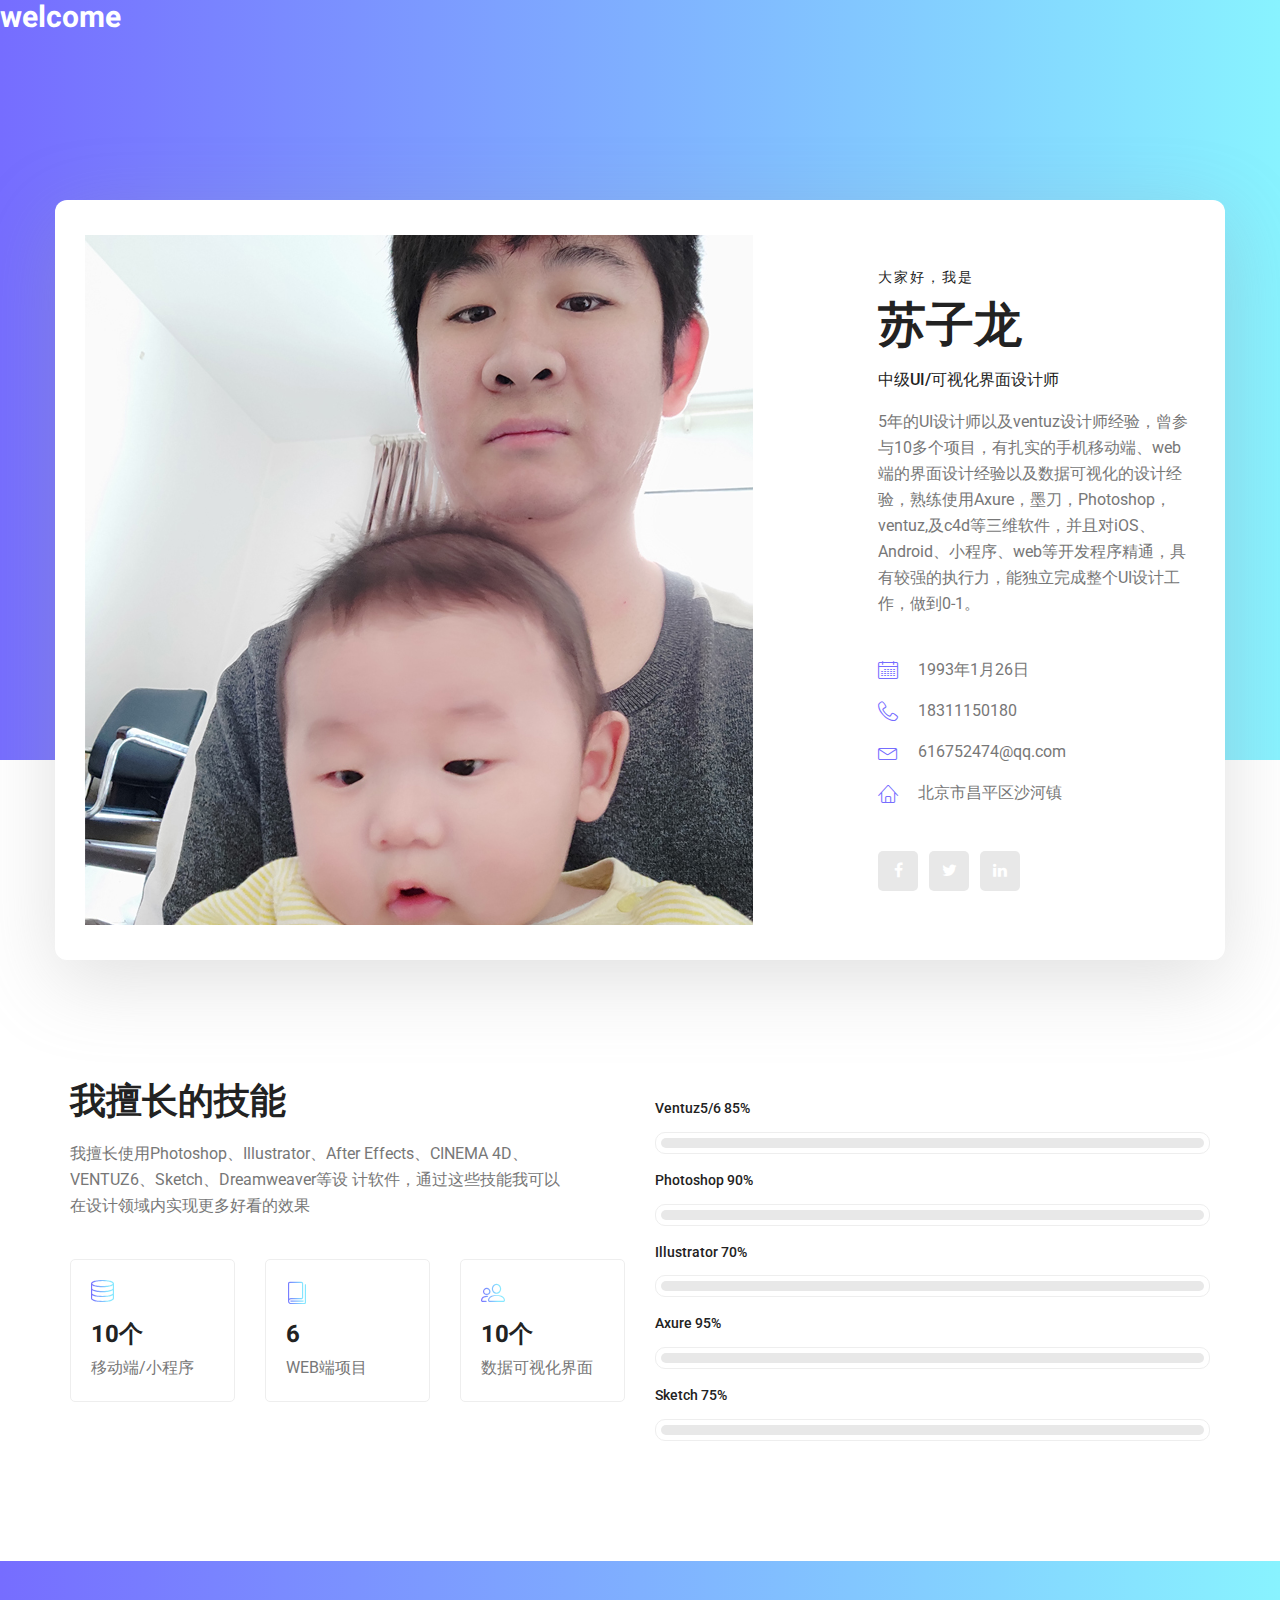
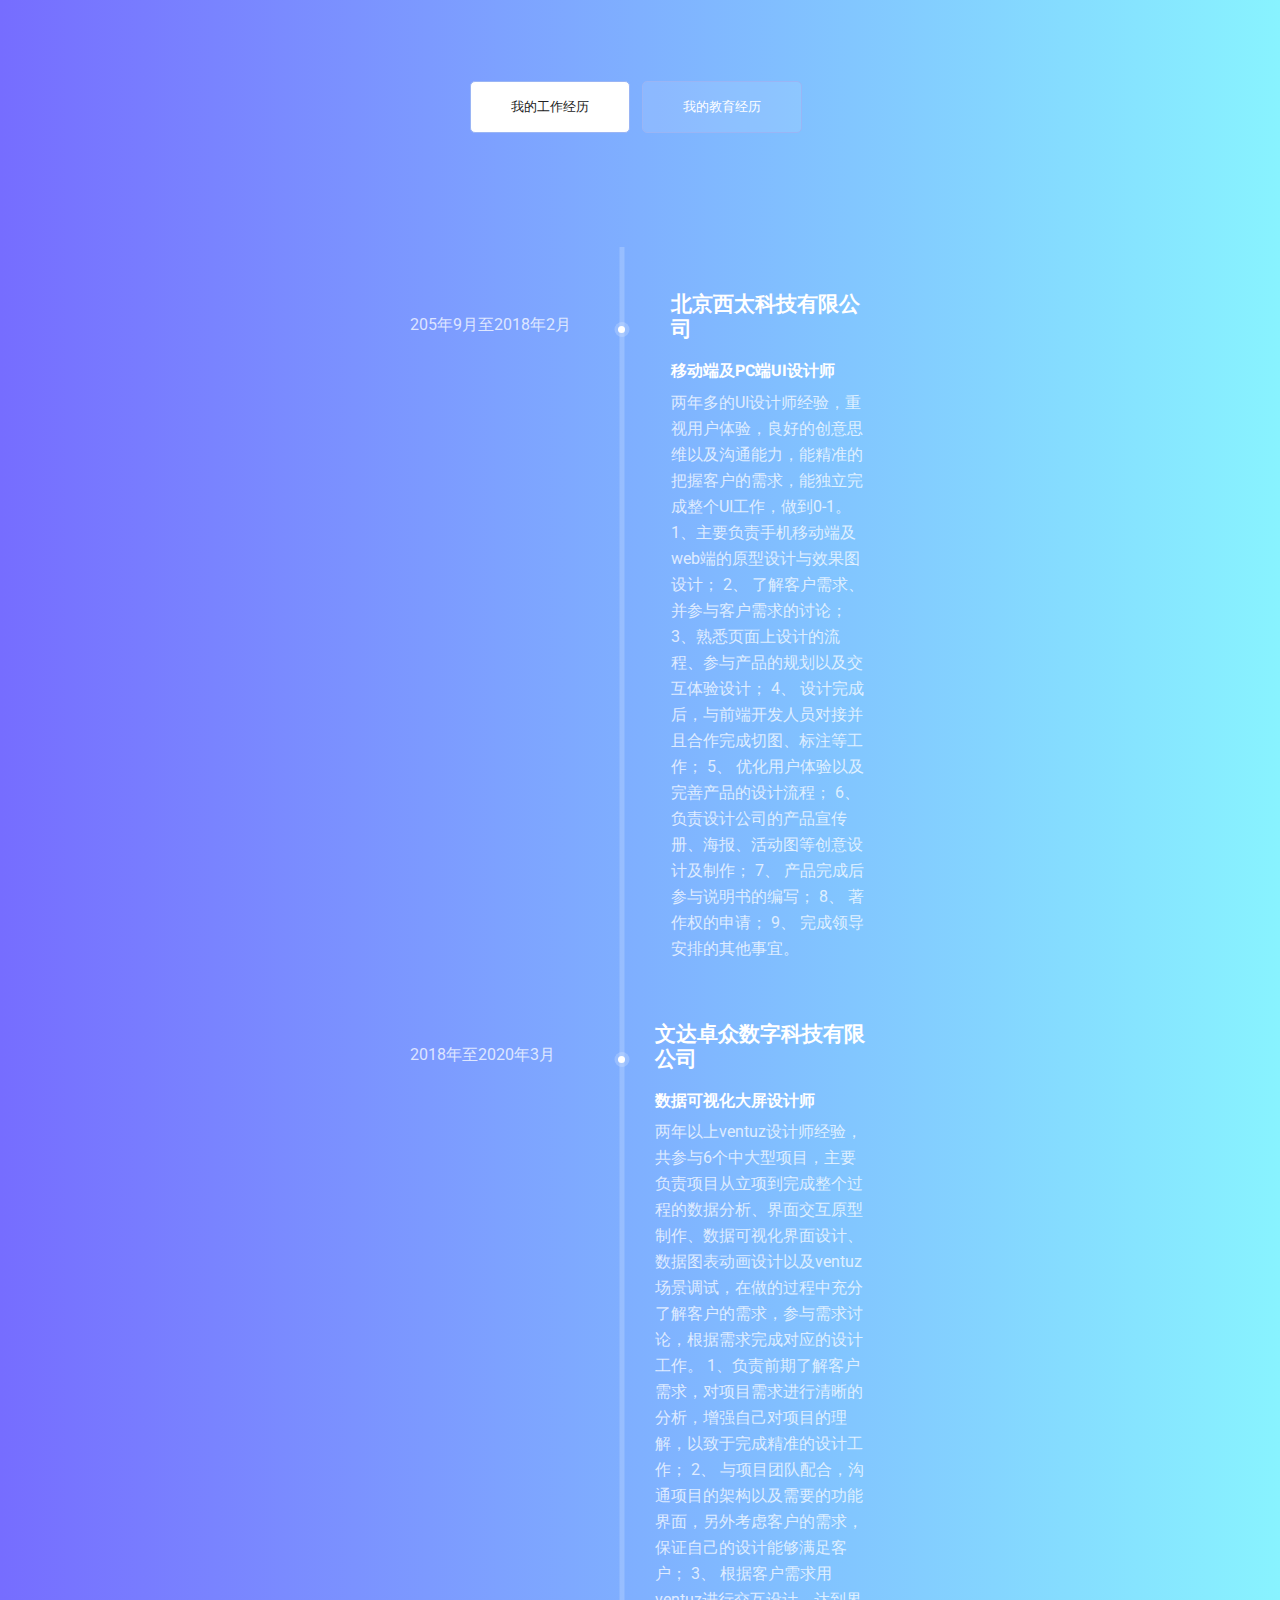
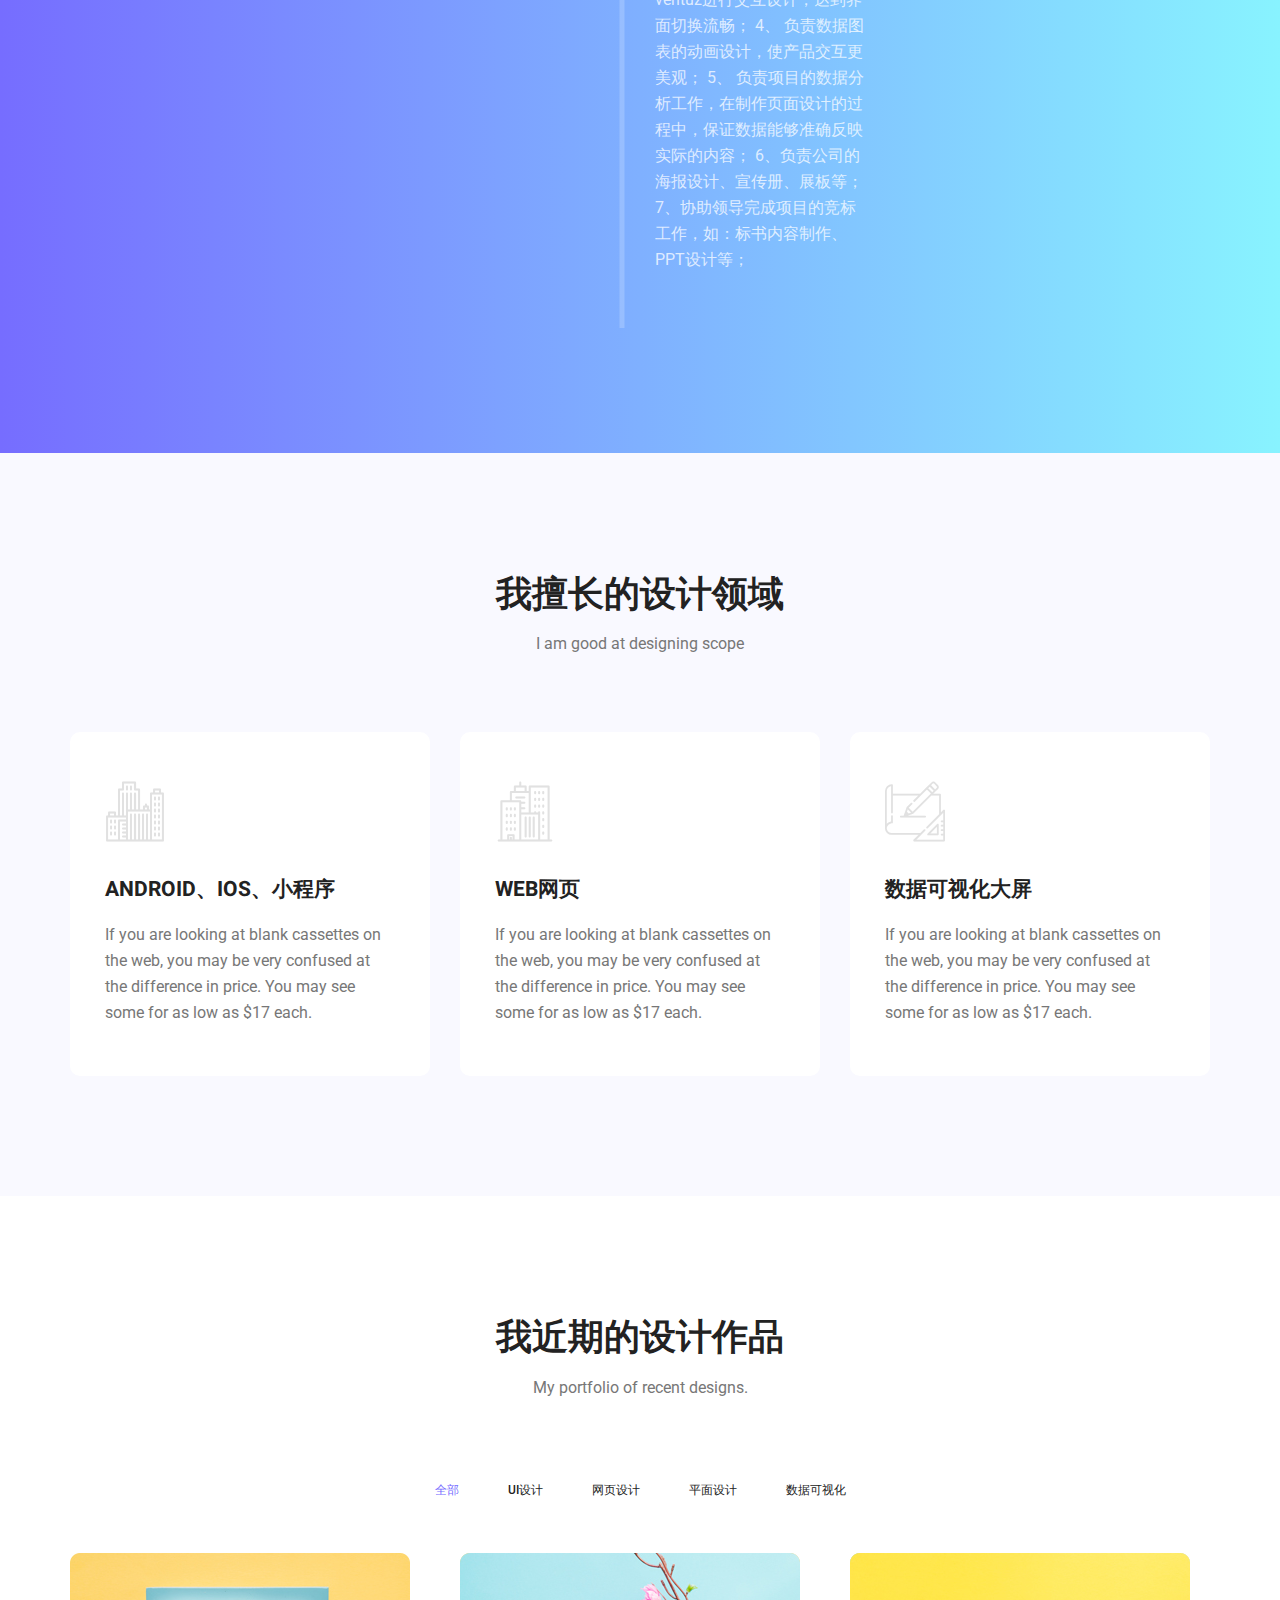
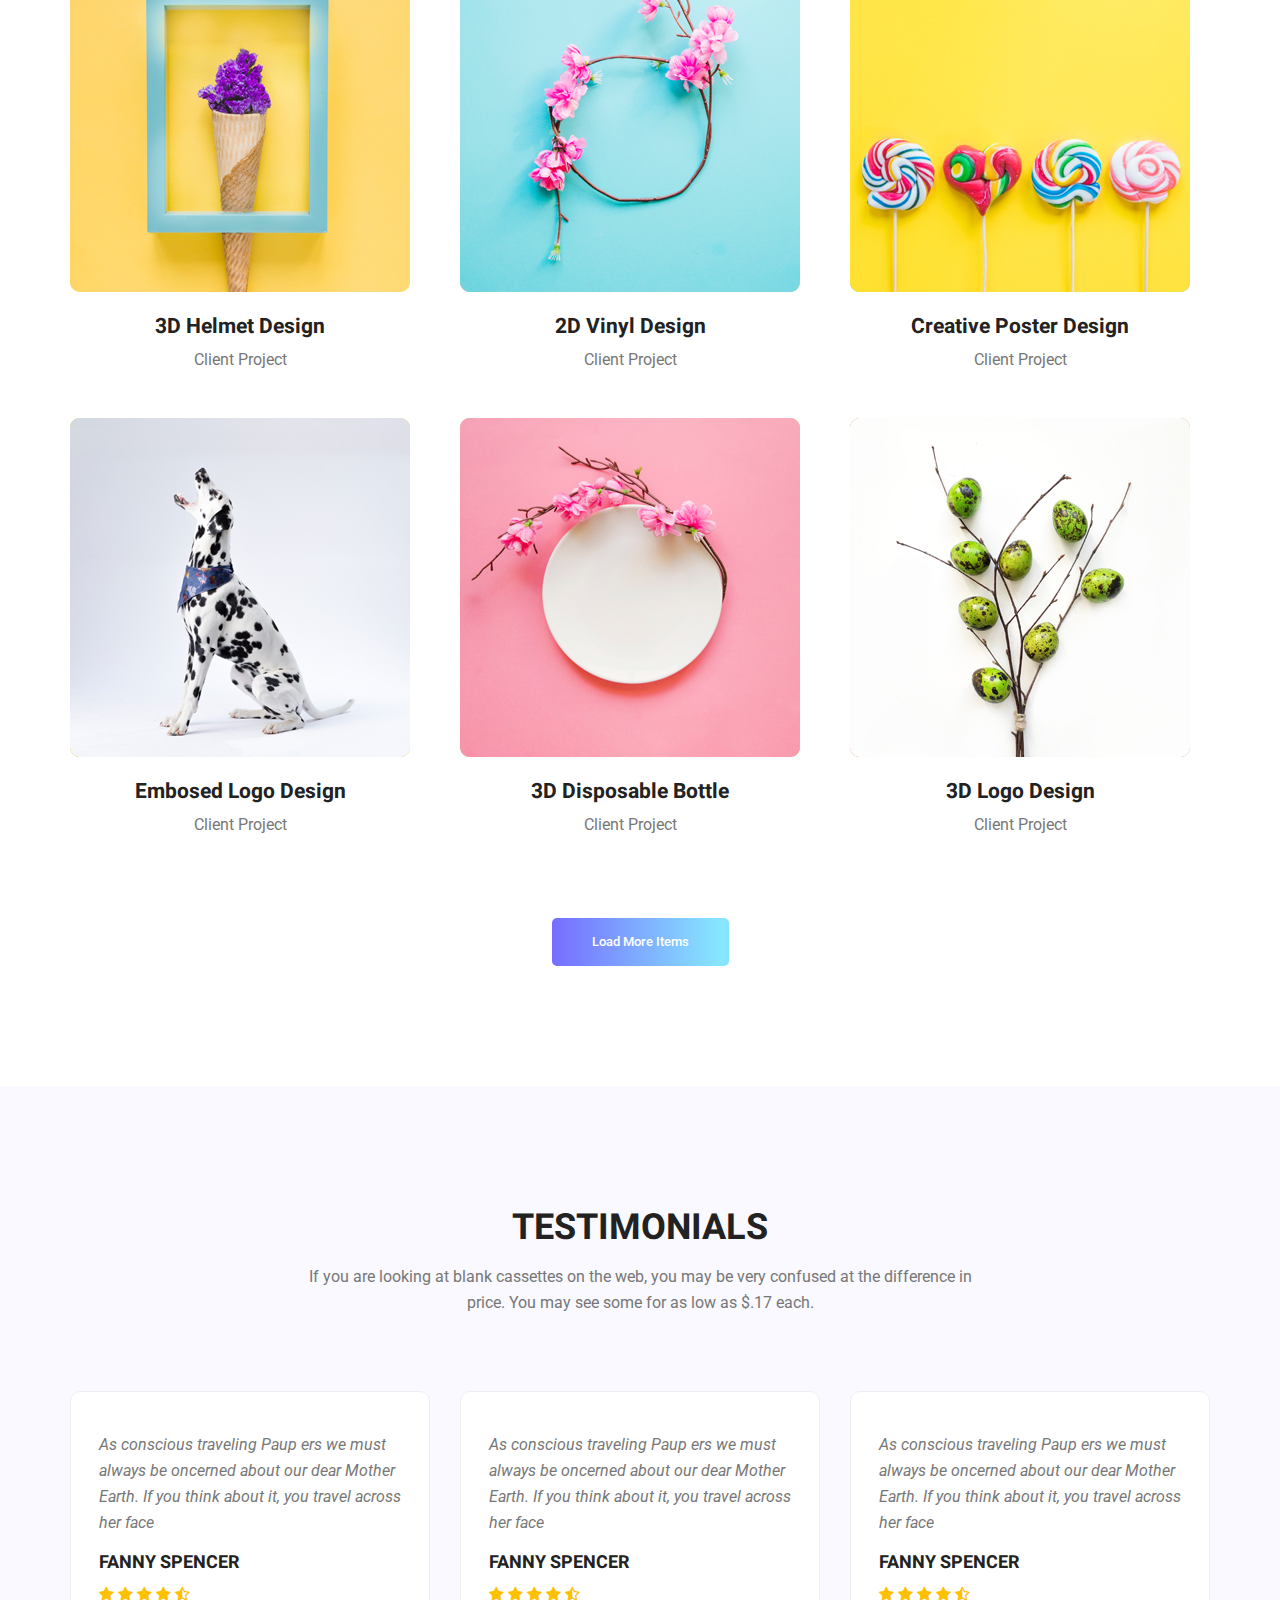
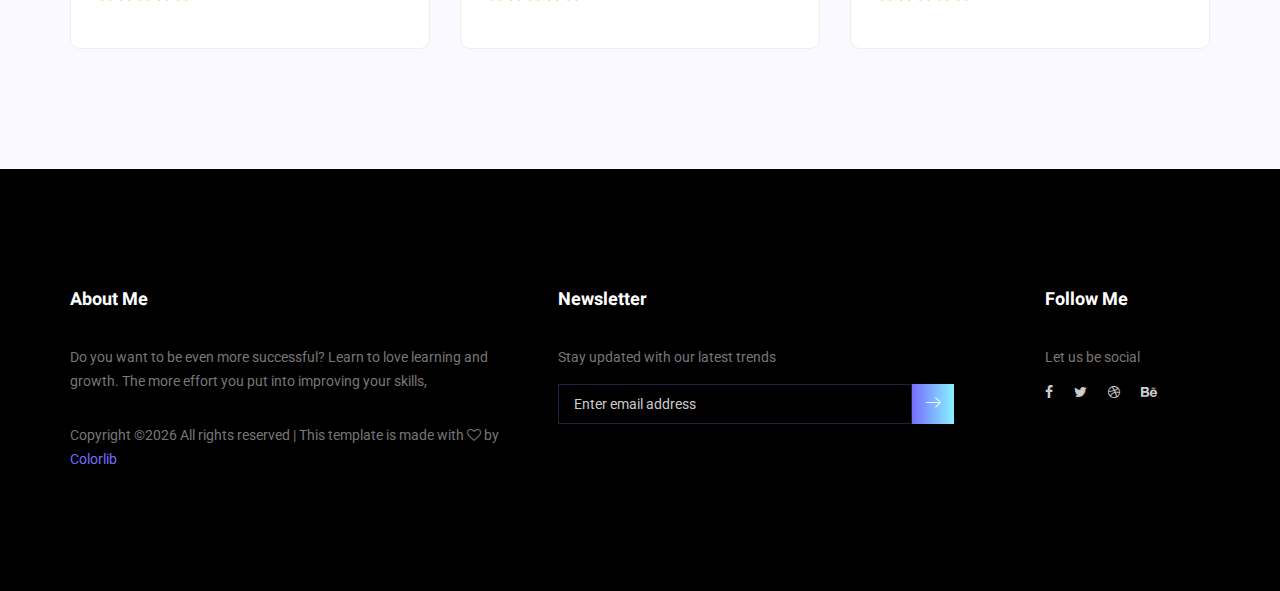
<file: index.html>
<!doctype html>
<html lang="en">
    <head>
        <!-- Required meta tags -->
        <meta charset="utf-8">
        <meta name="viewport" content="width=device-width, initial-scale=1, shrink-to-fit=no">
        <link rel="icon" href="img/favicon.png" type="image/png">
        <title>苏子龙个人简历</title>
        <!-- Bootstrap CSS -->
        <link rel="stylesheet" href="css/bootstrap.css">
        <link rel="stylesheet" href="vendors/linericon/style.css">
        <link rel="stylesheet" href="css/font-awesome.min.css">
        <link rel="stylesheet" href="vendors/owl-carousel/owl.carousel.min.css">
        <link rel="stylesheet" href="vendors/lightbox/simpleLightbox.css">
        <link rel="stylesheet" href="vendors/nice-select/css/nice-select.css">
        <link rel="stylesheet" href="vendors/animate-css/animate.css">
        <link rel="stylesheet" href="vendors/popup/magnific-popup.css">
        <link rel="stylesheet" href="vendors/flaticon/flaticon.css">
        <!-- main css -->
        <link rel="stylesheet" href="css/style.css">
        <link rel="stylesheet" href="css/responsive.css">
    </head>
    <body>
        
        <!--================Header Menu Area =================-->
        <header class="header_area">
            <div class="main_menu">
				<h2 style="color: white">welcome</h2>
            </div>
        </header>
        <!--================Header Menu Area =================-->
        
        <!--================Home Banner Area =================-->
        <section class="home_banner_area">
           	<div class="container box_1620">
           		<div class="banner_inner d-flex align-items-center">
					<div class="banner_content">
						<div class="media">
							<div class="d-flex">
								<img src="img/personal.jpg" alt="">
							</div>
							<div class="media-body">
								<div class="personal_text">
									<h6>大家好，我是</h6>
									<h3>苏子龙</h3>
									<h4>中级UI/可视化界面设计师</h4>
									<p>5年的UI设计师以及ventuz设计师经验，曾参与10多个项目，有扎实的手机移动端、web端的界面设计经验以及数据可视化的设计经验，熟练使用Axure，墨刀，Photoshop，ventuz,及c4d等三维软件，并且对iOS、Android、小程序、web等开发程序精通，具有较强的执行力，能独立完成整个UI设计工作，做到0-1。</p>
									<ul class="list basic_info">
										<li><a href="#"><i class="lnr lnr-calendar-full"></i> 1993年1月26日</a></li>
										<li><a href="#"><i class="lnr lnr-phone-handset"></i> 18311150180</a></li>
										<li><a href="#"><i class="lnr lnr-envelope"></i> 616752474@qq.com</a></li>
										<li><a href="#"><i class="lnr lnr-home"></i> 北京市昌平区沙河镇</a></li>
									</ul>
									<ul class="list personal_social">
										<li><a href="http://www.baidu.com"><i class="fa fa-facebook"></i></a></li>
										<li><a href="#"><i class="fa fa-twitter"></i></a></li>
										<li><a href="#"><i class="fa fa-linkedin"></i></a></li>
									</ul>
								</div>
							</div>
						</div>
					</div>
				</div>
            </div>
        </section>
        <!--================End Home Banner Area =================-->
        
        <!--================Welcome Area =================-->
        <section class="welcome_area p_120">
        	<div class="container">
        		<div class="row welcome_inner">
        			<div class="col-lg-6">
        				<div class="welcome_text">
        					<h4>我擅长的技能</h4>
        					<p>我擅长使用Photoshop、Illustrator、After Effects、CINEMA 4D、VENTUZ6、Sketch、Dreamweaver等设
								计软件，通过这些技能我可以在设计领域内实现更多好看的效果</p>
        					<div class="row">
        						<div class="col-md-4">
        							<div class="wel_item">
        								<i class="lnr lnr-database"></i>
        								<h4>10个</h4>
        								<p>移动端/小程序</p>
        							</div>
        						</div>
        						<div class="col-md-4">
        							<div class="wel_item">
        								<i class="lnr lnr-book"></i>
        								<h4>6</h4>
        								<p>WEB端项目</p>
        							</div>
        						</div>
        						<div class="col-md-4">
        							<div class="wel_item">
        								<i class="lnr lnr-users"></i>
        								<h4>10个</h4>
        								<p>数据可视化界面</p>
        							</div>
        						</div>
        					</div>
        				</div>
        			</div>
        			<div class="col-lg-6">
        				<div class="tools_expert">
        					<div class="skill_main">
								<div class="skill_item">
									<h4>Ventuz5/6 <span class="counter">85</span>%</h4>
									<div class="progress_br">
										<div class="progress">
											<div class="progress-bar" role="progressbar" aria-valuenow="85" aria-valuemin="0" aria-valuemax="100"></div>
										</div>
									</div>
								</div>
								<div class="skill_item">
									<h4>Photoshop <span class="counter">90</span>%</h4>
									<div class="progress_br">
										<div class="progress">
											<div class="progress-bar" role="progressbar" aria-valuenow="90" aria-valuemin="0" aria-valuemax="100"></div>
										</div>
									</div>
								</div>
								<div class="skill_item">
									<h4>Illustrator <span class="counter">70</span>%</h4>
									<div class="progress_br">
										<div class="progress">
											<div class="progress-bar" role="progressbar" aria-valuenow="70" aria-valuemin="0" aria-valuemax="100"></div>
										</div>
									</div>
								</div>
								<div class="skill_item">
									<h4>Axure <span class="counter">95</span>%</h4>
									<div class="progress_br">
										<div class="progress">
											<div class="progress-bar" role="progressbar" aria-valuenow="95" aria-valuemin="0" aria-valuemax="100"></div>
										</div>
									</div>
								</div>
								<div class="skill_item">
									<h4>Sketch <span class="counter">75</span>%</h4>
									<div class="progress_br">
										<div class="progress">
											<div class="progress-bar" role="progressbar" aria-valuenow="75" aria-valuemin="0" aria-valuemax="100"></div>
										</div>
									</div>
								</div>
							</div>
        				</div>
        			</div>
        		</div>
        	</div>
        </section>
        <!--================End Welcome Area =================-->
        
        <!--================My Tabs Area =================-->
		        <section class="mytabs_area p_120">
        	<div class="container">
        		<div class="tabs_inner">
					<ul class="nav nav-tabs" id="myTab" role="tablist">
						<li class="nav-item">
							<a class="nav-link active" id="home-tab" data-toggle="tab" href="#home" role="tab" aria-controls="home" aria-selected="true">我的工作经历</a>
						</li>
						<li class="nav-item">
							<a class="nav-link" id="profile-tab" data-toggle="tab" href="#profile" role="tab" aria-controls="profile" aria-selected="false">我的教育经历</a>
						</li>
					</ul>
					<div class="tab-content" id="myTabContent">
						<div class="tab-pane fade show active" id="home" role="tabpanel" aria-labelledby="home-tab">
							<ul class="list">
								<li>
									<span></span>
									<div class="media">
										<div class="d-flex">
											<p>205年9月至2018年2月</p>
										</div>
										<div class="media-body">
											<h4>北京西太科技有限公司</h4>
											<h5 style="color: white">移动端及PC端UI设计师</h5>
											<p>两年多的UI设计师经验，重视用户体验，良好的创意思维以及沟通能力，能精准的把握客户的需求，能独立完成整个UI工作，做到0-1。 1、主要负责手机移动端及web端的原型设计与效果图设计； 2、 了解客户需求、并参与客户需求的讨论； 3、熟悉页面上设计的流程、参与产品的规划以及交互体验设计； 4、 设计完成后，与前端开发人员对接并且合作完成切图、标注等工作； 5、 优化用户体验以及完善产品的设计流程； 6、负责设计公司的产品宣传册、海报、活动图等创意设计及制作； 7、 产品完成后参与说明书的编写； 8、 著作权的申请； 9、 完成领导安排的其他事宜。</p>
										</div>
									</div>
								</li>
								<li>
									<span></span>
									<div class="media">
										<div class="d-flex">
											<p>2018年至2020年3月</p>
										</div>
										<div class="media-body">
											<h4>文达卓众数字科技有限公司</h4>
											<h5 style="color: white">数据可视化大屏设计师</h5>
											<p>两年以上ventuz设计师经验，共参与6个中大型项目，主要负责项目从立项到完成整个过程的数据分析、界面交互原型制作、数据可视化界面设计、数据图表动画设计以及ventuz场景调试，在做的过程中充分了解客户的需求，参与需求讨论，根据需求完成对应的设计工作。 1、负责前期了解客户需求，对项目需求进行清晰的分析，增强自己对项目的理解，以致于完成精准的设计工作； 2、 与项目团队配合，沟通项目的架构以及需要的功能界面，另外考虑客户的需求，保证自己的设计能够满足客户； 3、 根据客户需求用ventuz进行交互设计，达到界面切换流畅； 4、 负责数据图表的动画设计，使产品交互更美观； 5、 负责项目的数据分析工作，在制作页面设计的过程中，保证数据能够准确反映实际的内容； 6、负责公司的海报设计、宣传册、展板等； 7、协助领导完成项目的竞标工作，如：标书内容制作、PPT设计等；</p>
										</div>
									</div>
								</li>

							</ul>
						</div>
						<div class="tab-pane fade" id="profile" role="tabpanel" aria-labelledby="profile-tab">
							<ul class="list">
								<li>
									<span></span>
									<div class="media">
										<div class="d-flex">
											<p>2013年9月至2015年7月</p>
										</div>
										<div class="media-body">
											<h4>张家口职业技术学院</h4>
											<p>计算机信息管理专业</p>
										</div>
									</div>
								</li>
								<li>
									<span></span>
									<div class="media">
										<div class="d-flex">
											<p>2015年2月至2015年8月</p>
										</div>
										<div class="media-body">
											<h4>火星时代</h4>
											<p>UI视觉</p>
										</div>
									</div>
								</li>

							</ul>
						</div>
					</div>
        		</div>
        	</div>
        </section>
        <!--================End My Tabs Area =================-->

        <!--================End My Tabs Area =================-->

        <!--================End My Tabs Area =================-->
        
        <!--================Feature Area =================-->
        <section class="feature_area p_120">
        	<div class="container">
        		<div class="main_title">
        			<h2>我擅长的设计领域</h2>
        			<p>I am good at designing scope</p>
        		</div>
        		<div class="feature_inner row">
        			<div class="col-lg-4 col-md-6">
        				<div class="feature_item">
        					<i class="flaticon-city"></i>
        					<h4>Android、iOS、小程序</h4>
        					<p>If you are looking at blank cassettes on the web, you may be very confused at the difference in price. You may see some for as low as $17 each.</p>
        				</div>
        			</div>
        			<div class="col-lg-4 col-md-6">
        				<div class="feature_item">
        					<i class="flaticon-skyline"></i>
        					<h4>WEb网页</h4>
        					<p>If you are looking at blank cassettes on the web, you may be very confused at the difference in price. You may see some for as low as $17 each.</p>
        				</div>
        			</div>
        			<div class="col-lg-4 col-md-6">
        				<div class="feature_item">
        					<i class="flaticon-sketch"></i>
        					<h4>数据可视化大屏</h4>
        					<p>If you are looking at blank cassettes on the web, you may be very confused at the difference in price. You may see some for as low as $17 each.</p>
        				</div>
        			</div>
        		</div>
        	</div>
        </section>
        <!--================End Feature Area =================-->
        
        <!--================Home Gallery Area =================-->
        <section class="home_gallery_area p_120">
        	<div class="container">
        		<div class="main_title">
        			<h2>我近期的设计作品</h2>
        			<p>My portfolio of recent designs.</p>
        		</div>
        		<div class="isotope_fillter">
        			<ul class="gallery_filter list">
						<li class="active" data-filter="*"><a href="#">全部</a></li>
						<li data-filter=".brand"><a href="#">UI设计</a></li>
						<li data-filter=".manipul"><a href="#">网页设计</a></li>
						<li data-filter=".creative"><a href="#">平面设计</a></li>
						<li data-filter=".design"><a href="#">数据可视化</a></li>
					</ul>
        		</div>
        	</div>
        	<div class="container">
        		<div class="gallery_f_inner row imageGallery1">
        			<div class="col-lg-4 col-md-4 col-sm-6 brand manipul design print">
        				<div class="h_gallery_item">
        					<div class="g_img_item">
        						<img class="img-fluid" src="img/gallery/project-1.jpg" alt="">
        						<a class="light" href="img/gallery/project-1.jpg"><img src="img/gallery/icon.png" alt=""></a>
        					</div>
        					<div class="g_item_text">
        						<h4>3D Helmet Design</h4>
        						<p>Client Project</p>
        					</div>
        				</div>
        			</div>
        			<div class="col-lg-4 col-md-4 col-sm-6 brand manipul creative">
        				<div class="h_gallery_item">
        					<div class="g_img_item">
        						<img class="img-fluid" src="img/gallery/project-2.jpg" alt="">
        						<a class="light" href="img/gallery/project-2.jpg"><img src="img/gallery/icon.png" alt=""></a>
        					</div>
        					<div class="g_item_text">
        						<h4>2D Vinyl Design</h4>
        						<p>Client Project</p>
        					</div>
        				</div>
        			</div>
        			<div class="col-lg-4 col-md-4 col-sm-6 manipul creative design print">
        				<div class="h_gallery_item">
        					<div class="g_img_item">
        						<img class="img-fluid" src="img/gallery/project-3.jpg" alt="">
        						<a class="light" href="img/gallery/project-3.jpg"><img src="img/gallery/icon.png" alt=""></a>
        					</div>
        					<div class="g_item_text">
        						<h4>Creative Poster Design</h4>
        						<p>Client Project</p>
        					</div>
        				</div>
        			</div>
        			<div class="col-lg-4 col-md-4 col-sm-6 brand creative print">
        				<div class="h_gallery_item">
        					<div class="g_img_item">
        						<img class="img-fluid" src="img/gallery/project-4.jpg" alt="">
        						<a class="light" href="img/gallery/project-4.jpg"><img src="img/gallery/icon.png" alt=""></a>
        					</div>
        					<div class="g_item_text">
        						<h4>Embosed Logo Design</h4>
        						<p>Client Project</p>
        					</div>
        				</div>
        			</div>
        			<div class="col-lg-4 col-md-4 col-sm-6 brand manipul design">
        				<div class="h_gallery_item">
        					<div class="g_img_item">
        						<img class="img-fluid" src="img/gallery/project-5.jpg" alt="">
        						<a class="light" href="img/gallery/project-5.jpg"><img src="img/gallery/icon.png" alt=""></a>
        					</div>
        					<div class="g_item_text">
        						<h4>3D Disposable Bottle</h4>
        						<p>Client Project</p>
        					</div>
        				</div>
        			</div>
        			<div class="col-lg-4 col-md-4 col-sm-6 brand creative">
        				<div class="h_gallery_item">
        					<div class="g_img_item">
        						<img class="img-fluid" src="img/gallery/project-6.jpg" alt="">
        						<a class="light" href="img/gallery/project-6.jpg"><img src="img/gallery/icon.png" alt=""></a>
        					</div>
        					<div class="g_item_text">
        						<h4>3D Logo Design</h4>
        						<p>Client Project</p>
        					</div>
        				</div>
        			</div>
        		</div>
        		<div class="more_btn">
        			<a class="main_btn" href="#">Load More Items</a>
        		</div>
        	</div>
        </section>
        <!--================End Home Gallery Area =================-->
        
        <!--================Testimonials Area =================-->
        <section class="testimonials_area p_120">
        	<div class="container">
        		<div class="main_title">
        			<h2>Testimonials</h2>
        			<p>If you are looking at blank cassettes on the web, you may be very confused at the difference in price. You may see some for as low as $.17 each.</p>
        		</div>
        		<div class="testi_inner">
					<div class="testi_slider owl-carousel">
						<div class="item">
							<div class="testi_item">
								<p>As conscious traveling Paup ers we must always be oncerned about our dear Mother Earth. If you think about it, you travel across her face</p>
								<h4>Fanny Spencer</h4>
								<a href="#"><i class="fa fa-star"></i></a>
								<a href="#"><i class="fa fa-star"></i></a>
								<a href="#"><i class="fa fa-star"></i></a>
								<a href="#"><i class="fa fa-star"></i></a>
								<a href="#"><i class="fa fa-star-half-o"></i></a>
							</div>
						</div>
						<div class="item">
							<div class="testi_item">
								<p>As conscious traveling Paup ers we must always be oncerned about our dear Mother Earth. If you think about it, you travel across her face</p>
								<h4>Fanny Spencer</h4>
								<a href="#"><i class="fa fa-star"></i></a>
								<a href="#"><i class="fa fa-star"></i></a>
								<a href="#"><i class="fa fa-star"></i></a>
								<a href="#"><i class="fa fa-star"></i></a>
								<a href="#"><i class="fa fa-star-half-o"></i></a>
							</div>
						</div>
						<div class="item">
							<div class="testi_item">
								<p>As conscious traveling Paup ers we must always be oncerned about our dear Mother Earth. If you think about it, you travel across her face</p>
								<h4>Fanny Spencer</h4>
								<a href="#"><i class="fa fa-star"></i></a>
								<a href="#"><i class="fa fa-star"></i></a>
								<a href="#"><i class="fa fa-star"></i></a>
								<a href="#"><i class="fa fa-star"></i></a>
								<a href="#"><i class="fa fa-star-half-o"></i></a>
							</div>
						</div>
					</div>
        		</div>
        	</div>
        </section>
        <!--================End Testimonials Area =================-->
        
        <!--================Footer Area =================-->
        <footer class="footer_area p_120">
        	<div class="container">
        		<div class="row footer_inner">
        			<div class="col-lg-5 col-sm-6">
        				<aside class="f_widget ab_widget">
        					<div class="f_title">
        						<h3>About Me</h3>
        					</div>
        					<p>Do you want to be even more successful? Learn to love learning and growth. The more effort you put into improving your skills,</p>
        					<p><!-- Link back to Colorlib can't be removed. Template is licensed under CC BY 3.0. -->
Copyright &copy;<script>document.write(new Date().getFullYear());</script> All rights reserved | This template is made with <i class="fa fa-heart-o" aria-hidden="true"></i> by <a href="https://colorlib.com" target="_blank">Colorlib</a>
<!-- Link back to Colorlib can't be removed. Template is licensed under CC BY 3.0. --></p>
        				</aside>
        			</div>
        			<div class="col-lg-5 col-sm-6">
        				<aside class="f_widget news_widget">
        					<div class="f_title">
        						<h3>Newsletter</h3>
        					</div>
        					<p>Stay updated with our latest trends</p>
        					<div id="mc_embed_signup">
                                <form target="_blank" action="https://spondonit.us12.list-manage.com/subscribe/post?u=1462626880ade1ac87bd9c93a&amp;id=92a4423d01" method="get" class="subscribe_form relative">
                                	<div class="input-group d-flex flex-row">
                                        <input name="EMAIL" placeholder="Enter email address" onfocus="this.placeholder = ''" onblur="this.placeholder = 'Email Address '" required="" type="email">
                                        <button class="btn sub-btn"><span class="lnr lnr-arrow-right"></span></button>		
                                    </div>				
                                    <div class="mt-10 info"></div>
                                </form>
                            </div>
        				</aside>
        			</div>
        			<div class="col-lg-2">
        				<aside class="f_widget social_widget">
        					<div class="f_title">
        						<h3>Follow Me</h3>
        					</div>
        					<p>Let us be social</p>
        					<ul class="list">
        						<li><a href="#"><i class="fa fa-facebook"></i></a></li>
        						<li><a href="#"><i class="fa fa-twitter"></i></a></li>
        						<li><a href="#"><i class="fa fa-dribbble"></i></a></li>
        						<li><a href="#"><i class="fa fa-behance"></i></a></li>
        					</ul>
        				</aside>
        			</div>
        		</div>
        	</div>
        </footer>
        <!--================End Footer Area =================-->
        
        
        
        
        
        
        <!-- Optional JavaScript -->
        <!-- jQuery first, then Popper.js, then Bootstrap JS -->
        <script src="js/jquery-3.3.1.min.js"></script>
        <script src="js/popper.js"></script>
        <script src="js/bootstrap.min.js"></script>
        <script src="js/stellar.js"></script>
        <script src="vendors/lightbox/simpleLightbox.min.js"></script>
        <script src="vendors/nice-select/js/jquery.nice-select.min.js"></script>
        <script src="vendors/isotope/imagesloaded.pkgd.min.js"></script>
        <script src="vendors/isotope/isotope.pkgd.min.js"></script>
        <script src="vendors/owl-carousel/owl.carousel.min.js"></script>
        <script src="vendors/popup/jquery.magnific-popup.min.js"></script>
        <script src="js/jquery.ajaxchimp.min.js"></script>
        <script src="vendors/counter-up/jquery.waypoints.min.js"></script>
        <script src="vendors/counter-up/jquery.counterup.min.js"></script>
        <script src="js/mail-script.js"></script>
        <script src="js/theme.js"></script>
    </body>
</html>
</file>
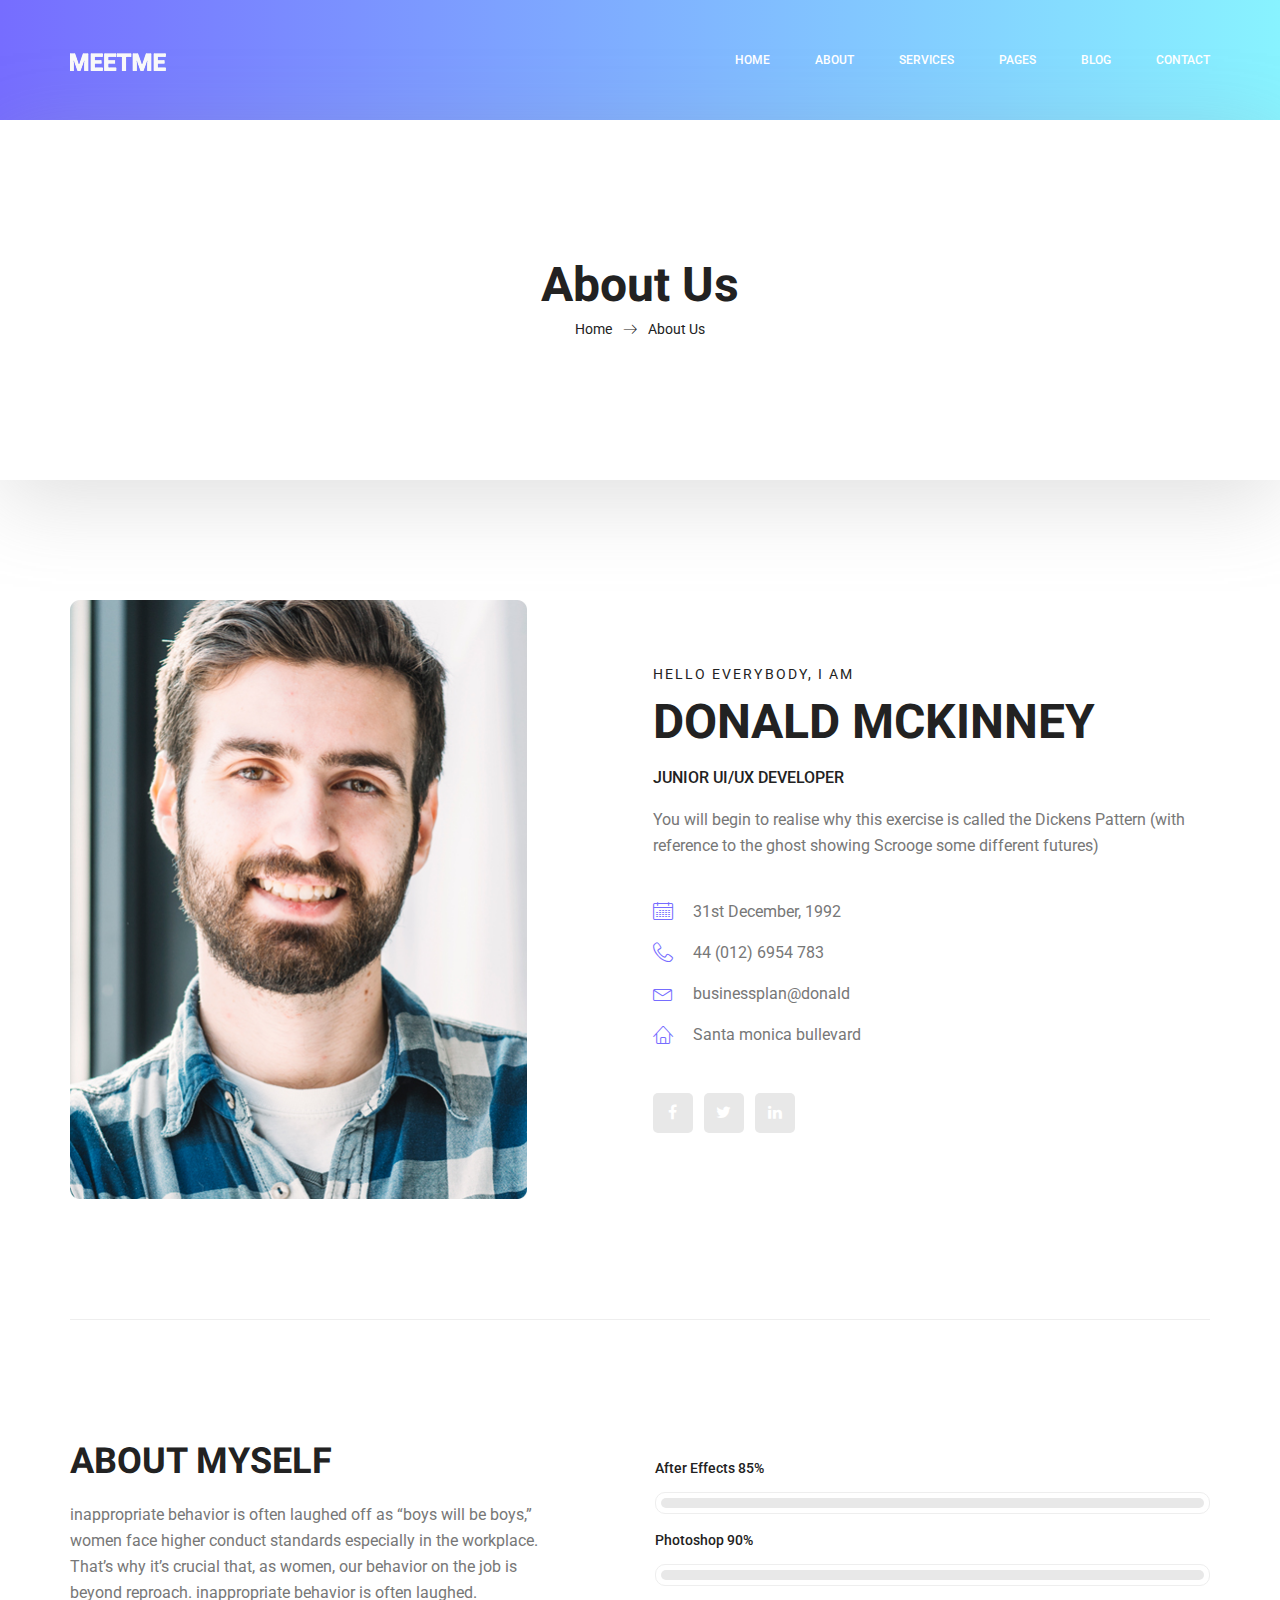
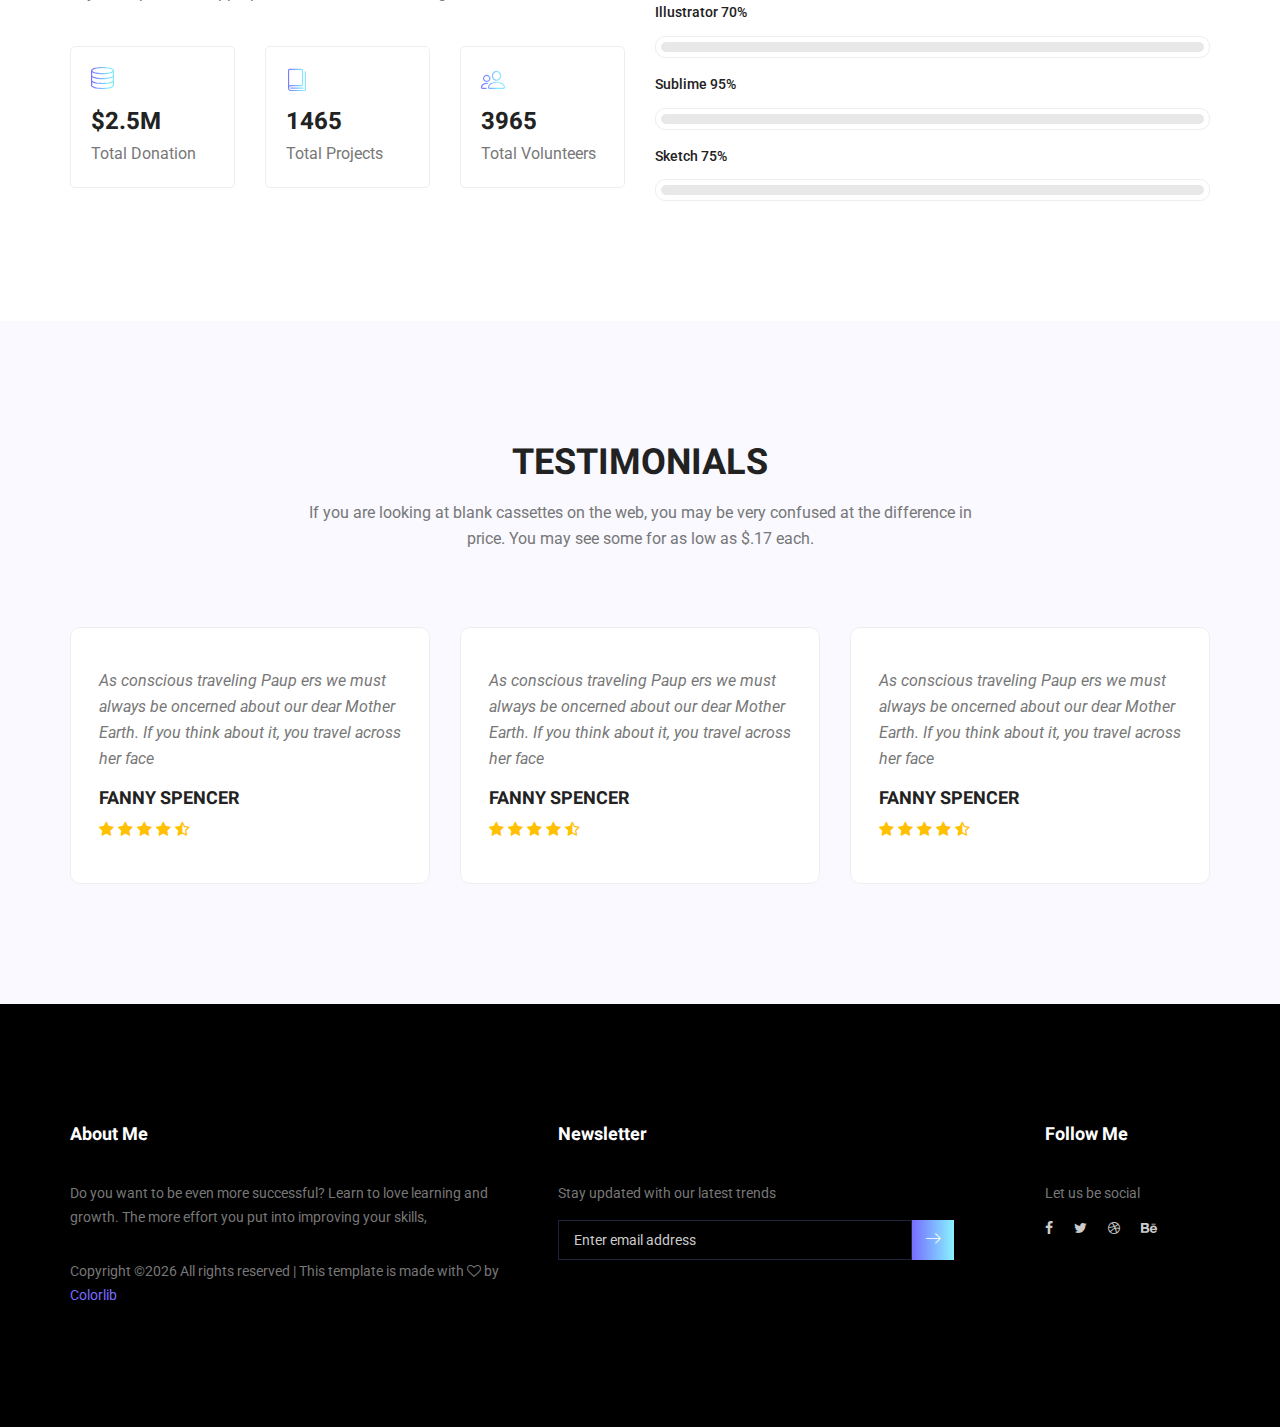
<file: about-us.html>
<!doctype html>
<html lang="en">
    <head>
        <!-- Required meta tags -->
        <meta charset="utf-8">
        <meta name="viewport" content="width=device-width, initial-scale=1, shrink-to-fit=no">
        <link rel="icon" href="img/favicon.png" type="image/png">
        <title>MeetMe Personal</title>
        <!-- Bootstrap CSS -->
        <link rel="stylesheet" href="css/bootstrap.css">
        <link rel="stylesheet" href="vendors/linericon/style.css">
        <link rel="stylesheet" href="css/font-awesome.min.css">
        <link rel="stylesheet" href="vendors/owl-carousel/owl.carousel.min.css">
        <link rel="stylesheet" href="vendors/lightbox/simpleLightbox.css">
        <link rel="stylesheet" href="vendors/nice-select/css/nice-select.css">
        <link rel="stylesheet" href="vendors/animate-css/animate.css">
        <link rel="stylesheet" href="vendors/popup/magnific-popup.css">
        <!-- main css -->
        <link rel="stylesheet" href="css/style.css">
        <link rel="stylesheet" href="css/responsive.css">
    </head>
    <body>
        
        <!--================Header Menu Area =================-->
        <header class="header_area">
            <div class="main_menu">
            	<nav class="navbar navbar-expand-lg navbar-light">
					<div class="container box_1620">
						<!-- Brand and toggle get grouped for better mobile display -->
						<a class="navbar-brand logo_h" href="index.html"><img src="img/logo.png" alt=""></a>
						<button class="navbar-toggler" type="button" data-toggle="collapse" data-target="#navbarSupportedContent" aria-controls="navbarSupportedContent" aria-expanded="false" aria-label="Toggle navigation">
							<span class="icon-bar"></span>
							<span class="icon-bar"></span>
							<span class="icon-bar"></span>
						</button>
						<!-- Collect the nav links, forms, and other content for toggling -->
						<div class="collapse navbar-collapse offset" id="navbarSupportedContent">
							<ul class="nav navbar-nav menu_nav ml-auto">
								<li class="nav-item active"><a class="nav-link" href="index.html">Home</a></li> 
								<li class="nav-item"><a class="nav-link" href="about-us.html">About</a></li> 
								<li class="nav-item"><a class="nav-link" href="services.html">Services</a></li> 
								<li class="nav-item submenu dropdown">
									<a href="#" class="nav-link dropdown-toggle" data-toggle="dropdown" role="button" aria-haspopup="true" aria-expanded="false">Pages</a>
									<ul class="dropdown-menu">
										<li class="nav-item"><a class="nav-link" href="portfolio.html">Portfolio</a></li>
										<li class="nav-item"><a class="nav-link" href="elements.html">Elements</a></li>
									</ul>
								</li> 
								<li class="nav-item submenu dropdown">
									<a href="#" class="nav-link dropdown-toggle" data-toggle="dropdown" role="button" aria-haspopup="true" aria-expanded="false">Blog</a>
									<ul class="dropdown-menu">
										<li class="nav-item"><a class="nav-link" href="blog.html">Blog</a></li>
										<li class="nav-item"><a class="nav-link" href="single-blog.html">Blog Details</a></li>
									</ul>
								</li> 
								<li class="nav-item"><a class="nav-link" href="contact.html">Contact</a></li>
							</ul>
						</div> 
					</div>
            	</nav>
            </div>
        </header>
        <!--================Header Menu Area =================-->
        
        <!--================Home Banner Area =================-->
        <section class="banner_area">
            <div class="box_1620">
				<div class="banner_inner d-flex align-items-center">
					<div class="container">
						<div class="banner_content text-center">
							<h2>About Us</h2>
							<div class="page_link">
								<a href="index.html">Home</a>
								<a href="about-us.html">About Us</a>
							</div>
						</div>
					</div>
				</div>
            </div>
        </section>
        <!--================End Home Banner Area =================-->
        
        
        <!--================Home Banner Area =================-->
        <section class="profile_area">
           	<div class="container">
           		<div class="profile_inner p_120">
					<div class="row">
						<div class="col-lg-5">
							<img class="img-fluid" src="img/personal-2.jpg" alt="">
						</div>
						<div class="col-lg-7">
							<div class="personal_text">
								<h6>Hello Everybody, i am</h6>
								<h3>Donald McKinney</h3>
								<h4>Junior UI/UX Developer</h4>
								<p>You will begin to realise why this exercise is called the Dickens Pattern (with reference to the ghost showing Scrooge some different futures)</p>
								<ul class="list basic_info">
									<li><a href="#"><i class="lnr lnr-calendar-full"></i> 31st December, 1992</a></li>
									<li><a href="#"><i class="lnr lnr-phone-handset"></i> 44 (012) 6954 783</a></li>
									<li><a href="#"><i class="lnr lnr-envelope"></i> businessplan@donald</a></li>
									<li><a href="#"><i class="lnr lnr-home"></i> Santa monica bullevard</a></li>
								</ul>
								<ul class="list personal_social">
									<li><a href="#"><i class="fa fa-facebook"></i></a></li>
									<li><a href="#"><i class="fa fa-twitter"></i></a></li>
									<li><a href="#"><i class="fa fa-linkedin"></i></a></li>
								</ul>
							</div>
						</div>
					</div>
           		</div>
            </div>
        </section>
        <!--================End Home Banner Area =================-->
        
        <!--================Welcome Area =================-->
        <section class="welcome_area p_120">
        	<div class="container">
        		<div class="row welcome_inner">
        			<div class="col-lg-6">
        				<div class="welcome_text">
        					<h4>About Myself</h4>
        					<p>inappropriate behavior is often laughed off as “boys will be boys,” women face higher conduct standards especially in the workplace. That’s why it’s crucial that, as women, our behavior on the job is beyond reproach. inappropriate behavior is often laughed.</p>
        					<div class="row">
        						<div class="col-md-4">
        							<div class="wel_item">
        								<i class="lnr lnr-database"></i>
        								<h4>$2.5M</h4>
        								<p>Total Donation</p>
        							</div>
        						</div>
        						<div class="col-md-4">
        							<div class="wel_item">
        								<i class="lnr lnr-book"></i>
        								<h4>1465</h4>
        								<p>Total Projects</p>
        							</div>
        						</div>
        						<div class="col-md-4">
        							<div class="wel_item">
        								<i class="lnr lnr-users"></i>
        								<h4>3965</h4>
        								<p>Total Volunteers</p>
        							</div>
        						</div>
        					</div>
        				</div>
        			</div>
        			<div class="col-lg-6">
        				<div class="tools_expert">
        					<div class="skill_main">
								<div class="skill_item">
									<h4>After Effects <span class="counter">85</span>%</h4>
									<div class="progress_br">
										<div class="progress">
											<div class="progress-bar" role="progressbar" aria-valuenow="85" aria-valuemin="0" aria-valuemax="100"></div>
										</div>
									</div>
								</div>
								<div class="skill_item">
									<h4>Photoshop <span class="counter">90</span>%</h4>
									<div class="progress_br">
										<div class="progress">
											<div class="progress-bar" role="progressbar" aria-valuenow="90" aria-valuemin="0" aria-valuemax="100"></div>
										</div>
									</div>
								</div>
								<div class="skill_item">
									<h4>Illustrator <span class="counter">70</span>%</h4>
									<div class="progress_br">
										<div class="progress">
											<div class="progress-bar" role="progressbar" aria-valuenow="70" aria-valuemin="0" aria-valuemax="100"></div>
										</div>
									</div>
								</div>
								<div class="skill_item">
									<h4>Sublime <span class="counter">95</span>%</h4>
									<div class="progress_br">
										<div class="progress">
											<div class="progress-bar" role="progressbar" aria-valuenow="95" aria-valuemin="0" aria-valuemax="100"></div>
										</div>
									</div>
								</div>
								<div class="skill_item">
									<h4>Sketch <span class="counter">75</span>%</h4>
									<div class="progress_br">
										<div class="progress">
											<div class="progress-bar" role="progressbar" aria-valuenow="75" aria-valuemin="0" aria-valuemax="100"></div>
										</div>
									</div>
								</div>
							</div>
        				</div>
        			</div>
        		</div>
        	</div>
        </section>
        <!--================End Welcome Area =================-->
        
        <!--================Testimonials Area =================-->
        <section class="testimonials_area p_120">
        	<div class="container">
        		<div class="main_title">
        			<h2>Testimonials</h2>
        			<p>If you are looking at blank cassettes on the web, you may be very confused at the difference in price. You may see some for as low as $.17 each.</p>
        		</div>
        		<div class="testi_inner">
					<div class="testi_slider owl-carousel">
						<div class="item">
							<div class="testi_item">
								<p>As conscious traveling Paup ers we must always be oncerned about our dear Mother Earth. If you think about it, you travel across her face</p>
								<h4>Fanny Spencer</h4>
								<a href="#"><i class="fa fa-star"></i></a>
								<a href="#"><i class="fa fa-star"></i></a>
								<a href="#"><i class="fa fa-star"></i></a>
								<a href="#"><i class="fa fa-star"></i></a>
								<a href="#"><i class="fa fa-star-half-o"></i></a>
							</div>
						</div>
						<div class="item">
							<div class="testi_item">
								<p>As conscious traveling Paup ers we must always be oncerned about our dear Mother Earth. If you think about it, you travel across her face</p>
								<h4>Fanny Spencer</h4>
								<a href="#"><i class="fa fa-star"></i></a>
								<a href="#"><i class="fa fa-star"></i></a>
								<a href="#"><i class="fa fa-star"></i></a>
								<a href="#"><i class="fa fa-star"></i></a>
								<a href="#"><i class="fa fa-star-half-o"></i></a>
							</div>
						</div>
						<div class="item">
							<div class="testi_item">
								<p>As conscious traveling Paup ers we must always be oncerned about our dear Mother Earth. If you think about it, you travel across her face</p>
								<h4>Fanny Spencer</h4>
								<a href="#"><i class="fa fa-star"></i></a>
								<a href="#"><i class="fa fa-star"></i></a>
								<a href="#"><i class="fa fa-star"></i></a>
								<a href="#"><i class="fa fa-star"></i></a>
								<a href="#"><i class="fa fa-star-half-o"></i></a>
							</div>
						</div>
					</div>
        		</div>
        	</div>
        </section>
        <!--================End Testimonials Area =================-->
        
        <!--================Footer Area =================-->
        <footer class="footer_area p_120">
        	<div class="container">
        		<div class="row footer_inner">
        			<div class="col-lg-5 col-sm-6">
        				<aside class="f_widget ab_widget">
        					<div class="f_title">
        						<h3>About Me</h3>
        					</div>
        					<p>Do you want to be even more successful? Learn to love learning and growth. The more effort you put into improving your skills,</p>
        					<p><!-- Link back to Colorlib can't be removed. Template is licensed under CC BY 3.0. -->
Copyright &copy;<script>document.write(new Date().getFullYear());</script> All rights reserved | This template is made with <i class="fa fa-heart-o" aria-hidden="true"></i> by <a href="https://colorlib.com" target="_blank">Colorlib</a>
<!-- Link back to Colorlib can't be removed. Template is licensed under CC BY 3.0. --></p>
        				</aside>
        			</div>
        			<div class="col-lg-5 col-sm-6">
        				<aside class="f_widget news_widget">
        					<div class="f_title">
        						<h3>Newsletter</h3>
        					</div>
        					<p>Stay updated with our latest trends</p>
        					<div id="mc_embed_signup">
                                <form target="_blank" action="https://spondonit.us12.list-manage.com/subscribe/post?u=1462626880ade1ac87bd9c93a&amp;id=92a4423d01" method="get" class="subscribe_form relative">
                                	<div class="input-group d-flex flex-row">
                                        <input name="EMAIL" placeholder="Enter email address" onfocus="this.placeholder = ''" onblur="this.placeholder = 'Email Address '" required="" type="email">
                                        <button class="btn sub-btn"><span class="lnr lnr-arrow-right"></span></button>		
                                    </div>				
                                    <div class="mt-10 info"></div>
                                </form>
                            </div>
        				</aside>
        			</div>
        			<div class="col-lg-2">
        				<aside class="f_widget social_widget">
        					<div class="f_title">
        						<h3>Follow Me</h3>
        					</div>
        					<p>Let us be social</p>
        					<ul class="list">
        						<li><a href="#"><i class="fa fa-facebook"></i></a></li>
        						<li><a href="#"><i class="fa fa-twitter"></i></a></li>
        						<li><a href="#"><i class="fa fa-dribbble"></i></a></li>
        						<li><a href="#"><i class="fa fa-behance"></i></a></li>
        					</ul>
        				</aside>
        			</div>
        		</div>
        	</div>
        </footer>
        <!--================End Footer Area =================-->
        
        
        
        
        <!-- Optional JavaScript -->
        <!-- jQuery first, then Popper.js, then Bootstrap JS -->
        <script src="js/jquery-3.3.1.min.js"></script>
        <script src="js/popper.js"></script>
        <script src="js/bootstrap.min.js"></script>
        <script src="js/stellar.js"></script>
        <script src="vendors/lightbox/simpleLightbox.min.js"></script>
        <script src="vendors/nice-select/js/jquery.nice-select.min.js"></script>
        <script src="vendors/isotope/imagesloaded.pkgd.min.js"></script>
        <script src="vendors/isotope/isotope.pkgd.min.js"></script>
        <script src="vendors/owl-carousel/owl.carousel.min.js"></script>
        <script src="vendors/popup/jquery.magnific-popup.min.js"></script>
        <script src="js/jquery.ajaxchimp.min.js"></script>
        <script src="vendors/counter-up/jquery.waypoints.min.js"></script>
        <script src="vendors/counter-up/jquery.counterup.min.js"></script>
        <script src="js/mail-script.js"></script>
        <script src="js/theme.js"></script>
    </body>
</html>
</file>
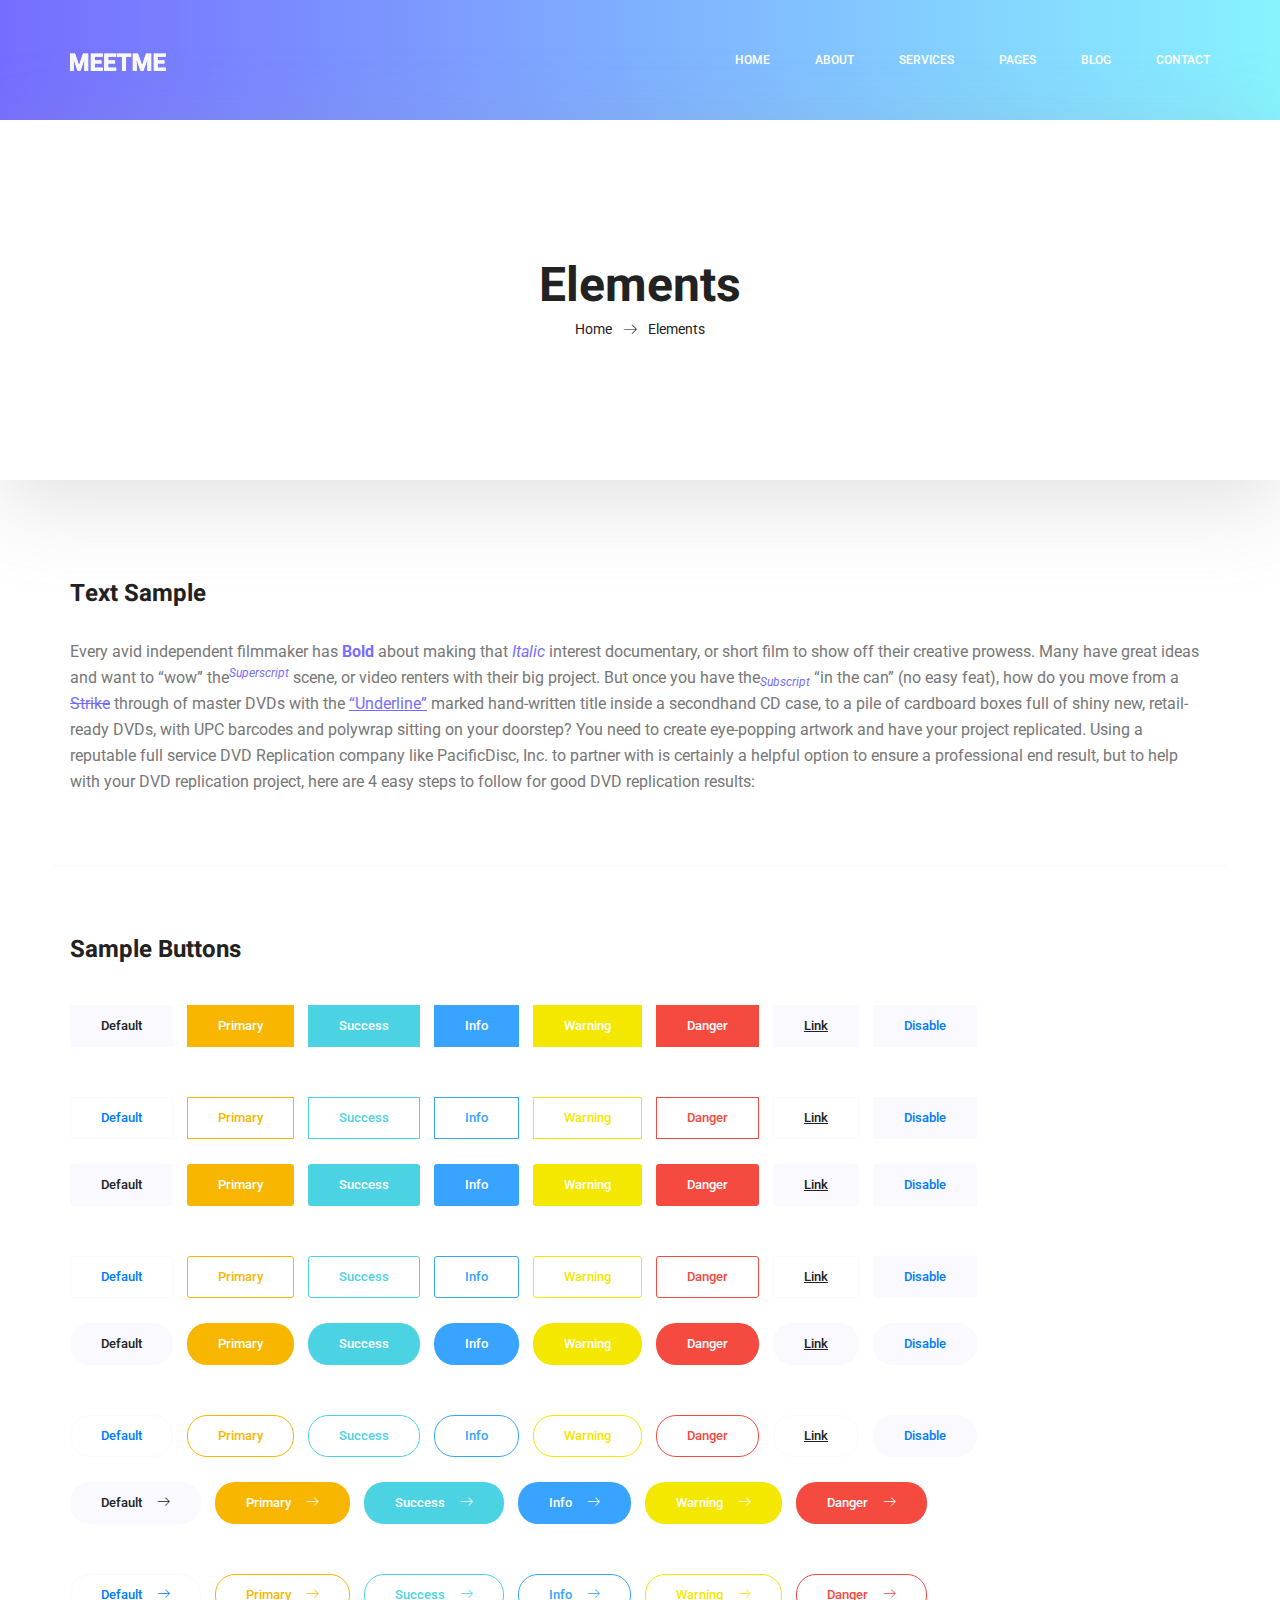
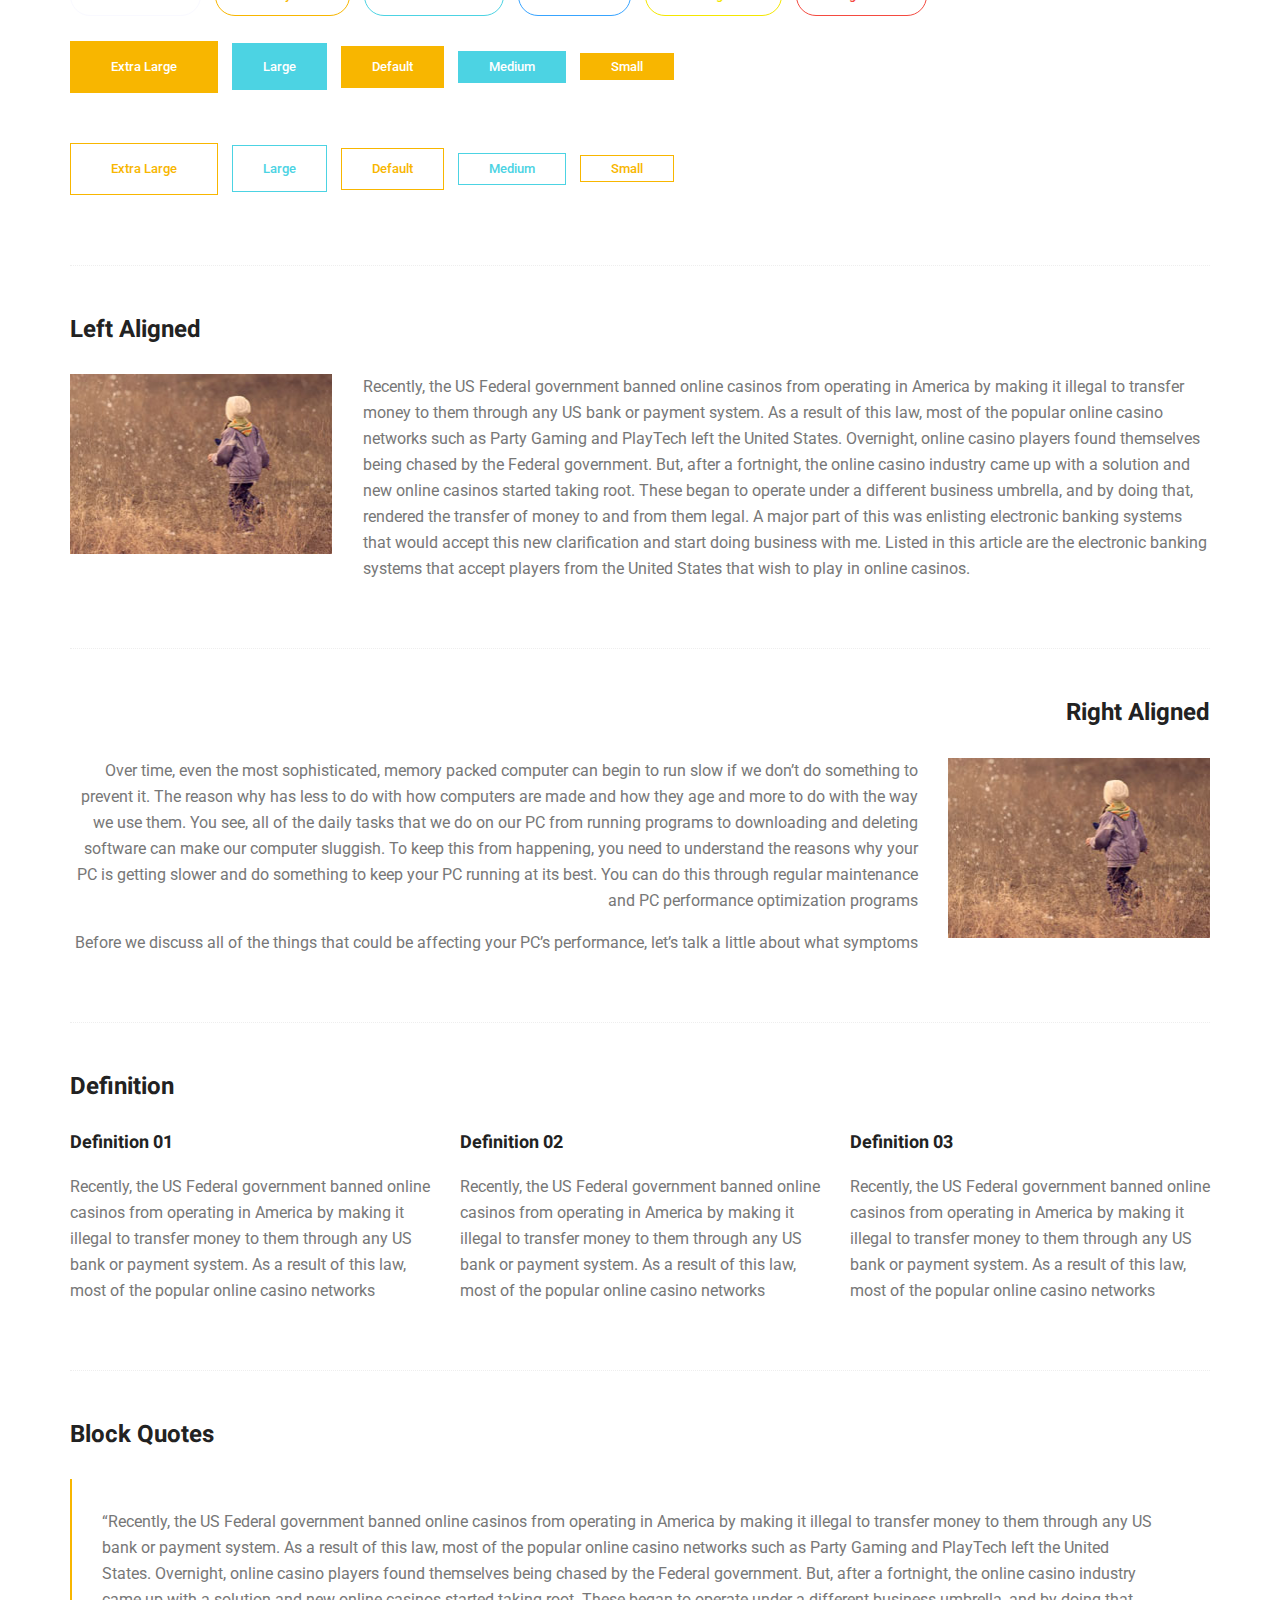
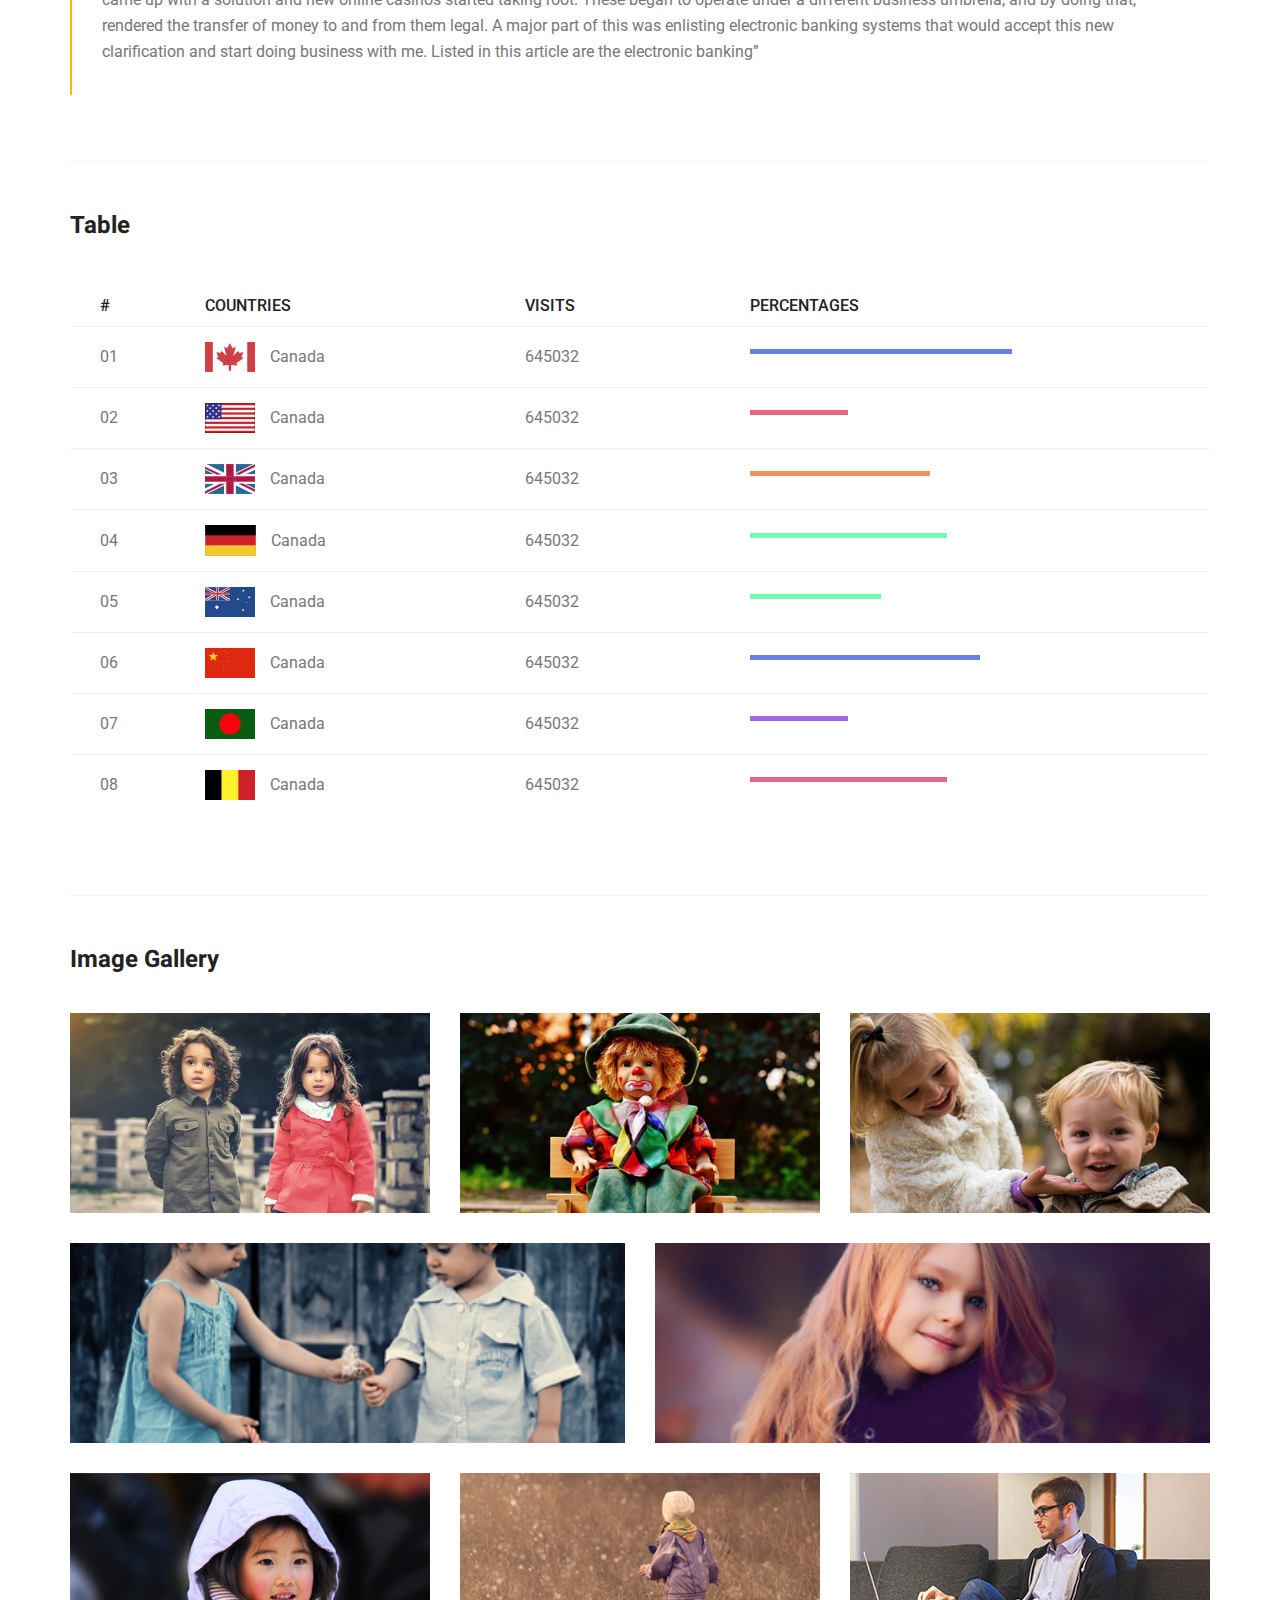
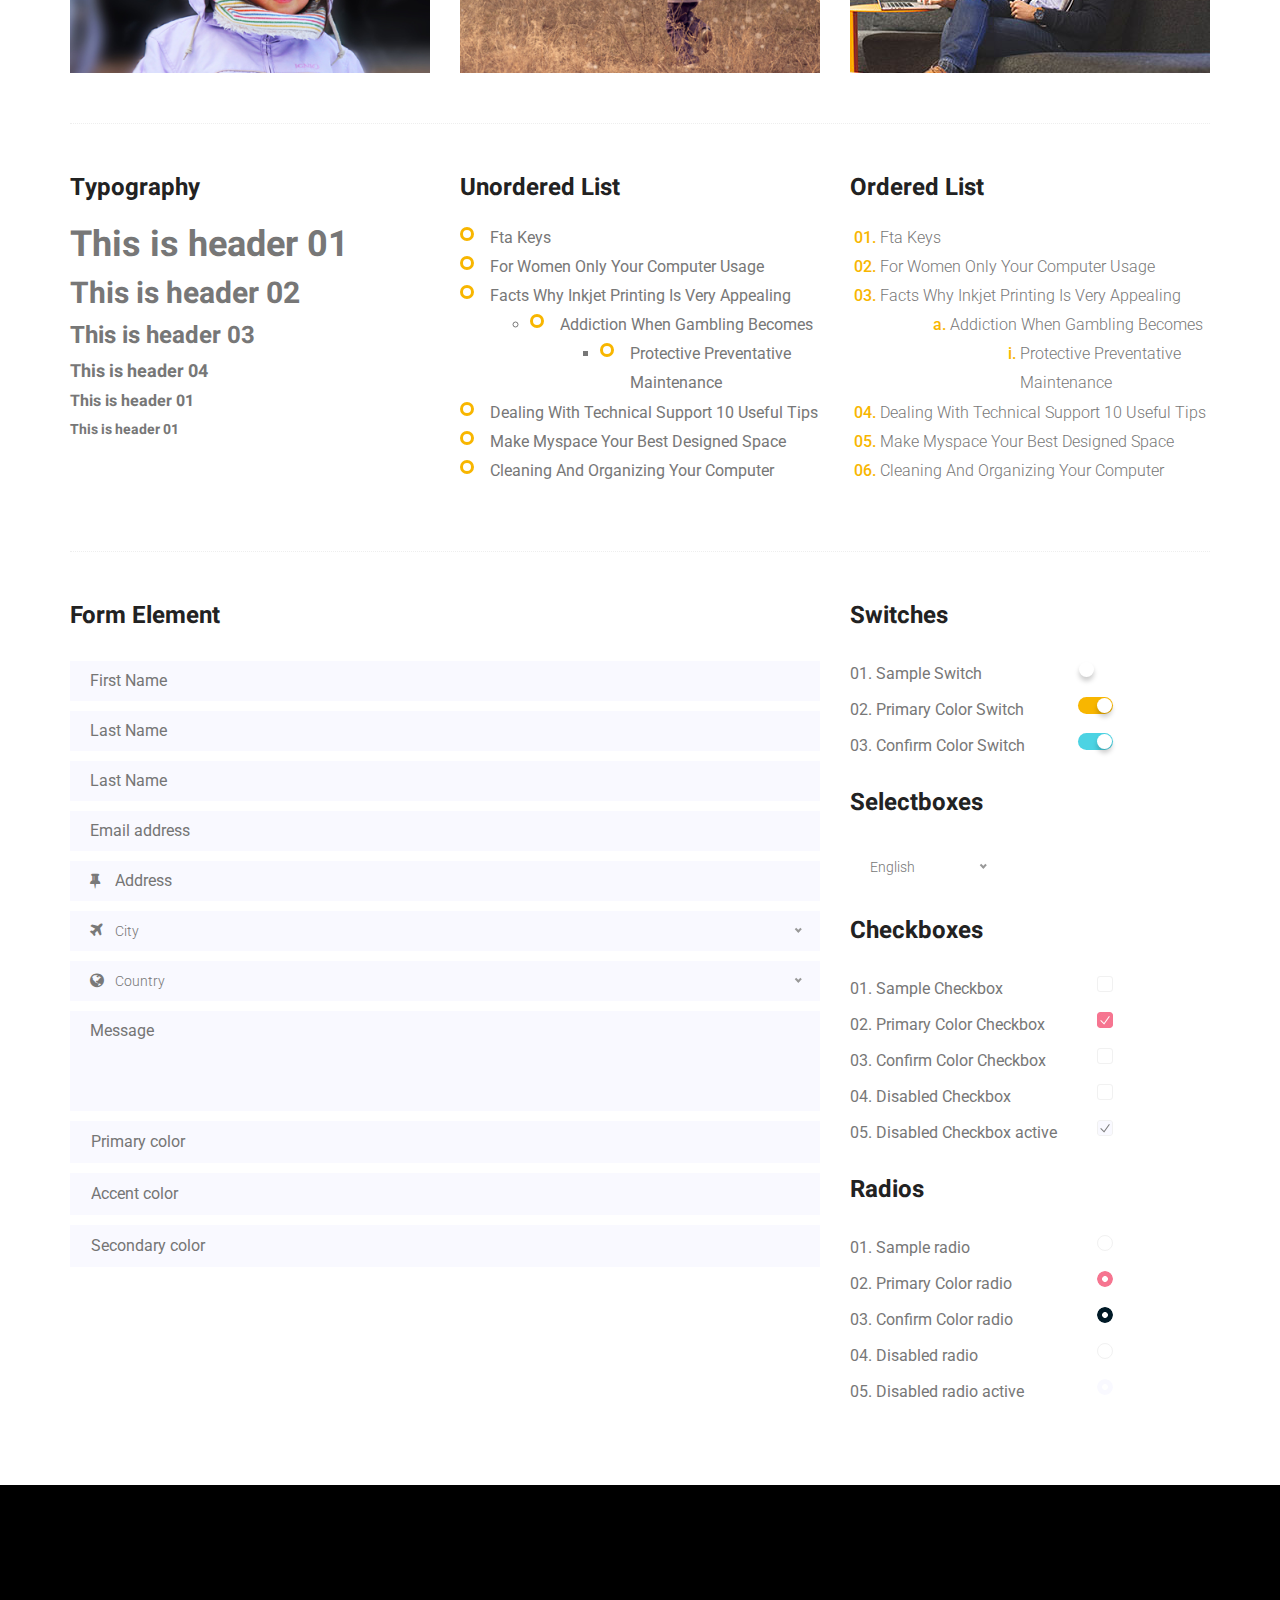
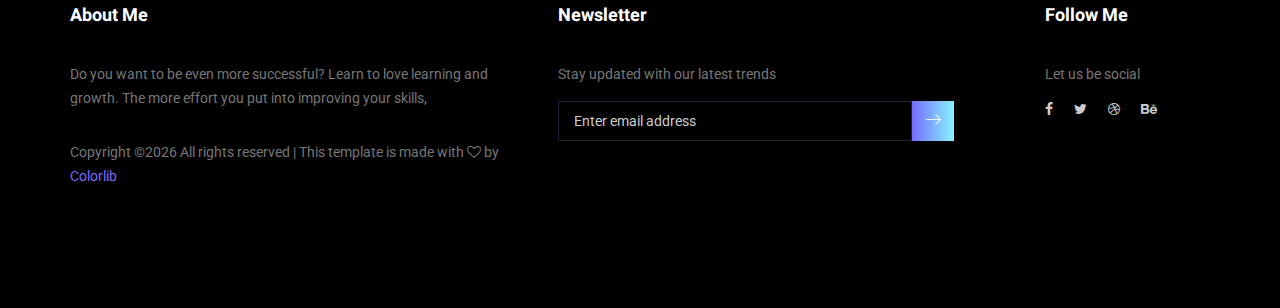
<file: elements.html>
<!doctype html>
<html lang="en">
    <head>
        <!-- Required meta tags -->
        <meta charset="utf-8">
        <meta name="viewport" content="width=device-width, initial-scale=1, shrink-to-fit=no">
        <link rel="icon" href="img/favicon.png" type="image/png">
        <title>MeetMe Personal</title>
        <!-- Bootstrap CSS -->
        <link rel="stylesheet" href="css/bootstrap.css">
        <link rel="stylesheet" href="vendors/linericon/style.css">
        <link rel="stylesheet" href="css/font-awesome.min.css">
        <link rel="stylesheet" href="vendors/owl-carousel/owl.carousel.min.css">
        <link rel="stylesheet" href="vendors/lightbox/simpleLightbox.css">
        <link rel="stylesheet" href="vendors/nice-select/css/nice-select.css">
        <link rel="stylesheet" href="vendors/animate-css/animate.css">
        <link rel="stylesheet" href="vendors/popup/magnific-popup.css">
        <!-- main css -->
        <link rel="stylesheet" href="css/style.css">
        <link rel="stylesheet" href="css/responsive.css">
    </head>
    <body>
        
        <!--================Header Menu Area =================-->
        <header class="header_area">
            <div class="main_menu">
            	<nav class="navbar navbar-expand-lg navbar-light">
					<div class="container box_1620">
						<!-- Brand and toggle get grouped for better mobile display -->
						<a class="navbar-brand logo_h" href="index.html"><img src="img/logo.png" alt=""></a>
						<button class="navbar-toggler" type="button" data-toggle="collapse" data-target="#navbarSupportedContent" aria-controls="navbarSupportedContent" aria-expanded="false" aria-label="Toggle navigation">
							<span class="icon-bar"></span>
							<span class="icon-bar"></span>
							<span class="icon-bar"></span>
						</button>
						<!-- Collect the nav links, forms, and other content for toggling -->
						<div class="collapse navbar-collapse offset" id="navbarSupportedContent">
							<ul class="nav navbar-nav menu_nav ml-auto">
								<li class="nav-item active"><a class="nav-link" href="index.html">Home</a></li> 
								<li class="nav-item"><a class="nav-link" href="about-us.html">About</a></li> 
								<li class="nav-item"><a class="nav-link" href="services.html">Services</a></li> 
								<li class="nav-item submenu dropdown">
									<a href="#" class="nav-link dropdown-toggle" data-toggle="dropdown" role="button" aria-haspopup="true" aria-expanded="false">Pages</a>
									<ul class="dropdown-menu">
										<li class="nav-item"><a class="nav-link" href="portfolio.html">Portfolio</a></li>
										<li class="nav-item"><a class="nav-link" href="elements.html">Elements</a></li>
									</ul>
								</li> 
								<li class="nav-item submenu dropdown">
									<a href="#" class="nav-link dropdown-toggle" data-toggle="dropdown" role="button" aria-haspopup="true" aria-expanded="false">Blog</a>
									<ul class="dropdown-menu">
										<li class="nav-item"><a class="nav-link" href="blog.html">Blog</a></li>
										<li class="nav-item"><a class="nav-link" href="single-blog.html">Blog Details</a></li>
									</ul>
								</li> 
								<li class="nav-item"><a class="nav-link" href="contact.html">Contact</a></li>
							</ul>
						</div> 
					</div>
            	</nav>
            </div>
        </header>
        <!--================Header Menu Area =================-->
        
        <!--================Home Banner Area =================-->
        <section class="banner_area">
            <div class="box_1620">
				<div class="banner_inner d-flex align-items-center">
					<div class="container">
						<div class="banner_content text-center">
							<h2>Elements</h2>
							<div class="page_link">
								<a href="index.html">Home</a>
								<a href="elements.html">Elements</a>
							</div>
						</div>
					</div>
				</div>
            </div>
        </section>
        <!--================End Home Banner Area =================-->
        
        
        <!-- Start Sample Area -->
			<section class="sample-text-area">
				<div class="container">
					<h3 class="text-heading title_color">Text Sample</h3>
					<p class="sample-text">
						Every avid independent filmmaker has <b>Bold</b> about making that <i>Italic</i> interest documentary, or short film to show off their creative prowess. Many have great ideas and want to “wow” the<sup>Superscript</sup> scene, or video renters with their big project.  But once you have the<sub>Subscript</sub> “in the can” (no easy feat), how do you move from a <del>Strike</del> through of master DVDs with the <u>“Underline”</u> marked hand-written title inside a secondhand CD case, to a pile of cardboard boxes full of shiny new, retail-ready DVDs, with UPC barcodes and polywrap sitting on your doorstep?  You need to create eye-popping artwork and have your project replicated. Using a reputable full service DVD Replication company like PacificDisc, Inc. to partner with is certainly a helpful option to ensure a professional end result, but to help with your DVD replication project, here are 4 easy steps to follow for good DVD replication results: 

					</p>
				</div>
			</section>
			<!-- End Sample Area -->
			<!-- Start Button -->
			<section class="button-area">
				<div class="container border-top-generic">
					<h3 class="text-heading title_color">Sample Buttons</h3>
					<div class="button-group-area">
						<a href="#" class="genric-btn default">Default</a>
						<a href="#" class="genric-btn primary">Primary</a>
						<a href="#" class="genric-btn success">Success</a>
						<a href="#" class="genric-btn info">Info</a>
						<a href="#" class="genric-btn warning">Warning</a>
						<a href="#" class="genric-btn danger">Danger</a>
						<a href="#" class="genric-btn link">Link</a>
						<a href="#" class="genric-btn disable">Disable</a>
					</div>
					<div class="button-group-area mt-10">
						<a href="#" class="genric-btn default-border">Default</a>
						<a href="#" class="genric-btn primary-border">Primary</a>
						<a href="#" class="genric-btn success-border">Success</a>
						<a href="#" class="genric-btn info-border">Info</a>
						<a href="#" class="genric-btn warning-border">Warning</a>
						<a href="#" class="genric-btn danger-border">Danger</a>
						<a href="#" class="genric-btn link-border">Link</a>
						<a href="#" class="genric-btn disable">Disable</a>
					</div>
					<div class="button-group-area mt-40">
						<a href="#" class="genric-btn default radius">Default</a>
						<a href="#" class="genric-btn primary radius">Primary</a>
						<a href="#" class="genric-btn success radius">Success</a>
						<a href="#" class="genric-btn info radius">Info</a>
						<a href="#" class="genric-btn warning radius">Warning</a>
						<a href="#" class="genric-btn danger radius">Danger</a>
						<a href="#" class="genric-btn link radius">Link</a>
						<a href="#" class="genric-btn disable radius">Disable</a>
					</div>
					<div class="button-group-area mt-10">
						<a href="#" class="genric-btn default-border radius">Default</a>
						<a href="#" class="genric-btn primary-border radius">Primary</a>
						<a href="#" class="genric-btn success-border radius">Success</a>
						<a href="#" class="genric-btn info-border radius">Info</a>
						<a href="#" class="genric-btn warning-border radius">Warning</a>
						<a href="#" class="genric-btn danger-border radius">Danger</a>
						<a href="#" class="genric-btn link-border radius">Link</a>
						<a href="#" class="genric-btn disable radius">Disable</a>
					</div>
					<div class="button-group-area mt-40">
						<a href="#" class="genric-btn default circle">Default</a>
						<a href="#" class="genric-btn primary circle">Primary</a>
						<a href="#" class="genric-btn success circle">Success</a>
						<a href="#" class="genric-btn info circle">Info</a>
						<a href="#" class="genric-btn warning circle">Warning</a>
						<a href="#" class="genric-btn danger circle">Danger</a>
						<a href="#" class="genric-btn link circle">Link</a>
						<a href="#" class="genric-btn disable circle">Disable</a>
					</div>
					<div class="button-group-area mt-10">
						<a href="#" class="genric-btn default-border circle">Default</a>
						<a href="#" class="genric-btn primary-border circle">Primary</a>
						<a href="#" class="genric-btn success-border circle">Success</a>
						<a href="#" class="genric-btn info-border circle">Info</a>
						<a href="#" class="genric-btn warning-border circle">Warning</a>
						<a href="#" class="genric-btn danger-border circle">Danger</a>
						<a href="#" class="genric-btn link-border circle">Link</a>
						<a href="#" class="genric-btn disable circle">Disable</a>
					</div>
					<div class="button-group-area mt-40">
						<a href="#" class="genric-btn default circle arrow">Default<span class="lnr lnr-arrow-right"></span></a>
						<a href="#" class="genric-btn primary circle arrow">Primary<span class="lnr lnr-arrow-right"></span></a>
						<a href="#" class="genric-btn success circle arrow">Success<span class="lnr lnr-arrow-right"></span></a>
						<a href="#" class="genric-btn info circle arrow">Info<span class="lnr lnr-arrow-right"></span></a>
						<a href="#" class="genric-btn warning circle arrow">Warning<span class="lnr lnr-arrow-right"></span></a>
						<a href="#" class="genric-btn danger circle arrow">Danger<span class="lnr lnr-arrow-right"></span></a>
					</div>
					<div class="button-group-area mt-10">
						<a href="#" class="genric-btn default-border circle arrow">Default<span class="lnr lnr-arrow-right"></span></a>
						<a href="#" class="genric-btn primary-border circle arrow">Primary<span class="lnr lnr-arrow-right"></span></a>
						<a href="#" class="genric-btn success-border circle arrow">Success<span class="lnr lnr-arrow-right"></span></a>
						<a href="#" class="genric-btn info-border circle arrow">Info<span class="lnr lnr-arrow-right"></span></a>
						<a href="#" class="genric-btn warning-border circle arrow">Warning<span class="lnr lnr-arrow-right"></span></a>
						<a href="#" class="genric-btn danger-border circle arrow">Danger<span class="lnr lnr-arrow-right"></span></a>
					</div>
					<div class="button-group-area mt-40">
						<a href="#" class="genric-btn primary e-large">Extra Large</a>
						<a href="#" class="genric-btn success large">Large</a>
						<a href="#" class="genric-btn primary">Default</a>
						<a href="#" class="genric-btn success medium">Medium</a>
						<a href="#" class="genric-btn primary small">Small</a>
					</div>
					<div class="button-group-area mt-10">
						<a href="#" class="genric-btn primary-border e-large">Extra Large</a>
						<a href="#" class="genric-btn success-border large">Large</a>
						<a href="#" class="genric-btn primary-border">Default</a>
						<a href="#" class="genric-btn success-border medium">Medium</a>
						<a href="#" class="genric-btn primary-border small">Small</a>
					</div>
				</div>
			</section>
			<!-- End Button -->
			<!-- Start Align Area -->
			<div class="whole-wrap">
				<div class="container">
					<div class="section-top-border">
						<h3 class="mb-30 title_color">Left Aligned</h3>
						<div class="row">
							<div class="col-md-3">
								<img src="img/elements/d.jpg" alt="" class="img-fluid">
							</div>
							<div class="col-md-9 mt-sm-20 left-align-p">
								<p>Recently, the US Federal government banned online casinos from operating in America by making it illegal to transfer money to them through any US bank or payment system. As a result of this law, most of the popular online casino networks such as Party Gaming and PlayTech left the United States. Overnight, online casino players found themselves being chased by the Federal government. But, after a fortnight, the online casino industry came up with a solution and new online casinos started taking root. These began to operate under a different business umbrella, and by doing that, rendered the transfer of money to and from them legal. A major part of this was enlisting electronic banking systems that would accept this new clarification and start doing business with me. Listed in this article are the electronic banking systems that accept players from the United States that wish to play in online casinos.</p>
							</div>
						</div>
					</div>
					<div class="section-top-border text-right">
						<h3 class="mb-30 title_color">Right Aligned</h3>
						<div class="row">
							<div class="col-md-9">
								<p class="text-right">Over time, even the most sophisticated, memory packed computer can begin to run slow if we don’t do something to prevent it. The reason why has less to do with how computers are made and how they age and more to do with the way we use them. You see, all of the daily tasks that we do on our PC from running programs to downloading and deleting software can make our computer sluggish. To keep this from happening, you need to understand the reasons why your PC is getting slower and do something to keep your PC running at its best. You can do this through regular maintenance and PC performance optimization programs</p>
								<p class="text-right">Before we discuss all of the things that could be affecting your PC’s performance, let’s talk a little about what symptoms</p>
							</div>
							<div class="col-md-3">
								<img src="img/elements/d.jpg" alt="" class="img-fluid">
							</div>
						</div>
					</div>
					<div class="section-top-border">
						<h3 class="mb-30 title_color">Definition</h3>
						<div class="row">
							<div class="col-md-4">
								<div class="single-defination">
									<h4 class="mb-20">Definition 01</h4>
									<p>Recently, the US Federal government banned online casinos from operating in America by making it illegal to transfer money to them through any US bank or payment system. As a result of this law, most of the popular online casino networks</p>
								</div>
							</div>
							<div class="col-md-4">
								<div class="single-defination">
									<h4 class="mb-20">Definition 02</h4>
									<p>Recently, the US Federal government banned online casinos from operating in America by making it illegal to transfer money to them through any US bank or payment system. As a result of this law, most of the popular online casino networks</p>
								</div>
							</div>
							<div class="col-md-4">
								<div class="single-defination">
									<h4 class="mb-20">Definition 03</h4>
									<p>Recently, the US Federal government banned online casinos from operating in America by making it illegal to transfer money to them through any US bank or payment system. As a result of this law, most of the popular online casino networks</p>
								</div>
							</div>
						</div>
					</div>
					<div class="section-top-border">
						<h3 class="mb-30 title_color">Block Quotes</h3>
						<div class="row">
							<div class="col-lg-12">
								<blockquote class="generic-blockquote">
									“Recently, the US Federal government banned online casinos from operating in America by making it illegal to transfer money to them through any US bank or payment system. As a result of this law, most of the popular online casino networks such as Party Gaming and PlayTech left the United States. Overnight, online casino players found themselves being chased by the Federal government. But, after a fortnight, the online casino industry came up with a solution and new online casinos started taking root. These began to operate under a different business umbrella, and by doing that, rendered the transfer of money to and from them legal. A major part of this was enlisting electronic banking systems that would accept this new clarification and start doing business with me. Listed in this article are the electronic banking” 
								</blockquote>
							</div>
						</div>
					</div>
					<div class="section-top-border">
						<h3 class="mb-30 title_color">Table</h3>
						<div class="progress-table-wrap">
							<div class="progress-table">
								<div class="table-head">
									<div class="serial">#</div>
									<div class="country">Countries</div>
									<div class="visit">Visits</div>
									<div class="percentage">Percentages</div>
								</div>
								<div class="table-row">
									<div class="serial">01</div>
									<div class="country"> <img src="img/elements/f1.jpg" alt="flag">Canada</div>
									<div class="visit">645032</div>
									<div class="percentage">
										<div class="progress">
											<div class="progress-bar color-1" role="progressbar" style="width: 80%" aria-valuenow="80" aria-valuemin="0" aria-valuemax="100"></div>
										</div>
									</div>
								</div>
								<div class="table-row">
									<div class="serial">02</div>
									<div class="country"> <img src="img/elements/f2.jpg" alt="flag">Canada</div>
									<div class="visit">645032</div>
									<div class="percentage">
										<div class="progress">
											<div class="progress-bar color-2" role="progressbar" style="width: 30%" aria-valuenow="30" aria-valuemin="0" aria-valuemax="100"></div>
										</div>
									</div>
								</div>
								<div class="table-row">
									<div class="serial">03</div>
									<div class="country"> <img src="img/elements/f3.jpg" alt="flag">Canada</div>
									<div class="visit">645032</div>
									<div class="percentage">
										<div class="progress">
											<div class="progress-bar color-3" role="progressbar" style="width: 55%" aria-valuenow="55" aria-valuemin="0" aria-valuemax="100"></div>
										</div>
									</div>
								</div>
								<div class="table-row">
									<div class="serial">04</div>
									<div class="country"> <img src="img/elements/f4.jpg" alt="flag">Canada</div>
									<div class="visit">645032</div>
									<div class="percentage">
										<div class="progress">
											<div class="progress-bar color-4" role="progressbar" style="width: 60%" aria-valuenow="60" aria-valuemin="0" aria-valuemax="100"></div>
										</div>
									</div>
								</div>
								<div class="table-row">
									<div class="serial">05</div>
									<div class="country"> <img src="img/elements/f5.jpg" alt="flag">Canada</div>
									<div class="visit">645032</div>
									<div class="percentage">
										<div class="progress">
											<div class="progress-bar color-5" role="progressbar" style="width: 40%" aria-valuenow="40" aria-valuemin="0" aria-valuemax="100"></div>
										</div>
									</div>
								</div>
								<div class="table-row">
									<div class="serial">06</div>
									<div class="country"> <img src="img/elements/f6.jpg" alt="flag">Canada</div>
									<div class="visit">645032</div>
									<div class="percentage">
										<div class="progress">
											<div class="progress-bar color-6" role="progressbar" style="width: 70%" aria-valuenow="70" aria-valuemin="0" aria-valuemax="100"></div>
										</div>
									</div>
								</div>
								<div class="table-row">
									<div class="serial">07</div>
									<div class="country"> <img src="img/elements/f7.jpg" alt="flag">Canada</div>
									<div class="visit">645032</div>
									<div class="percentage">
										<div class="progress">
											<div class="progress-bar color-7" role="progressbar" style="width: 30%" aria-valuenow="30" aria-valuemin="0" aria-valuemax="100"></div>
										</div>
									</div>
								</div>
								<div class="table-row">
									<div class="serial">08</div>
									<div class="country"> <img src="img/elements/f8.jpg" alt="flag">Canada</div>
									<div class="visit">645032</div>
									<div class="percentage">
										<div class="progress">
											<div class="progress-bar color-8" role="progressbar" style="width: 60%" aria-valuenow="60" aria-valuemin="0" aria-valuemax="100"></div>
										</div>
									</div>
								</div>
							</div>
						</div>
					</div>
					<div class="section-top-border">
						<h3 class="title_color">Image Gallery</h3>
						<div class="row gallery-item">
							<div class="col-md-4">
								<a href="img/elements/g1.jpg" class="img-gal"><div class="single-gallery-image" style="background: url(img/elements/g1.jpg);"></div></a>
							</div>
							<div class="col-md-4">
								<a href="img/elements/g2.jpg" class="img-gal"><div class="single-gallery-image" style="background: url(img/elements/g2.jpg);"></div></a>
							</div>
							<div class="col-md-4">
								<a href="img/elements/g3.jpg" class="img-gal"><div class="single-gallery-image" style="background: url(img/elements/g3.jpg);"></div></a>
							</div>
							<div class="col-md-6">
								<a href="img/elements/g4.jpg" class="img-gal"><div class="single-gallery-image" style="background: url(img/elements/g4.jpg);"></div></a>
							</div>
							<div class="col-md-6">
								<a href="img/elements/g5.jpg" class="img-gal"><div class="single-gallery-image" style="background: url(img/elements/g5.jpg);"></div></a>
							</div>
							<div class="col-md-4">
								<a href="img/elements/g6.jpg" class="img-gal"><div class="single-gallery-image" style="background: url(img/elements/g6.jpg);"></div></a>
							</div>
							<div class="col-md-4">
								<a href="img/elements/g7.jpg" class="img-gal"><div class="single-gallery-image" style="background: url(img/elements/g7.jpg);"></div></a>
							</div>
							<div class="col-md-4">
								<a href="img/elements/g8.jpg" class="img-gal"><div class="single-gallery-image" style="background: url(img/elements/g8.jpg);"></div></a>
							</div>
						</div>
					</div>
					<div class="section-top-border">
						<div class="row">
							<div class="col-lg-4 col-sm-6 typo-sec">
								<h3 class="mb-20 title_color">Typography</h3>
								<div class="typography">
									<h1 class="typo-list">This is header 01</h1>
									<h2 class="typo-list">This is header 02</h2>
									<h3 class="typo-list">This is header 03</h3>
									<h4 class="typo-list">This is header 04</h4>
									<h5 class="typo-list">This is header 01</h5>
									<h6 class="typo-list">This is header 01</h6>
								</div>
							</div>
							<div class="col-lg-4 col-sm-6 mt-sm-30 typo-sec">
								<h3 class="mb-20 title_color">Unordered List</h3>
								<div class="">
									<ul class="unordered-list">
										<li>Fta Keys</li>
										<li>For Women Only Your Computer Usage</li>
										<li>Facts Why Inkjet Printing Is Very Appealing
											<ul>
												<li>Addiction When Gambling Becomes
													<ul>
														<li>Protective Preventative Maintenance</li>
													</ul>
												</li>
											</ul>
										</li>
										<li>Dealing With Technical Support 10 Useful Tips</li>
										<li>Make Myspace Your Best Designed Space</li>
										<li>Cleaning And Organizing Your Computer</li>
									</ul>
								</div>
							</div>
							<div class="col-lg-4 col-sm-6 mt-sm-30 typo-sec">
								<h3 class="mb-20 title_color">Ordered List</h3>
								<div class="">
									<ol class="ordered-list">
										<li><span>Fta Keys</span></li>
										<li><span>For Women Only Your Computer Usage</span></li>
										<li><span>Facts Why Inkjet Printing Is Very Appealing</span>
											<ol class="ordered-list-alpha">
												<li><span>Addiction When Gambling Becomes</span>
													<ol class="ordered-list-roman">
														<li><span>Protective Preventative Maintenance</span></li>
													</ol>
												</li>
											</ol>
										</li>
										<li><span>Dealing With Technical Support 10 Useful Tips</span></li>
										<li><span>Make Myspace Your Best Designed Space</span></li>
										<li><span>Cleaning And Organizing Your Computer</span></li>
									</ol>
								</div>
							</div>
						</div>
					</div>
					<div class="section-top-border">
						<div class="row">
							<div class="col-lg-8 col-md-8">
								<h3 class="mb-30 title_color">Form Element</h3>
								<form action="#">
									<div class="mt-10">
										<input type="text" name="first_name" placeholder="First Name" onfocus="this.placeholder = ''" onblur="this.placeholder = 'First Name'" required class="single-input">
									</div>
									<div class="mt-10">
										<input type="text" name="last_name" placeholder="Last Name" onfocus="this.placeholder = ''" onblur="this.placeholder = 'Last Name'" required class="single-input">
									</div>
									<div class="mt-10">
										<input type="text" name="last_name" placeholder="Last Name" onfocus="this.placeholder = ''" onblur="this.placeholder = 'Last Name'" required class="single-input">
									</div>
									<div class="mt-10">
										<input type="email" name="EMAIL" placeholder="Email address" onfocus="this.placeholder = ''" onblur="this.placeholder = 'Email address'" required class="single-input">
									</div>
									<div class="input-group-icon mt-10">
										<div class="icon"><i class="fa fa-thumb-tack" aria-hidden="true"></i></div>
										<input type="text" name="address" placeholder="Address" onfocus="this.placeholder = ''" onblur="this.placeholder = 'Address'" required class="single-input">
									</div>
									<div class="input-group-icon mt-10">
										<div class="icon"><i class="fa fa-plane" aria-hidden="true"></i></div>
										<div class="form-select" id="default-select">
											<select>
												<option value="1">City</option>
												<option value="1">Dhaka</option>
												<option value="1">Dilli</option>
												<option value="1">Newyork</option>
												<option value="1">Islamabad</option>
											</select>
										</div>
									</div>
									<div class="input-group-icon mt-10">
										<div class="icon"><i class="fa fa-globe" aria-hidden="true"></i></div>
										<div class="form-select" id="default-select2">
											<select>
												<option value="1">Country</option>
												<option value="1">Bangladesh</option>
												<option value="1">India</option>
												<option value="1">England</option>
												<option value="1">Srilanka</option>
											</select>
										</div>
									</div>
									
									<div class="mt-10">
										<textarea class="single-textarea" placeholder="Message" onfocus="this.placeholder = ''" onblur="this.placeholder = 'Message'" required></textarea>
									</div>
									<div class="mt-10">
										<input type="text" name="first_name" placeholder="Primary color" onfocus="this.placeholder = ''" onblur="this.placeholder = 'Primary color'" required class="single-input-primary">
									</div>
									<div class="mt-10">
										<input type="text" name="first_name" placeholder="Accent color" onfocus="this.placeholder = ''" onblur="this.placeholder = 'Accent color'" required class="single-input-accent">
									</div>
									<div class="mt-10">
										<input type="text" name="first_name" placeholder="Secondary color" onfocus="this.placeholder = ''" onblur="this.placeholder = 'Secondary color'" required class="single-input-secondary">
									</div>
								</form>
							</div>
							<div class="col-lg-3 col-md-4 mt-sm-30 element-wrap">
								<div class="single-element-widget">
									<h3 class="mb-30 title_color">Switches</h3>
									<div class="switch-wrap d-flex justify-content-between">
										<p>01. Sample Switch</p>
										<div class="primary-switch">
											<input type="checkbox" id="default-switch">
											<label for="default-switch"></label>
										</div>
									</div>
									<div class="switch-wrap d-flex justify-content-between">
										<p>02. Primary Color Switch</p>
										<div class="primary-switch">
											<input type="checkbox" id="primary-switch" checked>
											<label for="primary-switch"></label>
										</div>
									</div>
									<div class="switch-wrap d-flex justify-content-between">
										<p>03. Confirm Color Switch</p>
										<div class="confirm-switch">
											<input type="checkbox" id="confirm-switch" checked>
											<label for="confirm-switch"></label>
										</div>
									</div>
								</div>
								<div class="single-element-widget">
									<h3 class="mb-30 title_color">Selectboxes</h3>
									<div class="default-select" id="default-select">
										<select>
											<option value="1">English</option>
											<option value="1">Spanish</option>
											<option value="1">Arabic</option>
											<option value="1">Portuguise</option>
											<option value="1">Bengali</option>
										</select>
									</div>
								</div>
								<div class="single-element-widget">
									<h3 class="mb-30 title_color">Checkboxes</h3>
									<div class="switch-wrap d-flex justify-content-between">
										<p>01. Sample Checkbox</p>
										<div class="primary-checkbox">
											<input type="checkbox" id="default-checkbox">
											<label for="default-checkbox"></label>
										</div>
									</div>
									<div class="switch-wrap d-flex justify-content-between">
										<p>02. Primary Color Checkbox</p>
										<div class="primary-checkbox">
											<input type="checkbox" id="primary-checkbox" checked>
											<label for="primary-checkbox"></label>
										</div>
									</div>
									<div class="switch-wrap d-flex justify-content-between">
										<p>03. Confirm Color Checkbox</p>
										<div class="confirm-checkbox">
											<input type="checkbox" id="confirm-checkbox">
											<label for="confirm-checkbox"></label>
										</div>
									</div>
									<div class="switch-wrap d-flex justify-content-between">
										<p>04. Disabled Checkbox</p>
										<div class="disabled-checkbox">
											<input type="checkbox" id="disabled-checkbox" disabled>
											<label for="disabled-checkbox"></label>
										</div>
									</div>
									<div class="switch-wrap d-flex justify-content-between">
										<p>05. Disabled Checkbox active</p>
										<div class="disabled-checkbox">
											<input type="checkbox" id="disabled-checkbox-active" checked disabled>
											<label for="disabled-checkbox-active"></label>
										</div>
									</div>
								</div>
								<div class="single-element-widget">
									<h3 class="mb-30 title_color">Radios</h3>
									<div class="switch-wrap d-flex justify-content-between">
										<p>01. Sample radio</p>
										<div class="primary-radio">
											<input type="checkbox" id="default-radio">
											<label for="default-radio"></label>
										</div>
									</div>
									<div class="switch-wrap d-flex justify-content-between">
										<p>02. Primary Color radio</p>
										<div class="primary-radio">
											<input type="checkbox" id="primary-radio" checked>
											<label for="primary-radio"></label>
										</div>
									</div>
									<div class="switch-wrap d-flex justify-content-between">
										<p>03. Confirm Color radio</p>
										<div class="confirm-radio">
											<input type="checkbox" id="confirm-radio" checked>
											<label for="confirm-radio"></label>
										</div>
									</div>
									<div class="switch-wrap d-flex justify-content-between">
										<p>04. Disabled radio</p>
										<div class="disabled-radio">
											<input type="checkbox" id="disabled-radio" disabled>
											<label for="disabled-radio"></label>
										</div>
									</div>
									<div class="switch-wrap d-flex justify-content-between">
										<p>05. Disabled radio active</p>
										<div class="disabled-radio">
											<input type="checkbox" id="disabled-radio-active" checked disabled>
											<label for="disabled-radio-active"></label>
										</div>
									</div>
								</div>
							</div>
						</div>
					</div>
				</div>
			</div>
			<!-- End Align Area -->
        
        
        <!--================Footer Area =================-->
        <footer class="footer_area p_120">
        	<div class="container">
        		<div class="row footer_inner">
        			<div class="col-lg-5 col-sm-6">
        				<aside class="f_widget ab_widget">
        					<div class="f_title">
        						<h3>About Me</h3>
        					</div>
        					<p>Do you want to be even more successful? Learn to love learning and growth. The more effort you put into improving your skills,</p>
        					<p><!-- Link back to Colorlib can't be removed. Template is licensed under CC BY 3.0. -->
Copyright &copy;<script>document.write(new Date().getFullYear());</script> All rights reserved | This template is made with <i class="fa fa-heart-o" aria-hidden="true"></i> by <a href="https://colorlib.com" target="_blank">Colorlib</a>
<!-- Link back to Colorlib can't be removed. Template is licensed under CC BY 3.0. --></p>
        				</aside>
        			</div>
        			<div class="col-lg-5 col-sm-6">
        				<aside class="f_widget news_widget">
        					<div class="f_title">
        						<h3>Newsletter</h3>
        					</div>
        					<p>Stay updated with our latest trends</p>
        					<div id="mc_embed_signup">
                                <form target="_blank" action="https://spondonit.us12.list-manage.com/subscribe/post?u=1462626880ade1ac87bd9c93a&amp;id=92a4423d01" method="get" class="subscribe_form relative">
                                	<div class="input-group d-flex flex-row">
                                        <input name="EMAIL" placeholder="Enter email address" onfocus="this.placeholder = ''" onblur="this.placeholder = 'Email Address '" required="" type="email">
                                        <button class="btn sub-btn"><span class="lnr lnr-arrow-right"></span></button>		
                                    </div>				
                                    <div class="mt-10 info"></div>
                                </form>
                            </div>
        				</aside>
        			</div>
        			<div class="col-lg-2">
        				<aside class="f_widget social_widget">
        					<div class="f_title">
        						<h3>Follow Me</h3>
        					</div>
        					<p>Let us be social</p>
        					<ul class="list">
        						<li><a href="#"><i class="fa fa-facebook"></i></a></li>
        						<li><a href="#"><i class="fa fa-twitter"></i></a></li>
        						<li><a href="#"><i class="fa fa-dribbble"></i></a></li>
        						<li><a href="#"><i class="fa fa-behance"></i></a></li>
        					</ul>
        				</aside>
        			</div>
        		</div>
        	</div>
        </footer>
        <!--================End Footer Area =================-->
        
        
        
        
        <!-- Optional JavaScript -->
        <!-- jQuery first, then Popper.js, then Bootstrap JS -->
        <script src="js/jquery-3.3.1.min.js"></script>
        <script src="js/popper.js"></script>
        <script src="js/bootstrap.min.js"></script>
        <script src="js/stellar.js"></script>
        <script src="vendors/lightbox/simpleLightbox.min.js"></script>
        <script src="vendors/nice-select/js/jquery.nice-select.min.js"></script>
        <script src="vendors/isotope/imagesloaded.pkgd.min.js"></script>
        <script src="vendors/isotope/isotope.pkgd.min.js"></script>
        <script src="vendors/owl-carousel/owl.carousel.min.js"></script>
        <script src="vendors/popup/jquery.magnific-popup.min.js"></script>
        <script src="js/jquery.ajaxchimp.min.js"></script>
        <script src="vendors/counter-up/jquery.waypoints.min.js"></script>
        <script src="vendors/counter-up/jquery.counterup.min.js"></script>
        <script src="js/mail-script.js"></script>
        <script src="js/theme.js"></script>
    </body>
</html>
</file>
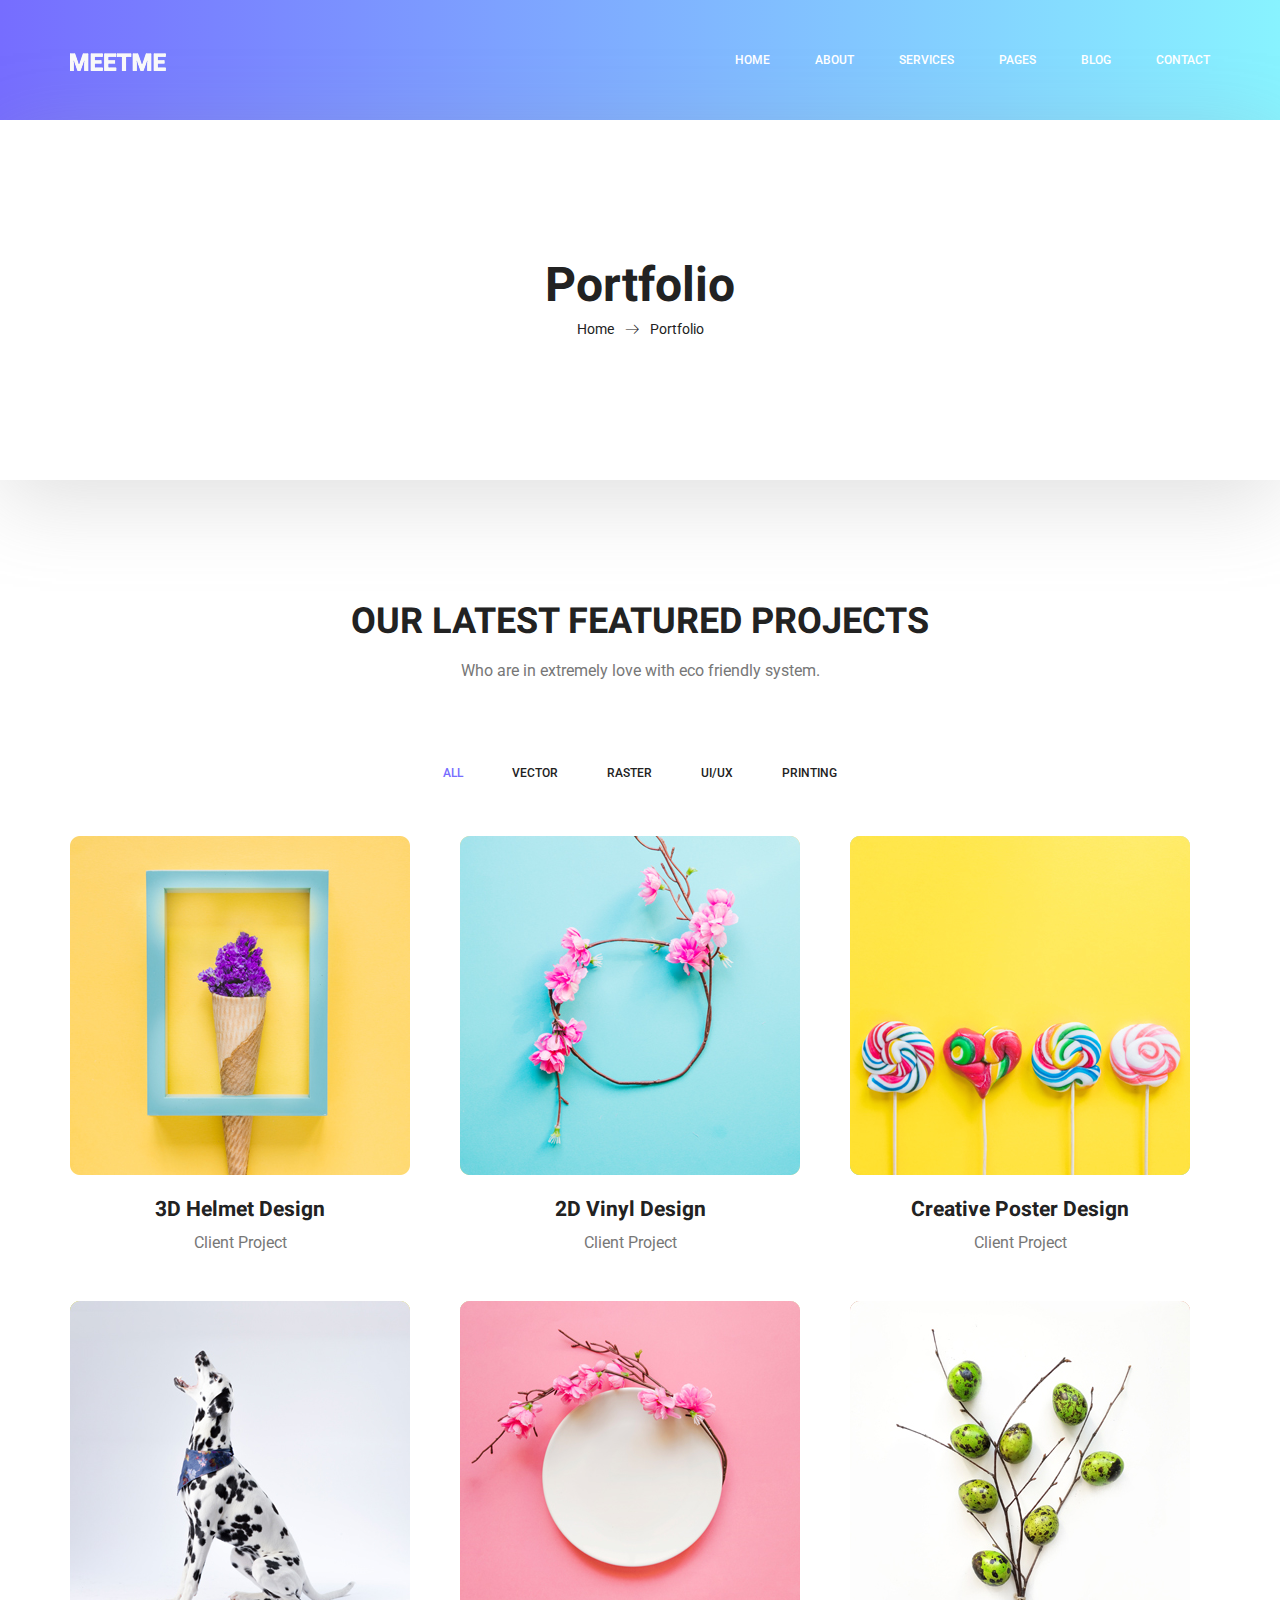
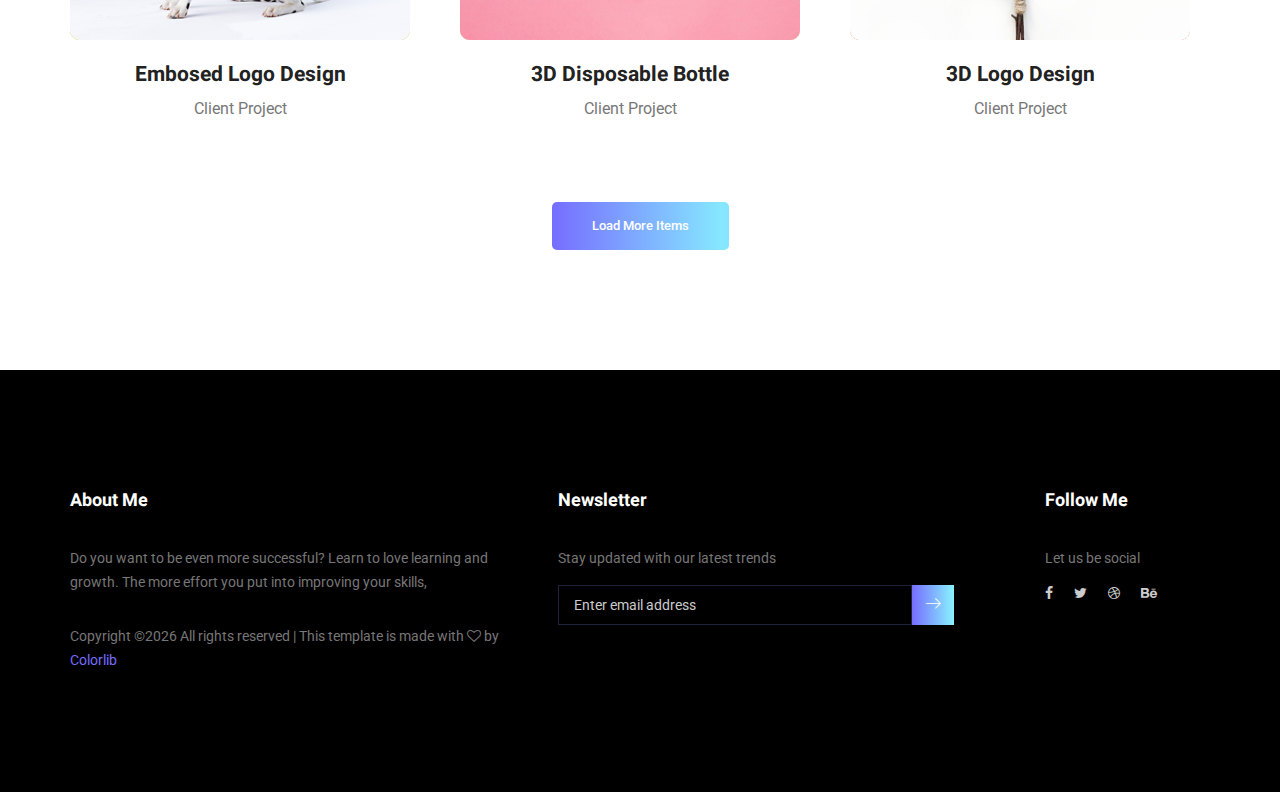
<file: portfolio.html>
<!doctype html>
<html lang="en">
    <head>
        <!-- Required meta tags -->
        <meta charset="utf-8">
        <meta name="viewport" content="width=device-width, initial-scale=1, shrink-to-fit=no">
        <link rel="icon" href="img/favicon.png" type="image/png">
        <title>MeetMe Personal</title>
        <!-- Bootstrap CSS -->
        <link rel="stylesheet" href="css/bootstrap.css">
        <link rel="stylesheet" href="vendors/linericon/style.css">
        <link rel="stylesheet" href="css/font-awesome.min.css">
        <link rel="stylesheet" href="vendors/owl-carousel/owl.carousel.min.css">
        <link rel="stylesheet" href="vendors/lightbox/simpleLightbox.css">
        <link rel="stylesheet" href="vendors/nice-select/css/nice-select.css">
        <link rel="stylesheet" href="vendors/animate-css/animate.css">
        <link rel="stylesheet" href="vendors/popup/magnific-popup.css">
        <link rel="stylesheet" href="vendors/flaticon/flaticon.css">
        <!-- main css -->
        <link rel="stylesheet" href="css/style.css">
        <link rel="stylesheet" href="css/responsive.css">
    </head>
    <body>
        
        <!--================Header Menu Area =================-->
        <header class="header_area">
            <div class="main_menu">
            	<nav class="navbar navbar-expand-lg navbar-light">
					<div class="container box_1620">
						<!-- Brand and toggle get grouped for better mobile display -->
						<a class="navbar-brand logo_h" href="index.html"><img src="img/logo.png" alt=""></a>
						<button class="navbar-toggler" type="button" data-toggle="collapse" data-target="#navbarSupportedContent" aria-controls="navbarSupportedContent" aria-expanded="false" aria-label="Toggle navigation">
							<span class="icon-bar"></span>
							<span class="icon-bar"></span>
							<span class="icon-bar"></span>
						</button>
						<!-- Collect the nav links, forms, and other content for toggling -->
						<div class="collapse navbar-collapse offset" id="navbarSupportedContent">
							<ul class="nav navbar-nav menu_nav ml-auto">
								<li class="nav-item active"><a class="nav-link" href="index.html">Home</a></li> 
								<li class="nav-item"><a class="nav-link" href="about-us.html">About</a></li> 
								<li class="nav-item"><a class="nav-link" href="services.html">Services</a></li> 
								<li class="nav-item submenu dropdown">
									<a href="#" class="nav-link dropdown-toggle" data-toggle="dropdown" role="button" aria-haspopup="true" aria-expanded="false">Pages</a>
									<ul class="dropdown-menu">
										<li class="nav-item"><a class="nav-link" href="portfolio.html">Portfolio</a></li>
										<li class="nav-item"><a class="nav-link" href="elements.html">Elements</a></li>
									</ul>
								</li> 
								<li class="nav-item submenu dropdown">
									<a href="#" class="nav-link dropdown-toggle" data-toggle="dropdown" role="button" aria-haspopup="true" aria-expanded="false">Blog</a>
									<ul class="dropdown-menu">
										<li class="nav-item"><a class="nav-link" href="blog.html">Blog</a></li>
										<li class="nav-item"><a class="nav-link" href="single-blog.html">Blog Details</a></li>
									</ul>
								</li> 
								<li class="nav-item"><a class="nav-link" href="contact.html">Contact</a></li>
							</ul>
						</div> 
					</div>
            	</nav>
            </div>
        </header>
        <!--================Header Menu Area =================-->
        
        <!--================Home Banner Area =================-->
        <section class="banner_area">
            <div class="box_1620">
				<div class="banner_inner d-flex align-items-center">
					<div class="container">
						<div class="banner_content text-center">
							<h2>Portfolio</h2>
							<div class="page_link">
								<a href="index.html">Home</a>
								<a href="portfolio.html">Portfolio</a>
							</div>
						</div>
					</div>
				</div>
            </div>
        </section>
        <!--================End Home Banner Area =================-->
        
        <!--================Home Gallery Area =================-->
        <section class="home_gallery_area p_120">
        	<div class="container">
        		<div class="main_title">
        			<h2>Our Latest Featured Projects</h2>
        			<p>Who are in extremely love with eco friendly system.</p>
        		</div>
        		<div class="isotope_fillter">
        			<ul class="gallery_filter list">
						<li class="active" data-filter="*"><a href="#">All</a></li>
						<li data-filter=".brand"><a href="#">Vector</a></li>
						<li data-filter=".manipul"><a href="#">Raster</a></li>
						<li data-filter=".creative"><a href="#">UI/UX</a></li>
						<li data-filter=".design"><a href="#">Printing</a></li>
					</ul>
        		</div>
        	</div>
        	<div class="container">
        		<div class="gallery_f_inner row imageGallery1">
        			<div class="col-lg-4 col-md-4 col-sm-6 brand manipul design print">
        				<div class="h_gallery_item">
        					<div class="g_img_item">
        						<img class="img-fluid" src="img/gallery/project-1.jpg" alt="">
        						<a class="light" href="img/gallery/project-1.jpg"><img src="img/gallery/icon.png" alt=""></a>
        					</div>
        					<div class="g_item_text">
        						<h4>3D Helmet Design</h4>
        						<p>Client Project</p>
        					</div>
        				</div>
        			</div>
        			<div class="col-lg-4 col-md-4 col-sm-6 brand manipul creative">
        				<div class="h_gallery_item">
        					<div class="g_img_item">
        						<img class="img-fluid" src="img/gallery/project-2.jpg" alt="">
        						<a class="light" href="img/gallery/project-2.jpg"><img src="img/gallery/icon.png" alt=""></a>
        					</div>
        					<div class="g_item_text">
        						<h4>2D Vinyl Design</h4>
        						<p>Client Project</p>
        					</div>
        				</div>
        			</div>
        			<div class="col-lg-4 col-md-4 col-sm-6 manipul creative design print">
        				<div class="h_gallery_item">
        					<div class="g_img_item">
        						<img class="img-fluid" src="img/gallery/project-3.jpg" alt="">
        						<a class="light" href="img/gallery/project-3.jpg"><img src="img/gallery/icon.png" alt=""></a>
        					</div>
        					<div class="g_item_text">
        						<h4>Creative Poster Design</h4>
        						<p>Client Project</p>
        					</div>
        				</div>
        			</div>
        			<div class="col-lg-4 col-md-4 col-sm-6 brand creative print">
        				<div class="h_gallery_item">
        					<div class="g_img_item">
        						<img class="img-fluid" src="img/gallery/project-4.jpg" alt="">
        						<a class="light" href="img/gallery/project-4.jpg"><img src="img/gallery/icon.png" alt=""></a>
        					</div>
        					<div class="g_item_text">
        						<h4>Embosed Logo Design</h4>
        						<p>Client Project</p>
        					</div>
        				</div>
        			</div>
        			<div class="col-lg-4 col-md-4 col-sm-6 brand manipul design">
        				<div class="h_gallery_item">
        					<div class="g_img_item">
        						<img class="img-fluid" src="img/gallery/project-5.jpg" alt="">
        						<a class="light" href="img/gallery/project-5.jpg"><img src="img/gallery/icon.png" alt=""></a>
        					</div>
        					<div class="g_item_text">
        						<h4>3D Disposable Bottle</h4>
        						<p>Client Project</p>
        					</div>
        				</div>
        			</div>
        			<div class="col-lg-4 col-md-4 col-sm-6 brand creative">
        				<div class="h_gallery_item">
        					<div class="g_img_item">
        						<img class="img-fluid" src="img/gallery/project-6.jpg" alt="">
        						<a class="light" href="img/gallery/project-6.jpg"><img src="img/gallery/icon.png" alt=""></a>
        					</div>
        					<div class="g_item_text">
        						<h4>3D Logo Design</h4>
        						<p>Client Project</p>
        					</div>
        				</div>
        			</div>
        		</div>
        		<div class="more_btn">
        			<a class="main_btn" href="#">Load More Items</a>
        		</div>
        	</div>
        </section>
        <!--================End Home Gallery Area =================-->
        
        <!--================Footer Area =================-->
        <footer class="footer_area p_120">
        	<div class="container">
        		<div class="row footer_inner">
        			<div class="col-lg-5 col-sm-6">
        				<aside class="f_widget ab_widget">
        					<div class="f_title">
        						<h3>About Me</h3>
        					</div>
        					<p>Do you want to be even more successful? Learn to love learning and growth. The more effort you put into improving your skills,</p>
        					<p><!-- Link back to Colorlib can't be removed. Template is licensed under CC BY 3.0. -->
Copyright &copy;<script>document.write(new Date().getFullYear());</script> All rights reserved | This template is made with <i class="fa fa-heart-o" aria-hidden="true"></i> by <a href="https://colorlib.com" target="_blank">Colorlib</a>
<!-- Link back to Colorlib can't be removed. Template is licensed under CC BY 3.0. --></p>
        				</aside>
        			</div>
        			<div class="col-lg-5 col-sm-6">
        				<aside class="f_widget news_widget">
        					<div class="f_title">
        						<h3>Newsletter</h3>
        					</div>
        					<p>Stay updated with our latest trends</p>
        					<div id="mc_embed_signup">
                                <form target="_blank" action="https://spondonit.us12.list-manage.com/subscribe/post?u=1462626880ade1ac87bd9c93a&amp;id=92a4423d01" method="get" class="subscribe_form relative">
                                	<div class="input-group d-flex flex-row">
                                        <input name="EMAIL" placeholder="Enter email address" onfocus="this.placeholder = ''" onblur="this.placeholder = 'Email Address '" required="" type="email">
                                        <button class="btn sub-btn"><span class="lnr lnr-arrow-right"></span></button>		
                                    </div>				
                                    <div class="mt-10 info"></div>
                                </form>
                            </div>
        				</aside>
        			</div>
        			<div class="col-lg-2">
        				<aside class="f_widget social_widget">
        					<div class="f_title">
        						<h3>Follow Me</h3>
        					</div>
        					<p>Let us be social</p>
        					<ul class="list">
        						<li><a href="#"><i class="fa fa-facebook"></i></a></li>
        						<li><a href="#"><i class="fa fa-twitter"></i></a></li>
        						<li><a href="#"><i class="fa fa-dribbble"></i></a></li>
        						<li><a href="#"><i class="fa fa-behance"></i></a></li>
        					</ul>
        				</aside>
        			</div>
        		</div>
        	</div>
        </footer>
        <!--================End Footer Area =================-->
        
        
        
        
        <!-- Optional JavaScript -->
        <!-- jQuery first, then Popper.js, then Bootstrap JS -->
        <script src="js/jquery-3.3.1.min.js"></script>
        <script src="js/popper.js"></script>
        <script src="js/bootstrap.min.js"></script>
        <script src="js/stellar.js"></script>
        <script src="vendors/lightbox/simpleLightbox.min.js"></script>
        <script src="vendors/nice-select/js/jquery.nice-select.min.js"></script>
        <script src="vendors/isotope/imagesloaded.pkgd.min.js"></script>
        <script src="vendors/isotope/isotope.pkgd.min.js"></script>
        <script src="vendors/owl-carousel/owl.carousel.min.js"></script>
        <script src="vendors/popup/jquery.magnific-popup.min.js"></script>
        <script src="js/jquery.ajaxchimp.min.js"></script>
        <script src="vendors/counter-up/jquery.waypoints.min.js"></script>
        <script src="vendors/counter-up/jquery.counterup.min.js"></script>
        <script src="js/mail-script.js"></script>
        <script src="js/theme.js"></script>
    </body>
</html>
</file>
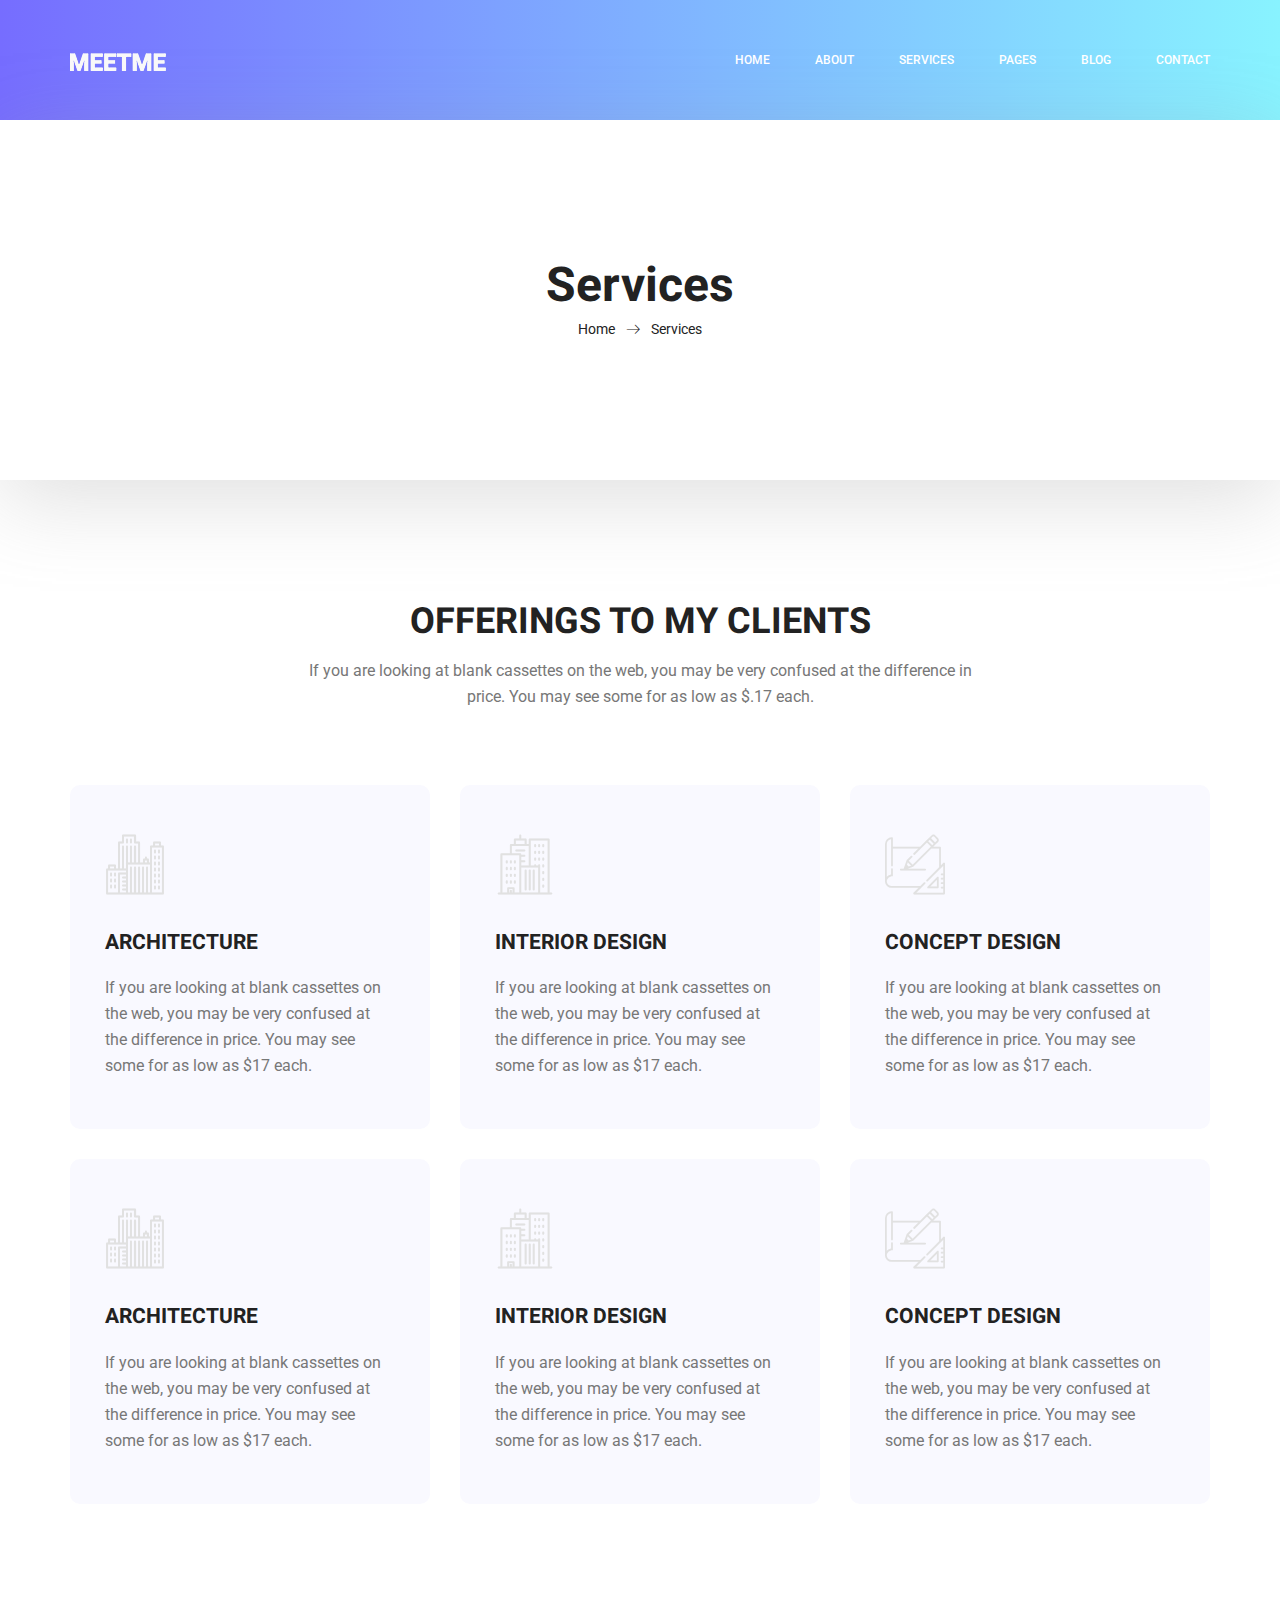
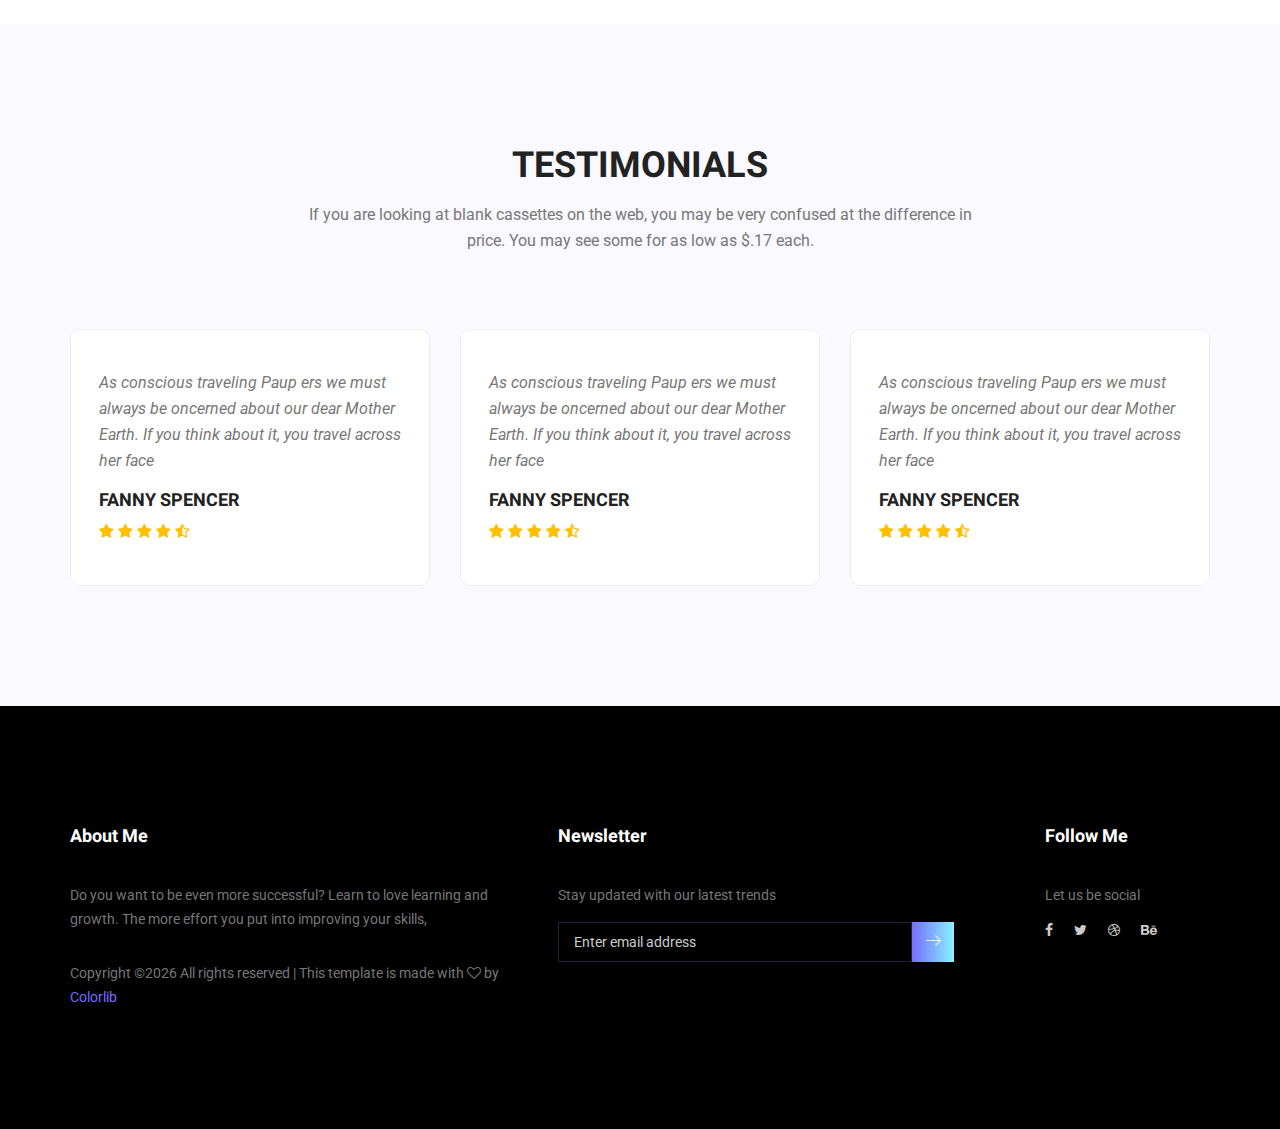
<file: services.html>
<!doctype html>
<html lang="en">
    <head>
        <!-- Required meta tags -->
        <meta charset="utf-8">
        <meta name="viewport" content="width=device-width, initial-scale=1, shrink-to-fit=no">
        <link rel="icon" href="img/favicon.png" type="image/png">
        <title>MeetMe Personal</title>
        <!-- Bootstrap CSS -->
        <link rel="stylesheet" href="css/bootstrap.css">
        <link rel="stylesheet" href="vendors/linericon/style.css">
        <link rel="stylesheet" href="css/font-awesome.min.css">
        <link rel="stylesheet" href="vendors/owl-carousel/owl.carousel.min.css">
        <link rel="stylesheet" href="vendors/lightbox/simpleLightbox.css">
        <link rel="stylesheet" href="vendors/nice-select/css/nice-select.css">
        <link rel="stylesheet" href="vendors/animate-css/animate.css">
        <link rel="stylesheet" href="vendors/popup/magnific-popup.css">
        <link rel="stylesheet" href="vendors/flaticon/flaticon.css">
        <!-- main css -->
        <link rel="stylesheet" href="css/style.css">
        <link rel="stylesheet" href="css/responsive.css">
    </head>
    <body>
        
        <!--================Header Menu Area =================-->
        <header class="header_area">
            <div class="main_menu">
            	<nav class="navbar navbar-expand-lg navbar-light">
					<div class="container box_1620">
						<!-- Brand and toggle get grouped for better mobile display -->
						<a class="navbar-brand logo_h" href="index.html"><img src="img/logo.png" alt=""></a>
						<button class="navbar-toggler" type="button" data-toggle="collapse" data-target="#navbarSupportedContent" aria-controls="navbarSupportedContent" aria-expanded="false" aria-label="Toggle navigation">
							<span class="icon-bar"></span>
							<span class="icon-bar"></span>
							<span class="icon-bar"></span>
						</button>
						<!-- Collect the nav links, forms, and other content for toggling -->
						<div class="collapse navbar-collapse offset" id="navbarSupportedContent">
							<ul class="nav navbar-nav menu_nav ml-auto">
								<li class="nav-item active"><a class="nav-link" href="index.html">Home</a></li> 
								<li class="nav-item"><a class="nav-link" href="about-us.html">About</a></li> 
								<li class="nav-item"><a class="nav-link" href="services.html">Services</a></li> 
								<li class="nav-item submenu dropdown">
									<a href="#" class="nav-link dropdown-toggle" data-toggle="dropdown" role="button" aria-haspopup="true" aria-expanded="false">Pages</a>
									<ul class="dropdown-menu">
										<li class="nav-item"><a class="nav-link" href="portfolio.html">Portfolio</a></li>
										<li class="nav-item"><a class="nav-link" href="elements.html">Elements</a></li>
									</ul>
								</li> 
								<li class="nav-item submenu dropdown">
									<a href="#" class="nav-link dropdown-toggle" data-toggle="dropdown" role="button" aria-haspopup="true" aria-expanded="false">Blog</a>
									<ul class="dropdown-menu">
										<li class="nav-item"><a class="nav-link" href="blog.html">Blog</a></li>
										<li class="nav-item"><a class="nav-link" href="single-blog.html">Blog Details</a></li>
									</ul>
								</li> 
								<li class="nav-item"><a class="nav-link" href="contact.html">Contact</a></li>
							</ul>
						</div> 
					</div>
            	</nav>
            </div>
        </header>
        <!--================Header Menu Area =================-->
        
        <!--================Home Banner Area =================-->
        <section class="banner_area">
            <div class="box_1620">
				<div class="banner_inner d-flex align-items-center">
					<div class="container">
						<div class="banner_content text-center">
							<h2>Services</h2>
							<div class="page_link">
								<a href="index.html">Home</a>
								<a href="services.html">Services</a>
							</div>
						</div>
					</div>
				</div>
            </div>
        </section>
        <!--================End Home Banner Area =================-->
        
        <!--================Feature Area =================-->
        <section class="feature_area white_feature p_120">
        	<div class="container">
        		<div class="main_title">
        			<h2>offerings to my clients</h2>
        			<p>If you are looking at blank cassettes on the web, you may be very confused at the difference in price. You may see some for as low as $.17 each.</p>
        		</div>
        		<div class="feature_inner row">
        			<div class="col-lg-4 col-md-6">
        				<div class="feature_item">
        					<i class="flaticon-city"></i>
        					<h4>Architecture</h4>
        					<p>If you are looking at blank cassettes on the web, you may be very confused at the difference in price. You may see some for as low as $17 each.</p>
        				</div>
        			</div>
        			<div class="col-lg-4 col-md-6">
        				<div class="feature_item">
        					<i class="flaticon-skyline"></i>
        					<h4>Interior Design</h4>
        					<p>If you are looking at blank cassettes on the web, you may be very confused at the difference in price. You may see some for as low as $17 each.</p>
        				</div>
        			</div>
        			<div class="col-lg-4 col-md-6">
        				<div class="feature_item">
        					<i class="flaticon-sketch"></i>
        					<h4>Concept Design</h4>
        					<p>If you are looking at blank cassettes on the web, you may be very confused at the difference in price. You may see some for as low as $17 each.</p>
        				</div>
        			</div>
        			<div class="col-lg-4 col-md-6">
        				<div class="feature_item">
        					<i class="flaticon-city"></i>
        					<h4>Architecture</h4>
        					<p>If you are looking at blank cassettes on the web, you may be very confused at the difference in price. You may see some for as low as $17 each.</p>
        				</div>
        			</div>
        			<div class="col-lg-4 col-md-6">
        				<div class="feature_item">
        					<i class="flaticon-skyline"></i>
        					<h4>Interior Design</h4>
        					<p>If you are looking at blank cassettes on the web, you may be very confused at the difference in price. You may see some for as low as $17 each.</p>
        				</div>
        			</div>
        			<div class="col-lg-4 col-md-6">
        				<div class="feature_item">
        					<i class="flaticon-sketch"></i>
        					<h4>Concept Design</h4>
        					<p>If you are looking at blank cassettes on the web, you may be very confused at the difference in price. You may see some for as low as $17 each.</p>
        				</div>
        			</div>
        		</div>
        	</div>
        </section>
        <!--================End Feature Area =================-->
        
        <!--================Testimonials Area =================-->
        <section class="testimonials_area p_120">
        	<div class="container">
        		<div class="main_title">
        			<h2>Testimonials</h2>
        			<p>If you are looking at blank cassettes on the web, you may be very confused at the difference in price. You may see some for as low as $.17 each.</p>
        		</div>
        		<div class="testi_inner">
					<div class="testi_slider owl-carousel">
						<div class="item">
							<div class="testi_item">
								<p>As conscious traveling Paup ers we must always be oncerned about our dear Mother Earth. If you think about it, you travel across her face</p>
								<h4>Fanny Spencer</h4>
								<a href="#"><i class="fa fa-star"></i></a>
								<a href="#"><i class="fa fa-star"></i></a>
								<a href="#"><i class="fa fa-star"></i></a>
								<a href="#"><i class="fa fa-star"></i></a>
								<a href="#"><i class="fa fa-star-half-o"></i></a>
							</div>
						</div>
						<div class="item">
							<div class="testi_item">
								<p>As conscious traveling Paup ers we must always be oncerned about our dear Mother Earth. If you think about it, you travel across her face</p>
								<h4>Fanny Spencer</h4>
								<a href="#"><i class="fa fa-star"></i></a>
								<a href="#"><i class="fa fa-star"></i></a>
								<a href="#"><i class="fa fa-star"></i></a>
								<a href="#"><i class="fa fa-star"></i></a>
								<a href="#"><i class="fa fa-star-half-o"></i></a>
							</div>
						</div>
						<div class="item">
							<div class="testi_item">
								<p>As conscious traveling Paup ers we must always be oncerned about our dear Mother Earth. If you think about it, you travel across her face</p>
								<h4>Fanny Spencer</h4>
								<a href="#"><i class="fa fa-star"></i></a>
								<a href="#"><i class="fa fa-star"></i></a>
								<a href="#"><i class="fa fa-star"></i></a>
								<a href="#"><i class="fa fa-star"></i></a>
								<a href="#"><i class="fa fa-star-half-o"></i></a>
							</div>
						</div>
					</div>
        		</div>
        	</div>
        </section>
        <!--================End Testimonials Area =================-->
        
        <!--================Footer Area =================-->
        <footer class="footer_area p_120">
        	<div class="container">
        		<div class="row footer_inner">
        			<div class="col-lg-5 col-sm-6">
        				<aside class="f_widget ab_widget">
        					<div class="f_title">
        						<h3>About Me</h3>
        					</div>
        					<p>Do you want to be even more successful? Learn to love learning and growth. The more effort you put into improving your skills,</p>
        					<p><!-- Link back to Colorlib can't be removed. Template is licensed under CC BY 3.0. -->
Copyright &copy;<script>document.write(new Date().getFullYear());</script> All rights reserved | This template is made with <i class="fa fa-heart-o" aria-hidden="true"></i> by <a href="https://colorlib.com" target="_blank">Colorlib</a>
<!-- Link back to Colorlib can't be removed. Template is licensed under CC BY 3.0. --></p>
        				</aside>
        			</div>
        			<div class="col-lg-5 col-sm-6">
        				<aside class="f_widget news_widget">
        					<div class="f_title">
        						<h3>Newsletter</h3>
        					</div>
        					<p>Stay updated with our latest trends</p>
        					<div id="mc_embed_signup">
                                <form target="_blank" action="https://spondonit.us12.list-manage.com/subscribe/post?u=1462626880ade1ac87bd9c93a&amp;id=92a4423d01" method="get" class="subscribe_form relative">
                                	<div class="input-group d-flex flex-row">
                                        <input name="EMAIL" placeholder="Enter email address" onfocus="this.placeholder = ''" onblur="this.placeholder = 'Email Address '" required="" type="email">
                                        <button class="btn sub-btn"><span class="lnr lnr-arrow-right"></span></button>		
                                    </div>				
                                    <div class="mt-10 info"></div>
                                </form>
                            </div>
        				</aside>
        			</div>
        			<div class="col-lg-2">
        				<aside class="f_widget social_widget">
        					<div class="f_title">
        						<h3>Follow Me</h3>
        					</div>
        					<p>Let us be social</p>
        					<ul class="list">
        						<li><a href="#"><i class="fa fa-facebook"></i></a></li>
        						<li><a href="#"><i class="fa fa-twitter"></i></a></li>
        						<li><a href="#"><i class="fa fa-dribbble"></i></a></li>
        						<li><a href="#"><i class="fa fa-behance"></i></a></li>
        					</ul>
        				</aside>
        			</div>
        		</div>
        	</div>
        </footer>
        <!--================End Footer Area =================-->
        
        
        
        
        <!-- Optional JavaScript -->
        <!-- jQuery first, then Popper.js, then Bootstrap JS -->
        <script src="js/jquery-3.3.1.min.js"></script>
        <script src="js/popper.js"></script>
        <script src="js/bootstrap.min.js"></script>
        <script src="js/stellar.js"></script>
        <script src="vendors/lightbox/simpleLightbox.min.js"></script>
        <script src="vendors/nice-select/js/jquery.nice-select.min.js"></script>
        <script src="vendors/isotope/imagesloaded.pkgd.min.js"></script>
        <script src="vendors/isotope/isotope.pkgd.min.js"></script>
        <script src="vendors/owl-carousel/owl.carousel.min.js"></script>
        <script src="vendors/popup/jquery.magnific-popup.min.js"></script>
        <script src="js/jquery.ajaxchimp.min.js"></script>
        <script src="vendors/counter-up/jquery.waypoints.min.js"></script>
        <script src="vendors/counter-up/jquery.counterup.min.js"></script>
        <script src="js/mail-script.js"></script>
        <script src="js/theme.js"></script>
    </body>
</html>
</file>
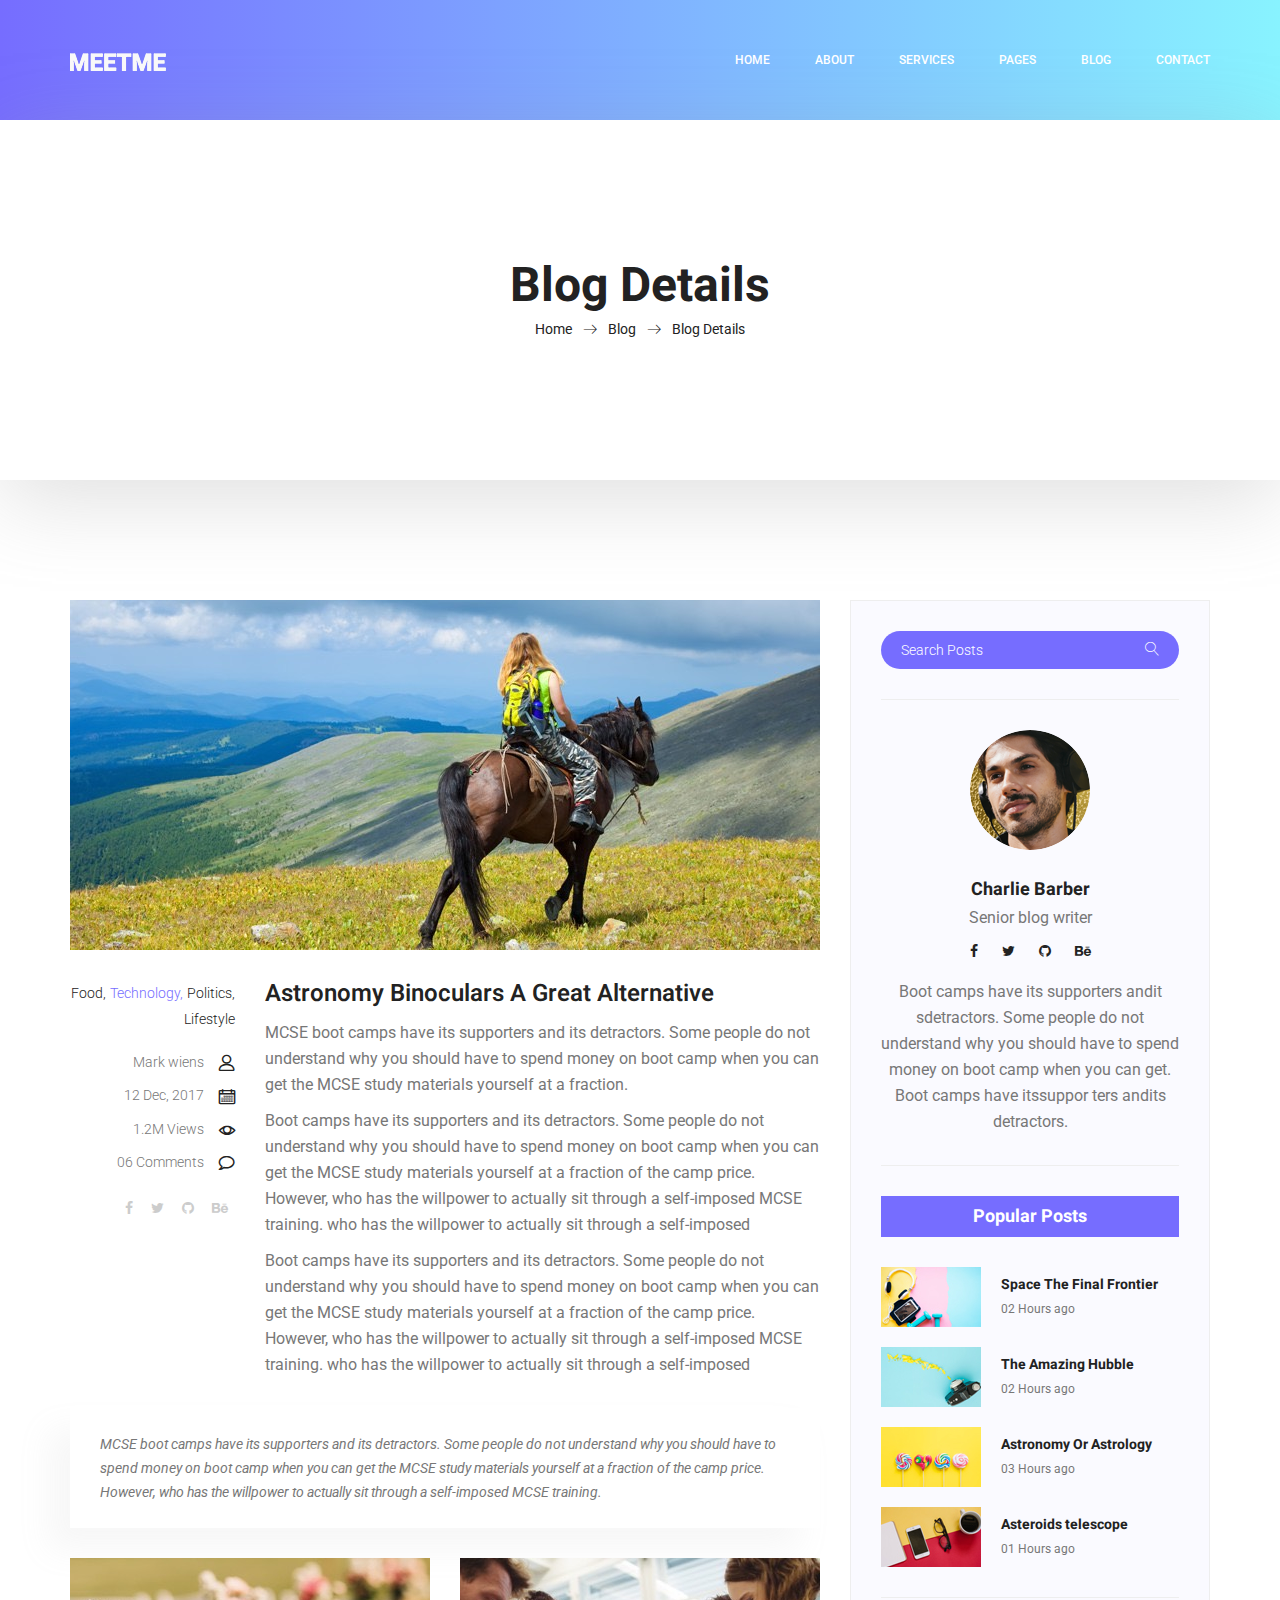
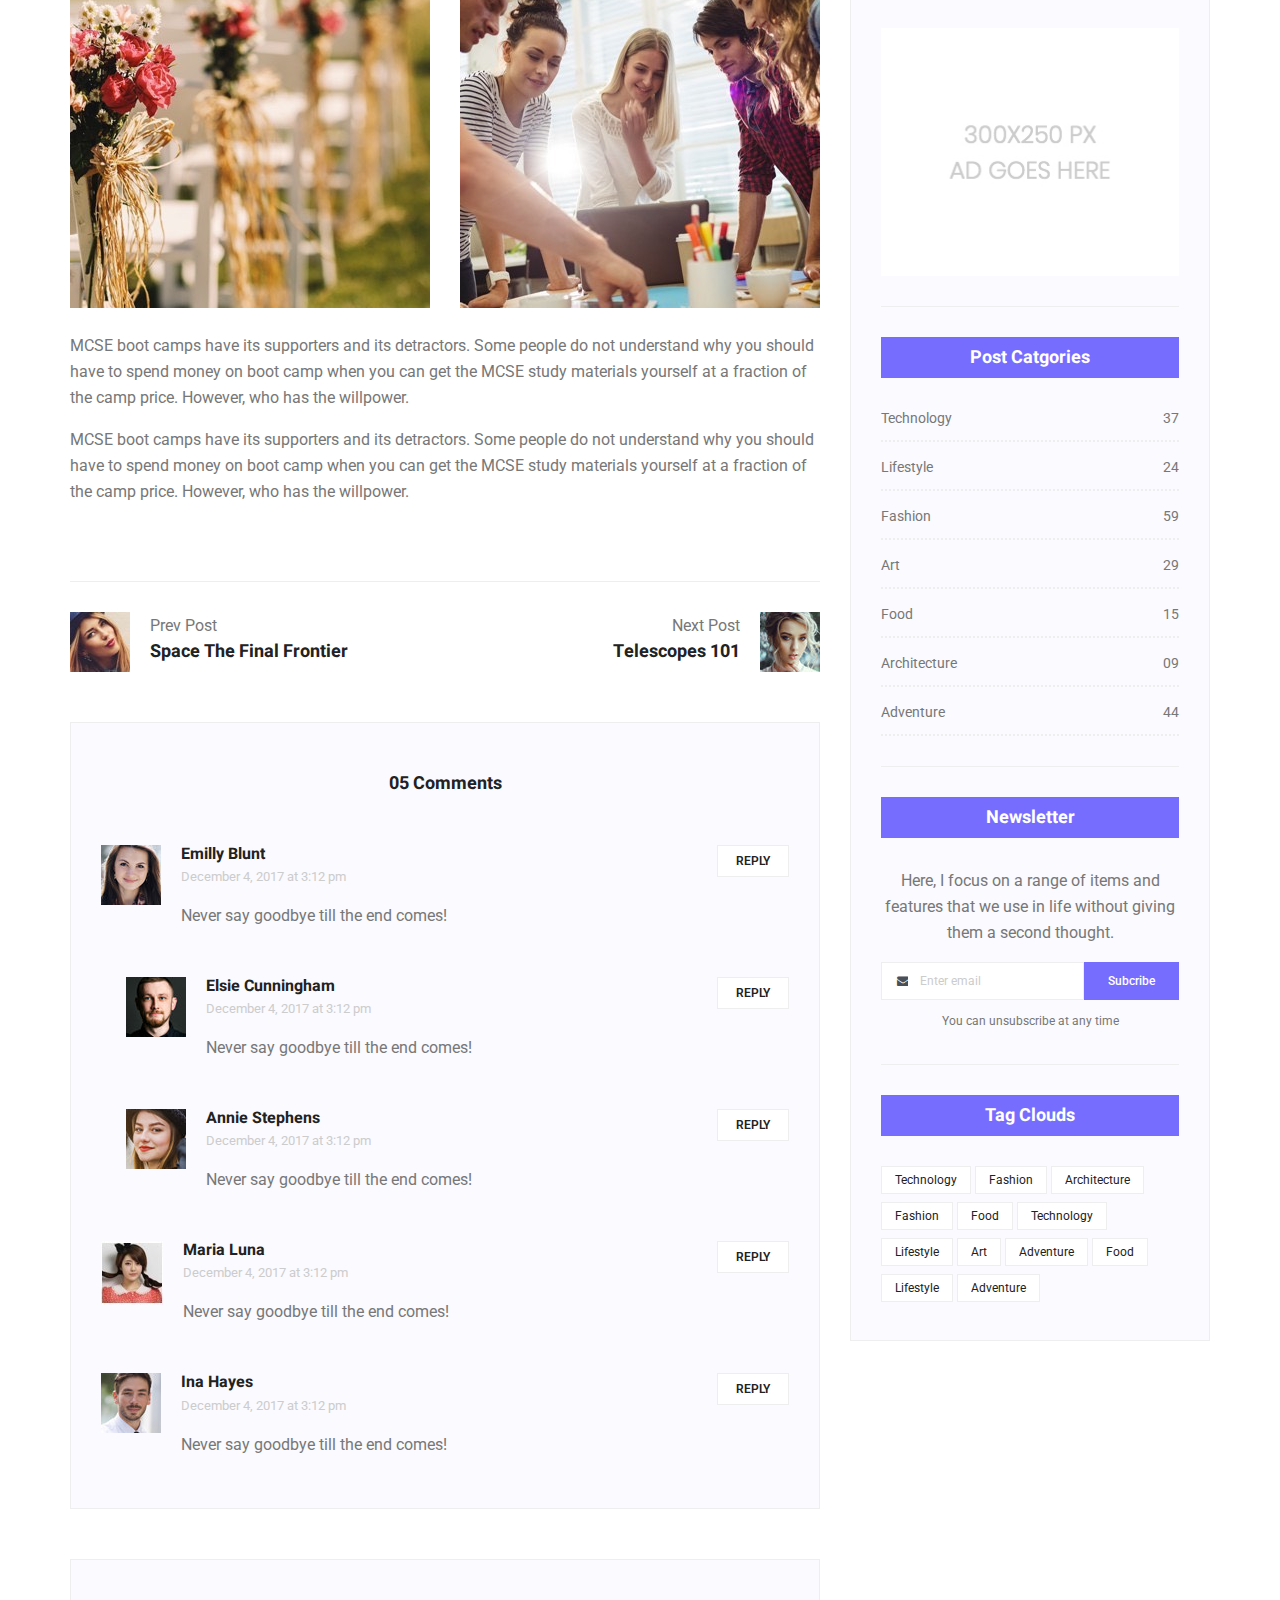
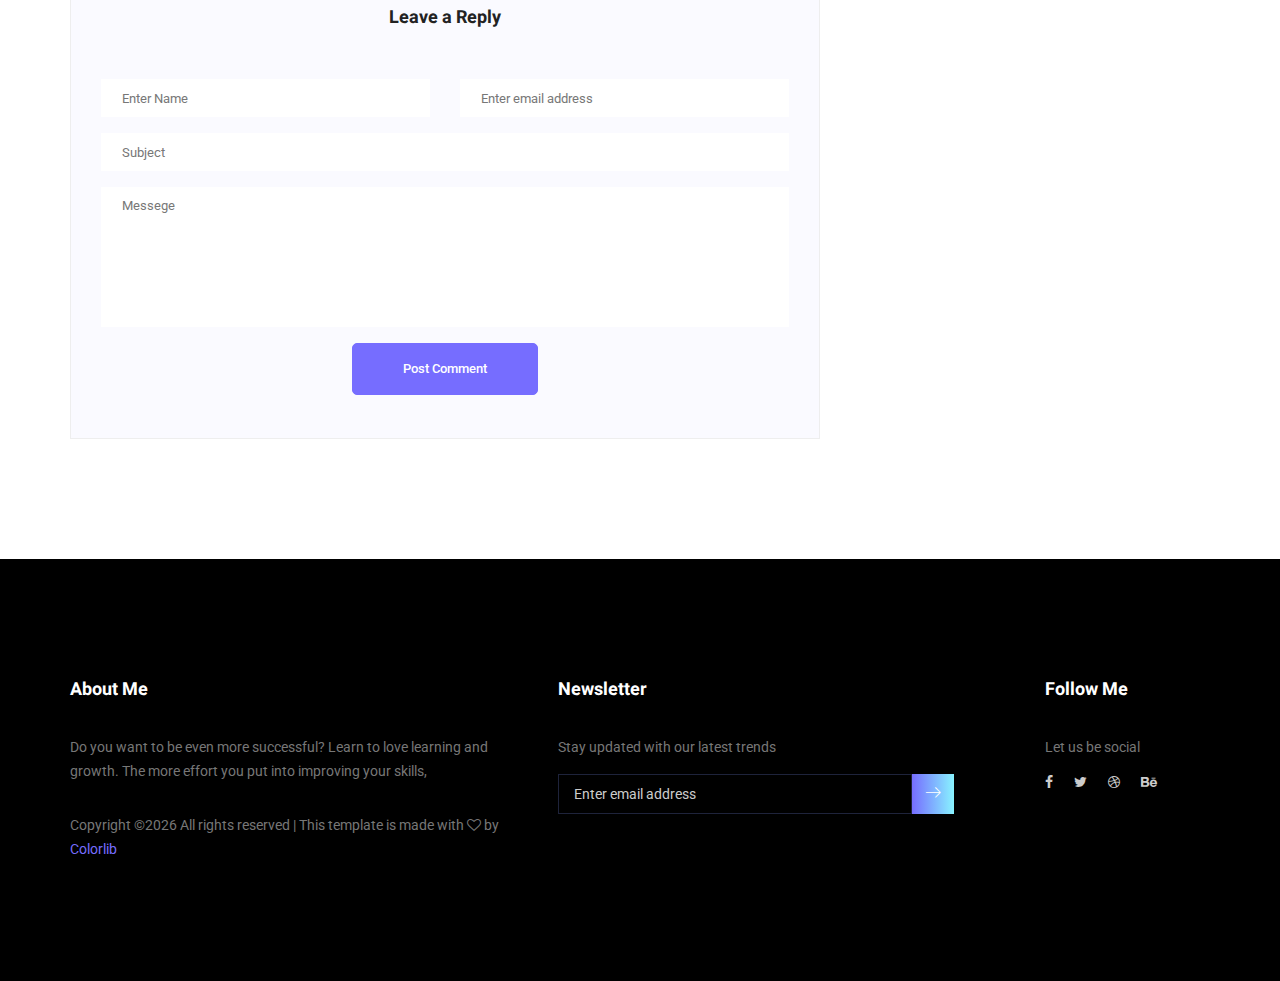
<file: single-blog.html>
<!doctype html>
<html lang="en">
    <head>
        <!-- Required meta tags -->
        <meta charset="utf-8">
        <meta name="viewport" content="width=device-width, initial-scale=1, shrink-to-fit=no">
        <link rel="icon" href="img/favicon.png" type="image/png">
        <title>MeetMe Personal</title>
        <!-- Bootstrap CSS -->
        <link rel="stylesheet" href="css/bootstrap.css">
        <link rel="stylesheet" href="vendors/linericon/style.css">
        <link rel="stylesheet" href="css/font-awesome.min.css">
        <link rel="stylesheet" href="vendors/owl-carousel/owl.carousel.min.css">
        <link rel="stylesheet" href="vendors/lightbox/simpleLightbox.css">
        <link rel="stylesheet" href="vendors/nice-select/css/nice-select.css">
        <link rel="stylesheet" href="vendors/animate-css/animate.css">
        <link rel="stylesheet" href="vendors/popup/magnific-popup.css">
        <!-- main css -->
        <link rel="stylesheet" href="css/style.css">
        <link rel="stylesheet" href="css/responsive.css">
    </head>
    <body>
        
        <!--================Header Menu Area =================-->
        <header class="header_area">
            <div class="main_menu">
            	<nav class="navbar navbar-expand-lg navbar-light">
					<div class="container box_1620">
						<!-- Brand and toggle get grouped for better mobile display -->
						<a class="navbar-brand logo_h" href="index.html"><img src="img/logo.png" alt=""></a>
						<button class="navbar-toggler" type="button" data-toggle="collapse" data-target="#navbarSupportedContent" aria-controls="navbarSupportedContent" aria-expanded="false" aria-label="Toggle navigation">
							<span class="icon-bar"></span>
							<span class="icon-bar"></span>
							<span class="icon-bar"></span>
						</button>
						<!-- Collect the nav links, forms, and other content for toggling -->
						<div class="collapse navbar-collapse offset" id="navbarSupportedContent">
							<ul class="nav navbar-nav menu_nav ml-auto">
								<li class="nav-item active"><a class="nav-link" href="index.html">Home</a></li> 
								<li class="nav-item"><a class="nav-link" href="about-us.html">About</a></li> 
								<li class="nav-item"><a class="nav-link" href="services.html">Services</a></li> 
								<li class="nav-item submenu dropdown">
									<a href="#" class="nav-link dropdown-toggle" data-toggle="dropdown" role="button" aria-haspopup="true" aria-expanded="false">Pages</a>
									<ul class="dropdown-menu">
										<li class="nav-item"><a class="nav-link" href="portfolio.html">Portfolio</a></li>
										<li class="nav-item"><a class="nav-link" href="elements.html">Elements</a></li>
									</ul>
								</li> 
								<li class="nav-item submenu dropdown">
									<a href="#" class="nav-link dropdown-toggle" data-toggle="dropdown" role="button" aria-haspopup="true" aria-expanded="false">Blog</a>
									<ul class="dropdown-menu">
										<li class="nav-item"><a class="nav-link" href="blog.html">Blog</a></li>
										<li class="nav-item"><a class="nav-link" href="single-blog.html">Blog Details</a></li>
									</ul>
								</li> 
								<li class="nav-item"><a class="nav-link" href="contact.html">Contact</a></li>
							</ul>
						</div> 
					</div>
            	</nav>
            </div>
        </header>
        <!--================Header Menu Area =================-->
        
        <!--================Home Banner Area =================-->
        <section class="banner_area">
            <div class="box_1620">
				<div class="banner_inner d-flex align-items-center">
					<div class="container">
						<div class="banner_content text-center">
							<h2>Blog Details</h2>
							<div class="page_link">
								<a href="index.html">Home</a>
								<a href="blog.html">Blog</a>
								<a href="single-blog.html">Blog Details</a>
							</div>
						</div>
					</div>
				</div>
            </div>
        </section>
        <!--================End Home Banner Area =================-->
        
        <!--================Blog Area =================-->
        <section class="blog_area single-post-area p_120">
            <div class="container">
                <div class="row">
                    <div class="col-lg-8 posts-list">
                        <div class="single-post row">
                            <div class="col-lg-12">
                                <div class="feature-img">
                                    <img class="img-fluid" src="img/blog/feature-img1.jpg" alt="">
                                </div>									
                            </div>
                            <div class="col-lg-3  col-md-3">
                                <div class="blog_info text-right">
                                    <div class="post_tag">
                                        <a href="#">Food,</a>
                                        <a class="active" href="#">Technology,</a>
                                        <a href="#">Politics,</a>
                                        <a href="#">Lifestyle</a>
                                    </div>
                                    <ul class="blog_meta list">
                                        <li><a href="#">Mark wiens<i class="lnr lnr-user"></i></a></li>
                                        <li><a href="#">12 Dec, 2017<i class="lnr lnr-calendar-full"></i></a></li>
                                        <li><a href="#">1.2M Views<i class="lnr lnr-eye"></i></a></li>
                                        <li><a href="#">06 Comments<i class="lnr lnr-bubble"></i></a></li>
                                    </ul>
                                    <ul class="social-links">
                                        <li><a href="#"><i class="fa fa-facebook"></i></a></li>
                                        <li><a href="#"><i class="fa fa-twitter"></i></a></li>
                                        <li><a href="#"><i class="fa fa-github"></i></a></li>
                                        <li><a href="#"><i class="fa fa-behance"></i></a></li>
                                    </ul>
                                </div>
                            </div>
                            <div class="col-lg-9 col-md-9 blog_details">
                                <h2>Astronomy Binoculars A Great Alternative</h2>
                                <p class="excert">
                                    MCSE boot camps have its supporters and its detractors. Some people do not understand why you should have to spend money on boot camp when you can get the MCSE study materials yourself at a fraction.
                                </p>
                                <p>
                                    Boot camps have its supporters and its detractors. Some people do not understand why you should have to spend money on boot camp when you can get the MCSE study materials yourself at a fraction of the camp price. However, who has the willpower to actually sit through a self-imposed MCSE training. who has the willpower to actually sit through a self-imposed
                                </p>
                                <p>
                                    Boot camps have its supporters and its detractors. Some people do not understand why you should have to spend money on boot camp when you can get the MCSE study materials yourself at a fraction of the camp price. However, who has the willpower to actually sit through a self-imposed MCSE training. who has the willpower to actually sit through a self-imposed
                                </p>
                            </div>
                            <div class="col-lg-12">
                                <div class="quotes">
                                    MCSE boot camps have its supporters and its detractors. Some people do not understand why you should have to spend money on boot camp when you can get the MCSE study materials yourself at a fraction of the camp price. However, who has the willpower to actually sit through a self-imposed MCSE training.										
                                </div>
                                <div class="row">
                                    <div class="col-6">
                                        <img class="img-fluid" src="img/blog/post-img1.jpg" alt="">
                                    </div>
                                    <div class="col-6">
                                        <img class="img-fluid" src="img/blog/post-img2.jpg" alt="">
                                    </div>	
                                    <div class="col-lg-12 mt-25">
                                        <p>
                                            MCSE boot camps have its supporters and its detractors. Some people do not understand why you should have to spend money on boot camp when you can get the MCSE study materials yourself at a fraction of the camp price. However, who has the willpower.
                                        </p>
                                        <p>
                                            MCSE boot camps have its supporters and its detractors. Some people do not understand why you should have to spend money on boot camp when you can get the MCSE study materials yourself at a fraction of the camp price. However, who has the willpower.
                                        </p>											
                                    </div>									
                                </div>
                            </div>
                        </div>
                        <div class="navigation-area">
                            <div class="row">
                                <div class="col-lg-6 col-md-6 col-12 nav-left flex-row d-flex justify-content-start align-items-center">
                                    <div class="thumb">
                                        <a href="#"><img class="img-fluid" src="img/blog/prev.jpg" alt=""></a>
                                    </div>
                                    <div class="arrow">
                                        <a href="#"><span class="lnr text-white lnr-arrow-left"></span></a>
                                    </div>
                                    <div class="detials">
                                        <p>Prev Post</p>
                                        <a href="#"><h4>Space The Final Frontier</h4></a>
                                    </div>
                                </div>
                                <div class="col-lg-6 col-md-6 col-12 nav-right flex-row d-flex justify-content-end align-items-center">
                                    <div class="detials">
                                        <p>Next Post</p>
                                        <a href="#"><h4>Telescopes 101</h4></a>
                                    </div>
                                    <div class="arrow">
                                        <a href="#"><span class="lnr text-white lnr-arrow-right"></span></a>
                                    </div>
                                    <div class="thumb">
                                        <a href="#"><img class="img-fluid" src="img/blog/next.jpg" alt=""></a>
                                    </div>										
                                </div>									
                            </div>
                        </div>
                        <div class="comments-area">
                            <h4>05 Comments</h4>
                            <div class="comment-list">
                                <div class="single-comment justify-content-between d-flex">
                                    <div class="user justify-content-between d-flex">
                                        <div class="thumb">
                                            <img src="img/blog/c1.jpg" alt="">
                                        </div>
                                        <div class="desc">
                                            <h5><a href="#">Emilly Blunt</a></h5>
                                            <p class="date">December 4, 2017 at 3:12 pm </p>
                                            <p class="comment">
                                                Never say goodbye till the end comes!
                                            </p>
                                        </div>
                                    </div>
                                    <div class="reply-btn">
                                           <a href="" class="btn-reply text-uppercase">reply</a> 
                                    </div>
                                </div>
                            </div>	
                            <div class="comment-list left-padding">
                                <div class="single-comment justify-content-between d-flex">
                                    <div class="user justify-content-between d-flex">
                                        <div class="thumb">
                                            <img src="img/blog/c2.jpg" alt="">
                                        </div>
                                        <div class="desc">
                                            <h5><a href="#">Elsie Cunningham</a></h5>
                                            <p class="date">December 4, 2017 at 3:12 pm </p>
                                            <p class="comment">
                                                Never say goodbye till the end comes!
                                            </p>
                                        </div>
                                    </div>
                                    <div class="reply-btn">
                                           <a href="" class="btn-reply text-uppercase">reply</a> 
                                    </div>
                                </div>
                            </div>	
                            <div class="comment-list left-padding">
                                <div class="single-comment justify-content-between d-flex">
                                    <div class="user justify-content-between d-flex">
                                        <div class="thumb">
                                            <img src="img/blog/c3.jpg" alt="">
                                        </div>
                                        <div class="desc">
                                            <h5><a href="#">Annie Stephens</a></h5>
                                            <p class="date">December 4, 2017 at 3:12 pm </p>
                                            <p class="comment">
                                                Never say goodbye till the end comes!
                                            </p>
                                        </div>
                                    </div>
                                    <div class="reply-btn">
                                           <a href="" class="btn-reply text-uppercase">reply</a> 
                                    </div>
                                </div>
                            </div>	
                            <div class="comment-list">
                                <div class="single-comment justify-content-between d-flex">
                                    <div class="user justify-content-between d-flex">
                                        <div class="thumb">
                                            <img src="img/blog/c4.jpg" alt="">
                                        </div>
                                        <div class="desc">
                                            <h5><a href="#">Maria Luna</a></h5>
                                            <p class="date">December 4, 2017 at 3:12 pm </p>
                                            <p class="comment">
                                                Never say goodbye till the end comes!
                                            </p>
                                        </div>
                                    </div>
                                    <div class="reply-btn">
                                           <a href="" class="btn-reply text-uppercase">reply</a> 
                                    </div>
                                </div>
                            </div>	
                            <div class="comment-list">
                                <div class="single-comment justify-content-between d-flex">
                                    <div class="user justify-content-between d-flex">
                                        <div class="thumb">
                                            <img src="img/blog/c5.jpg" alt="">
                                        </div>
                                        <div class="desc">
                                            <h5><a href="#">Ina Hayes</a></h5>
                                            <p class="date">December 4, 2017 at 3:12 pm </p>
                                            <p class="comment">
                                                Never say goodbye till the end comes!
                                            </p>
                                        </div>
                                    </div>
                                    <div class="reply-btn">
                                           <a href="" class="btn-reply text-uppercase">reply</a> 
                                    </div>
                                </div>
                            </div>	                                             				
                        </div>
                        <div class="comment-form">
                            <h4>Leave a Reply</h4>
                            <form>
                                <div class="form-group form-inline">
                                  <div class="form-group col-lg-6 col-md-6 name">
                                    <input type="text" class="form-control" id="name" placeholder="Enter Name" onfocus="this.placeholder = ''" onblur="this.placeholder = 'Enter Name'">
                                  </div>
                                  <div class="form-group col-lg-6 col-md-6 email">
                                    <input type="email" class="form-control" id="email" placeholder="Enter email address" onfocus="this.placeholder = ''" onblur="this.placeholder = 'Enter email address'">
                                  </div>										
                                </div>
                                <div class="form-group">
                                    <input type="text" class="form-control" id="subject" placeholder="Subject" onfocus="this.placeholder = ''" onblur="this.placeholder = 'Subject'">
                                </div>
                                <div class="form-group">
                                    <textarea class="form-control mb-10" rows="5" name="message" placeholder="Messege" onfocus="this.placeholder = ''" onblur="this.placeholder = 'Messege'" required=""></textarea>
                                </div>
                                <a href="#" class="primary-btn submit_btn">Post Comment</a>	
                            </form>
                        </div>
                    </div>
                    <div class="col-lg-4">
                        <div class="blog_right_sidebar">
                            <aside class="single_sidebar_widget search_widget">
                                <div class="input-group">
                                    <input type="text" class="form-control" placeholder="Search Posts">
                                    <span class="input-group-btn">
                                        <button class="btn btn-default" type="button"><i class="lnr lnr-magnifier"></i></button>
                                    </span>
                                </div><!-- /input-group -->
                                <div class="br"></div>
                            </aside>
                            <aside class="single_sidebar_widget author_widget">
                                <img class="author_img rounded-circle" src="img/blog/author.png" alt="">
                                <h4>Charlie Barber</h4>
                                <p>Senior blog writer</p>
                                <div class="social_icon">
                                    <a href="#"><i class="fa fa-facebook"></i></a>
                                    <a href="#"><i class="fa fa-twitter"></i></a>
                                    <a href="#"><i class="fa fa-github"></i></a>
                                    <a href="#"><i class="fa fa-behance"></i></a>
                                </div>
                                <p>Boot camps have its supporters andit sdetractors. Some people do not understand why you should have to spend money on boot camp when you can get. Boot camps have itssuppor ters andits detractors.</p>
                                <div class="br"></div>
                            </aside>
                            <aside class="single_sidebar_widget popular_post_widget">
                                <h3 class="widget_title">Popular Posts</h3>
                                <div class="media post_item">
                                    <img src="img/blog/popular-post/post1.jpg" alt="post">
                                    <div class="media-body">
                                        <a href="blog-details.html"><h3>Space The Final Frontier</h3></a>
                                        <p>02 Hours ago</p>
                                    </div>
                                </div>
                                <div class="media post_item">
                                    <img src="img/blog/popular-post/post2.jpg" alt="post">
                                    <div class="media-body">
                                        <a href="blog-details.html"><h3>The Amazing Hubble</h3></a>
                                        <p>02 Hours ago</p>
                                    </div>
                                </div>
                                <div class="media post_item">
                                    <img src="img/blog/popular-post/post3.jpg" alt="post">
                                    <div class="media-body">
                                        <a href="blog-details.html"><h3>Astronomy Or Astrology</h3></a>
                                        <p>03 Hours ago</p>
                                    </div>
                                </div>
                                <div class="media post_item">
                                    <img src="img/blog/popular-post/post4.jpg" alt="post">
                                    <div class="media-body">
                                        <a href="blog-details.html"><h3>Asteroids telescope</h3></a>
                                        <p>01 Hours ago</p>
                                    </div>
                                </div>
                                <div class="br"></div>
                            </aside>
                            <aside class="single_sidebar_widget ads_widget">
                                <a href="#"><img class="img-fluid" src="img/blog/add.jpg" alt=""></a>
                                <div class="br"></div>
                            </aside>
                            <aside class="single_sidebar_widget post_category_widget">
                                <h4 class="widget_title">Post Catgories</h4>
                                <ul class="list cat-list">
                                    <li>
                                        <a href="#" class="d-flex justify-content-between">
                                            <p>Technology</p>
                                            <p>37</p>
                                        </a>
                                    </li>
                                    <li>
                                        <a href="#" class="d-flex justify-content-between">
                                            <p>Lifestyle</p>
                                            <p>24</p>
                                        </a>
                                    </li>
                                    <li>
                                        <a href="#" class="d-flex justify-content-between">
                                            <p>Fashion</p>
                                            <p>59</p>
                                        </a>
                                    </li>
                                    <li>
                                        <a href="#" class="d-flex justify-content-between">
                                            <p>Art</p>
                                            <p>29</p>
                                        </a>
                                    </li>
                                    <li>
                                        <a href="#" class="d-flex justify-content-between">
                                            <p>Food</p>
                                            <p>15</p>
                                        </a>
                                    </li>
                                    <li>
                                        <a href="#" class="d-flex justify-content-between">
                                            <p>Architecture</p>
                                            <p>09</p>
                                        </a>
                                    </li>
                                    <li>
                                        <a href="#" class="d-flex justify-content-between">
                                            <p>Adventure</p>
                                            <p>44</p>
                                        </a>
                                    </li>															
                                </ul>
                                <div class="br"></div>
                            </aside>
                            <aside class="single-sidebar-widget newsletter_widget">
                                <h4 class="widget_title">Newsletter</h4>
                                <p>
                                Here, I focus on a range of items and features that we use in life without
                                giving them a second thought.
                                </p>
                                <div class="form-group d-flex flex-row">
                                    <div class="input-group">
                                        <div class="input-group-prepend">
                                            <div class="input-group-text"><i class="fa fa-envelope" aria-hidden="true"></i></div>
                                        </div>
                                        <input type="text" class="form-control" id="inlineFormInputGroup" placeholder="Enter email" onfocus="this.placeholder = ''" onblur="this.placeholder = 'Enter email'">
                                    </div>
                                    <a href="#" class="bbtns">Subcribe</a>
                                </div>	
                                <p class="text-bottom">You can unsubscribe at any time</p>	
                                <div class="br"></div>							
                            </aside>
                            <aside class="single-sidebar-widget tag_cloud_widget">
                                <h4 class="widget_title">Tag Clouds</h4>
                                <ul class="list">
                                    <li><a href="#">Technology</a></li>
                                    <li><a href="#">Fashion</a></li>
                                    <li><a href="#">Architecture</a></li>
                                    <li><a href="#">Fashion</a></li>
                                    <li><a href="#">Food</a></li>
                                    <li><a href="#">Technology</a></li>
                                    <li><a href="#">Lifestyle</a></li>
                                    <li><a href="#">Art</a></li>
                                    <li><a href="#">Adventure</a></li>
                                    <li><a href="#">Food</a></li>
                                    <li><a href="#">Lifestyle</a></li>
                                    <li><a href="#">Adventure</a></li>
                                </ul>
                            </aside>
                        </div>
                    </div>
                </div>
            </div>
        </section>
        <!--================Blog Area =================-->
        
        <!--================Footer Area =================-->
        <footer class="footer_area p_120">
        	<div class="container">
        		<div class="row footer_inner">
        			<div class="col-lg-5 col-sm-6">
        				<aside class="f_widget ab_widget">
        					<div class="f_title">
        						<h3>About Me</h3>
        					</div>
        					<p>Do you want to be even more successful? Learn to love learning and growth. The more effort you put into improving your skills,</p>
        					<p><!-- Link back to Colorlib can't be removed. Template is licensed under CC BY 3.0. -->
Copyright &copy;<script>document.write(new Date().getFullYear());</script> All rights reserved | This template is made with <i class="fa fa-heart-o" aria-hidden="true"></i> by <a href="https://colorlib.com" target="_blank">Colorlib</a>
<!-- Link back to Colorlib can't be removed. Template is licensed under CC BY 3.0. --></p>
        				</aside>
        			</div>
        			<div class="col-lg-5 col-sm-6">
        				<aside class="f_widget news_widget">
        					<div class="f_title">
        						<h3>Newsletter</h3>
        					</div>
        					<p>Stay updated with our latest trends</p>
        					<div id="mc_embed_signup">
                                <form target="_blank" action="https://spondonit.us12.list-manage.com/subscribe/post?u=1462626880ade1ac87bd9c93a&amp;id=92a4423d01" method="get" class="subscribe_form relative">
                                	<div class="input-group d-flex flex-row">
                                        <input name="EMAIL" placeholder="Enter email address" onfocus="this.placeholder = ''" onblur="this.placeholder = 'Email Address '" required="" type="email">
                                        <button class="btn sub-btn"><span class="lnr lnr-arrow-right"></span></button>		
                                    </div>				
                                    <div class="mt-10 info"></div>
                                </form>
                            </div>
        				</aside>
        			</div>
        			<div class="col-lg-2">
        				<aside class="f_widget social_widget">
        					<div class="f_title">
        						<h3>Follow Me</h3>
        					</div>
        					<p>Let us be social</p>
        					<ul class="list">
        						<li><a href="#"><i class="fa fa-facebook"></i></a></li>
        						<li><a href="#"><i class="fa fa-twitter"></i></a></li>
        						<li><a href="#"><i class="fa fa-dribbble"></i></a></li>
        						<li><a href="#"><i class="fa fa-behance"></i></a></li>
        					</ul>
        				</aside>
        			</div>
        		</div>
        	</div>
        </footer>
        <!--================End Footer Area =================-->
        
        
        
        
        <!-- Optional JavaScript -->
        <!-- jQuery first, then Popper.js, then Bootstrap JS -->
        <script src="js/jquery-3.3.1.min.js"></script>
        <script src="js/popper.js"></script>
        <script src="js/bootstrap.min.js"></script>
        <script src="js/stellar.js"></script>
        <script src="vendors/lightbox/simpleLightbox.min.js"></script>
        <script src="vendors/nice-select/js/jquery.nice-select.min.js"></script>
        <script src="vendors/isotope/imagesloaded.pkgd.min.js"></script>
        <script src="vendors/isotope/isotope.pkgd.min.js"></script>
        <script src="vendors/owl-carousel/owl.carousel.min.js"></script>
        <script src="vendors/popup/jquery.magnific-popup.min.js"></script>
        <script src="js/jquery.ajaxchimp.min.js"></script>
        <script src="vendors/counter-up/jquery.waypoints.min.js"></script>
        <script src="vendors/counter-up/jquery.counterup.min.js"></script>
        <script src="js/mail-script.js"></script>
        <script src="js/theme.js"></script>
    </body>
</html>
</file>
<file: vendors/linericon/style.css>
@font-face {
	font-family: 'Linearicons-Free';
	src:url('fonts/Linearicons-Free.eot?w118d');
	src:url('fonts/Linearicons-Free.eot?#iefixw118d') format('embedded-opentype'),
		url('fonts/Linearicons-Free.woff2?w118d') format('woff2'),
		url('fonts/Linearicons-Free.woff?w118d') format('woff'),
		url('fonts/Linearicons-Free.ttf?w118d') format('truetype'),
		url('fonts/Linearicons-Free.svg?w118d#Linearicons-Free') format('svg');
	font-weight: normal;
	font-style: normal;
}

.lnr {
	font-family: 'Linearicons-Free';
	speak: none;
	font-style: normal;
	font-weight: normal;
	font-variant: normal;
	text-transform: none;
	line-height: 1;

	/* Better Font Rendering =========== */
	-webkit-font-smoothing: antialiased;
	-moz-osx-font-smoothing: grayscale;
}

.lnr-home:before {
	content: "\e800";
}
.lnr-apartment:before {
	content: "\e801";
}
.lnr-pencil:before {
	content: "\e802";
}
.lnr-magic-wand:before {
	content: "\e803";
}
.lnr-drop:before {
	content: "\e804";
}
.lnr-lighter:before {
	content: "\e805";
}
.lnr-poop:before {
	content: "\e806";
}
.lnr-sun:before {
	content: "\e807";
}
.lnr-moon:before {
	content: "\e808";
}
.lnr-cloud:before {
	content: "\e809";
}
.lnr-cloud-upload:before {
	content: "\e80a";
}
.lnr-cloud-download:before {
	content: "\e80b";
}
.lnr-cloud-sync:before {
	content: "\e80c";
}
.lnr-cloud-check:before {
	content: "\e80d";
}
.lnr-database:before {
	content: "\e80e";
}
.lnr-lock:before {
	content: "\e80f";
}
.lnr-cog:before {
	content: "\e810";
}
.lnr-trash:before {
	content: "\e811";
}
.lnr-dice:before {
	content: "\e812";
}
.lnr-heart:before {
	content: "\e813";
}
.lnr-star:before {
	content: "\e814";
}
.lnr-star-half:before {
	content: "\e815";
}
.lnr-star-empty:before {
	content: "\e816";
}
.lnr-flag:before {
	content: "\e817";
}
.lnr-envelope:before {
	content: "\e818";
}
.lnr-paperclip:before {
	content: "\e819";
}
.lnr-inbox:before {
	content: "\e81a";
}
.lnr-eye:before {
	content: "\e81b";
}
.lnr-printer:before {
	content: "\e81c";
}
.lnr-file-empty:before {
	content: "\e81d";
}
.lnr-file-add:before {
	content: "\e81e";
}
.lnr-enter:before {
	content: "\e81f";
}
.lnr-exit:before {
	content: "\e820";
}
.lnr-graduation-hat:before {
	content: "\e821";
}
.lnr-license:before {
	content: "\e822";
}
.lnr-music-note:before {
	content: "\e823";
}
.lnr-film-play:before {
	content: "\e824";
}
.lnr-camera-video:before {
	content: "\e825";
}
.lnr-camera:before {
	content: "\e826";
}
.lnr-picture:before {
	content: "\e827";
}
.lnr-book:before {
	content: "\e828";
}
.lnr-bookmark:before {
	content: "\e829";
}
.lnr-user:before {
	content: "\e82a";
}
.lnr-users:before {
	content: "\e82b";
}
.lnr-shirt:before {
	content: "\e82c";
}
.lnr-store:before {
	content: "\e82d";
}
.lnr-cart:before {
	content: "\e82e";
}
.lnr-tag:before {
	content: "\e82f";
}
.lnr-phone-handset:before {
	content: "\e830";
}
.lnr-phone:before {
	content: "\e831";
}
.lnr-pushpin:before {
	content: "\e832";
}
.lnr-map-marker:before {
	content: "\e833";
}
.lnr-map:before {
	content: "\e834";
}
.lnr-location:before {
	content: "\e835";
}
.lnr-calendar-full:before {
	content: "\e836";
}
.lnr-keyboard:before {
	content: "\e837";
}
.lnr-spell-check:before {
	content: "\e838";
}
.lnr-screen:before {
	content: "\e839";
}
.lnr-smartphone:before {
	content: "\e83a";
}
.lnr-tablet:before {
	content: "\e83b";
}
.lnr-laptop:before {
	content: "\e83c";
}
.lnr-laptop-phone:before {
	content: "\e83d";
}
.lnr-power-switch:before {
	content: "\e83e";
}
.lnr-bubble:before {
	content: "\e83f";
}
.lnr-heart-pulse:before {
	content: "\e840";
}
.lnr-construction:before {
	content: "\e841";
}
.lnr-pie-chart:before {
	content: "\e842";
}
.lnr-chart-bars:before {
	content: "\e843";
}
.lnr-gift:before {
	content: "\e844";
}
.lnr-diamond:before {
	content: "\e845";
}
.lnr-linearicons:before {
	content: "\e846";
}
.lnr-dinner:before {
	content: "\e847";
}
.lnr-coffee-cup:before {
	content: "\e848";
}
.lnr-leaf:before {
	content: "\e849";
}
.lnr-paw:before {
	content: "\e84a";
}
.lnr-rocket:before {
	content: "\e84b";
}
.lnr-briefcase:before {
	content: "\e84c";
}
.lnr-bus:before {
	content: "\e84d";
}
.lnr-car:before {
	content: "\e84e";
}
.lnr-train:before {
	content: "\e84f";
}
.lnr-bicycle:before {
	content: "\e850";
}
.lnr-wheelchair:before {
	content: "\e851";
}
.lnr-select:before {
	content: "\e852";
}
.lnr-earth:before {
	content: "\e853";
}
.lnr-smile:before {
	content: "\e854";
}
.lnr-sad:before {
	content: "\e855";
}
.lnr-neutral:before {
	content: "\e856";
}
.lnr-mustache:before {
	content: "\e857";
}
.lnr-alarm:before {
	content: "\e858";
}
.lnr-bullhorn:before {
	content: "\e859";
}
.lnr-volume-high:before {
	content: "\e85a";
}
.lnr-volume-medium:before {
	content: "\e85b";
}
.lnr-volume-low:before {
	content: "\e85c";
}
.lnr-volume:before {
	content: "\e85d";
}
.lnr-mic:before {
	content: "\e85e";
}
.lnr-hourglass:before {
	content: "\e85f";
}
.lnr-undo:before {
	content: "\e860";
}
.lnr-redo:before {
	content: "\e861";
}
.lnr-sync:before {
	content: "\e862";
}
.lnr-history:before {
	content: "\e863";
}
.lnr-clock:before {
	content: "\e864";
}
.lnr-download:before {
	content: "\e865";
}
.lnr-upload:before {
	content: "\e866";
}
.lnr-enter-down:before {
	content: "\e867";
}
.lnr-exit-up:before {
	content: "\e868";
}
.lnr-bug:before {
	content: "\e869";
}
.lnr-code:before {
	content: "\e86a";
}
.lnr-link:before {
	content: "\e86b";
}
.lnr-unlink:before {
	content: "\e86c";
}
.lnr-thumbs-up:before {
	content: "\e86d";
}
.lnr-thumbs-down:before {
	content: "\e86e";
}
.lnr-magnifier:before {
	content: "\e86f";
}
.lnr-cross:before {
	content: "\e870";
}
.lnr-menu:before {
	content: "\e871";
}
.lnr-list:before {
	content: "\e872";
}
.lnr-chevron-up:before {
	content: "\e873";
}
.lnr-chevron-down:before {
	content: "\e874";
}
.lnr-chevron-left:before {
	content: "\e875";
}
.lnr-chevron-right:before {
	content: "\e876";
}
.lnr-arrow-up:before {
	content: "\e877";
}
.lnr-arrow-down:before {
	content: "\e878";
}
.lnr-arrow-left:before {
	content: "\e879";
}
.lnr-arrow-right:before {
	content: "\e87a";
}
.lnr-move:before {
	content: "\e87b";
}
.lnr-warning:before {
	content: "\e87c";
}
.lnr-question-circle:before {
	content: "\e87d";
}
.lnr-menu-circle:before {
	content: "\e87e";
}
.lnr-checkmark-circle:before {
	content: "\e87f";
}
.lnr-cross-circle:before {
	content: "\e880";
}
.lnr-plus-circle:before {
	content: "\e881";
}
.lnr-circle-minus:before {
	content: "\e882";
}
.lnr-arrow-up-circle:before {
	content: "\e883";
}
.lnr-arrow-down-circle:before {
	content: "\e884";
}
.lnr-arrow-left-circle:before {
	content: "\e885";
}
.lnr-arrow-right-circle:before {
	content: "\e886";
}
.lnr-chevron-up-circle:before {
	content: "\e887";
}
.lnr-chevron-down-circle:before {
	content: "\e888";
}
.lnr-chevron-left-circle:before {
	content: "\e889";
}
.lnr-chevron-right-circle:before {
	content: "\e88a";
}
.lnr-crop:before {
	content: "\e88b";
}
.lnr-frame-expand:before {
	content: "\e88c";
}
.lnr-frame-contract:before {
	content: "\e88d";
}
.lnr-layers:before {
	content: "\e88e";
}
.lnr-funnel:before {
	content: "\e88f";
}
.lnr-text-format:before {
	content: "\e890";
}
.lnr-text-format-remove:before {
	content: "\e891";
}
.lnr-text-size:before {
	content: "\e892";
}
.lnr-bold:before {
	content: "\e893";
}
.lnr-italic:before {
	content: "\e894";
}
.lnr-underline:before {
	content: "\e895";
}
.lnr-strikethrough:before {
	content: "\e896";
}
.lnr-highlight:before {
	content: "\e897";
}
.lnr-text-align-left:before {
	content: "\e898";
}
.lnr-text-align-center:before {
	content: "\e899";
}
.lnr-text-align-right:before {
	content: "\e89a";
}
.lnr-text-align-justify:before {
	content: "\e89b";
}
.lnr-line-spacing:before {
	content: "\e89c";
}
.lnr-indent-increase:before {
	content: "\e89d";
}
.lnr-indent-decrease:before {
	content: "\e89e";
}
.lnr-pilcrow:before {
	content: "\e89f";
}
.lnr-direction-ltr:before {
	content: "\e8a0";
}
.lnr-direction-rtl:before {
	content: "\e8a1";
}
.lnr-page-break:before {
	content: "\e8a2";
}
.lnr-sort-alpha-asc:before {
	content: "\e8a3";
}
.lnr-sort-amount-asc:before {
	content: "\e8a4";
}
.lnr-hand:before {
	content: "\e8a5";
}
.lnr-pointer-up:before {
	content: "\e8a6";
}
.lnr-pointer-right:before {
	content: "\e8a7";
}
.lnr-pointer-down:before {
	content: "\e8a8";
}
.lnr-pointer-left:before {
	content: "\e8a9";
}
</file>
<file: vendors/nice-select/css/nice-select.css>
.nice-select {
  -webkit-tap-highlight-color: transparent;
  background-color: #fff;
  border-radius: 5px;
  border: solid 1px #e8e8e8;
  box-sizing: border-box;
  clear: both;
  cursor: pointer;
  display: block;
  float: left;
  font-family: inherit;
  font-size: 14px;
  font-weight: normal;
  height: 42px;
  line-height: 40px;
  outline: none;
  padding-left: 18px;
  padding-right: 30px;
  position: relative;
  text-align: left !important;
  -webkit-transition: all 0.2s ease-in-out;
  transition: all 0.2s ease-in-out;
  -webkit-user-select: none;
     -moz-user-select: none;
      -ms-user-select: none;
          user-select: none;
  white-space: nowrap;
  width: auto; }
  .nice-select:hover {
    border-color: #dbdbdb; }
  .nice-select:active, .nice-select.open, .nice-select:focus {
    border-color: #999; }
  .nice-select:after {
    border-bottom: 2px solid #999;
    border-right: 2px solid #999;
    content: '';
    display: block;
    height: 5px;
    margin-top: -4px;
    pointer-events: none;
    position: absolute;
    right: 12px;
    top: 50%;
    -webkit-transform-origin: 66% 66%;
        -ms-transform-origin: 66% 66%;
            transform-origin: 66% 66%;
    -webkit-transform: rotate(45deg);
        -ms-transform: rotate(45deg);
            transform: rotate(45deg);
    -webkit-transition: all 0.15s ease-in-out;
    transition: all 0.15s ease-in-out;
    width: 5px; }
  .nice-select.open:after {
    -webkit-transform: rotate(-135deg);
        -ms-transform: rotate(-135deg);
            transform: rotate(-135deg); }
  .nice-select.open .list {
    opacity: 1;
    pointer-events: auto;
    -webkit-transform: scale(1) translateY(0);
        -ms-transform: scale(1) translateY(0);
            transform: scale(1) translateY(0); }
  .nice-select.disabled {
    border-color: #ededed;
    color: #999;
    pointer-events: none; }
    .nice-select.disabled:after {
      border-color: #cccccc; }
  .nice-select.wide {
    width: 100%; }
    .nice-select.wide .list {
      left: 0 !important;
      right: 0 !important; }
  .nice-select.right {
    float: right; }
    .nice-select.right .list {
      left: auto;
      right: 0; }
  .nice-select.small {
    font-size: 12px;
    height: 36px;
    line-height: 34px; }
    .nice-select.small:after {
      height: 4px;
      width: 4px; }
    .nice-select.small .option {
      line-height: 34px;
      min-height: 34px; }
  .nice-select .list {
    background-color: #fff;
    border-radius: 5px;
    box-shadow: 0 0 0 1px rgba(68, 68, 68, 0.11);
    box-sizing: border-box;
    margin-top: 4px;
    opacity: 0;
    overflow: hidden;
    padding: 0;
    pointer-events: none;
    position: absolute;
    top: 100%;
    left: 0;
    -webkit-transform-origin: 50% 0;
        -ms-transform-origin: 50% 0;
            transform-origin: 50% 0;
    -webkit-transform: scale(0.75) translateY(-21px);
        -ms-transform: scale(0.75) translateY(-21px);
            transform: scale(0.75) translateY(-21px);
    -webkit-transition: all 0.2s cubic-bezier(0.5, 0, 0, 1.25), opacity 0.15s ease-out;
    transition: all 0.2s cubic-bezier(0.5, 0, 0, 1.25), opacity 0.15s ease-out;
    z-index: 9; }
    .nice-select .list:hover .option:not(:hover) {
      background-color: transparent !important; }
  .nice-select .option {
    cursor: pointer;
    font-weight: 400;
    line-height: 40px;
    list-style: none;
    min-height: 40px;
    outline: none;
    padding-left: 18px;
    padding-right: 29px;
    text-align: left;
    -webkit-transition: all 0.2s;
    transition: all 0.2s; }
    .nice-select .option:hover, .nice-select .option.focus, .nice-select .option.selected.focus {
      background-color: #f6f6f6; }
    .nice-select .option.selected {
      font-weight: bold; }
    .nice-select .option.disabled {
      background-color: transparent;
      color: #999;
      cursor: default; }

.no-csspointerevents .nice-select .list {
  display: none; }

.no-csspointerevents .nice-select.open .list {
  display: block; }
</file>
<file: vendors/flaticon/flaticon.css>
/*
  	Flaticon icon font: Flaticon
  	Creation date: 26/06/2018 17:19
  	*/

@font-face {
  font-family: "Flaticon";
  src: url("./Flaticon.eot");
  src: url("./Flaticon.eot?#iefix") format("embedded-opentype"),
       url("./Flaticon.woff") format("woff"),
       url("./Flaticon.ttf") format("truetype"),
       url("./Flaticon.svg#Flaticon") format("svg");
  font-weight: normal;
  font-style: normal;
}

@media screen and (-webkit-min-device-pixel-ratio:0) {
  @font-face {
    font-family: "Flaticon";
    src: url("./Flaticon.svg#Flaticon") format("svg");
  }
}

[class^="flaticon-"]:before, [class*=" flaticon-"]:before,
[class^="flaticon-"]:after, [class*=" flaticon-"]:after {   
  font-family: Flaticon;
        font-size: 20px;
font-style: normal;
margin-left: 20px;
}

.flaticon-skyline:before { content: "\f100"; }
.flaticon-sketch:before { content: "\f101"; }
.flaticon-city:before { content: "\f102"; }
</file>
<file: css/style.css>
/*----------------------------------------------------
@File: Default Styles
@Author: Rocky Ahmed
@URL: http://wethemez.com
Author E-mail: rockybd1995@gmail.com

This file contains the styling for the actual theme, this
is the file you need to edit to change the look of the
theme.
---------------------------------------------------- */
/*=====================================================================
@Template Name: Builder Construction 
@Author: Rocky Ahmed
@Developed By: Rocky Ahmed
@Developer URL: http://rocky.wethemez.com
Author E-mail: rockybd1995@gmail.com

@Default Styles

Table of Content:
01/ Variables
02/ predefin
03/ header
04/ button
05/ banner
06/ breadcrumb
07/ about
08/ team
09/ project 
10/ price 
11/ team 
12/ blog 
13/ video  
14/ features  
15/ career  
16/ contact 
17/ footer

=====================================================================*/
/*----------------------------------------------------*/
/*font Variables*/
/*Color Variables*/
/*=================== fonts ====================*/
@import url("https://fonts.googleapis.com/css?family=Heebo:300,400,700,900|Roboto:300,400,500,700");
/*---------------------------------------------------- */
/*----------------------------------------------------*/
.list {
  list-style: none;
  margin: 0px;
  padding: 0px; }

a {
  text-decoration: none;
  transition: all 0.3s ease-in-out; }
  a:hover, a:focus {
    text-decoration: none;
    outline: none; }

.row.m0 {
  margin: 0px; }

body {
  line-height: 26px;
  font-size: 16px;
  font-family: "Roboto", sans-serif;
  font-weight: normal;
  color: #777777; }

h1, h2, h3, h4, h5, h6 {
  font-family: "Heebo", sans-serif;
  font-weight: bold; }

button:focus {
  outline: none;
  box-shadow: none; }

.p0 {
  padding-left: 0px;
  padding-right: 0px; }

.p_120 {
  padding-top: 120px;
  padding-bottom: 120px; }

.p_100 {
  padding-top: 100px;
  padding-bottom: 100px; }

.pad_top {
  padding-top: 120px; }

.pad_bt {
  padding-bottom: 120px; }

.mt-25 {
  margin-top: 25px; }

@media (min-width: 1200px) {
  .container {
    max-width: 1170px; } }

@media (min-width: 1620px) {
  .box_1620 {
    max-width: 1620px;
    margin: auto;
    width: 100%;
    padding-left: 0px;
    padding-right: 0px; } }
/* Main Title Area css
============================================================================================ */
.main_title {
  text-align: center;
  max-width: 670px;
  margin: 0px auto 75px; }
  .main_title h2 {
    font-family: "Heebo", sans-serif;
    font-size: 36px;
    color: #222222;
    margin-bottom: 15px;
    text-transform: uppercase; }
  .main_title p {
    font-size: 16px;
    font-family: "Roboto", sans-serif;
    font-weight: normal;
    line-height: 26px;
    color: #777777;
    margin-bottom: 0px; }

/* End Main Title Area css
============================================================================================ */
/*---------------------------------------------------- */
/*----------------------------------------------------*/
.header_area {
  position: absolute;
  width: 100%;
  top: 0;
  left: 0;
  z-index: 99;
  transition: background 0.4s, all 0.3s linear; }
  .header_area .navbar {
    background: transparent;
    padding: 0px;
    border: 0px;
    border-radius: 0px; }
    .header_area .navbar .nav .nav-item {
      margin-right: 45px; }
      .header_area .navbar .nav .nav-item .nav-link {
        font: 500 12px/120px "Roboto", sans-serif;
        text-transform: uppercase;
        color: #fff;
        padding: 0px;
        display: inline-block; }
        .header_area .navbar .nav .nav-item .nav-link:after {
          display: none; }
      .header_area .navbar .nav .nav-item:hover .nav-link, .header_area .navbar .nav .nav-item.active .nav-link {
        color: #fff; }
      .header_area .navbar .nav .nav-item.submenu {
        position: relative; }
        .header_area .navbar .nav .nav-item.submenu ul {
          border: none;
          padding: 0px;
          border-radius: 0px;
          box-shadow: none;
          margin: 0px;
          background: #fff;
          box-shadow: 0px 3px 16px 0px rgba(0, 0, 0, 0.1); }
          @media (min-width: 992px) {
            .header_area .navbar .nav .nav-item.submenu ul {
              position: absolute;
              top: 120%;
              left: 0px;
              min-width: 200px;
              text-align: left;
              opacity: 0;
              transition: all 300ms ease-in;
              visibility: hidden;
              display: block;
              border: none;
              padding: 0px;
              border-radius: 0px; } }
          .header_area .navbar .nav .nav-item.submenu ul:before {
            content: "";
            width: 0;
            height: 0;
            border-style: solid;
            border-width: 10px 10px 0 10px;
            border-color: #eeeeee transparent transparent transparent;
            position: absolute;
            right: 24px;
            top: 45px;
            z-index: 3;
            opacity: 0;
            transition: all 400ms linear; }
          .header_area .navbar .nav .nav-item.submenu ul .nav-item {
            display: block;
            float: none;
            margin-right: 0px;
            border-bottom: 1px solid #ededed;
            margin-left: 0px;
            transition: all 0.4s linear; }
            .header_area .navbar .nav .nav-item.submenu ul .nav-item .nav-link {
              line-height: 45px;
              color: #222222;
              padding: 0px 30px;
              transition: all 150ms linear;
              display: block;
              margin-right: 0px; }
            .header_area .navbar .nav .nav-item.submenu ul .nav-item:last-child {
              border-bottom: none; }
            .header_area .navbar .nav .nav-item.submenu ul .nav-item:hover .nav-link {
              background: #766dff;
              color: #fff; }
        @media (min-width: 992px) {
          .header_area .navbar .nav .nav-item.submenu:hover ul {
            visibility: visible;
            opacity: 1;
            top: 100%; } }
        .header_area .navbar .nav .nav-item.submenu:hover ul .nav-item {
          margin-top: 0px; }
      .header_area .navbar .nav .nav-item:last-child {
        margin-right: 0px; }
    .header_area .navbar .search {
      font-size: 12px;
      line-height: 60px;
      display: inline-block;
      color: #222222;
      margin-left: 80px; }
      .header_area .navbar .search i {
        font-weight: 600; }
  .header_area.navbar_fixed .main_menu {
    position: fixed;
    width: 100%;
    top: -70px;
    left: 0;
    right: 0;
    background: #000;
    transform: translateY(70px);
    transition: transform 500ms ease, background 500ms ease;
    -webkit-transition: transform 500ms ease, background 500ms ease;
    box-shadow: 0px 3px 16px 0px rgba(0, 0, 0, 0.1); }
    .header_area.navbar_fixed .main_menu .navbar .nav .nav-item .nav-link {
      line-height: 70px; }

.top_menu {
  background: #f9f9ff; }
  .top_menu .header_social li {
    display: inline-block;
    margin-right: 15px; }
    .top_menu .header_social li a {
      font-size: 14px;
      color: #777777;
      display: inline-block;
      line-height: 42px;
      transition: all 300ms linear 0s; }
    .top_menu .header_social li:last-child {
      margin-right: 0px; }
    .top_menu .header_social li:hover a {
      color: #766dff; }
  .top_menu .dn_btn {
    line-height: 42px;
    display: inline-block;
    font-size: 12px;
    margin-right: 30px;
    font-family: "Roboto", sans-serif;
    font-weight: normal;
    color: #777777;
    transition: all 300ms linear 0s; }
    .top_menu .dn_btn:hover {
      color: #766dff; }
    .top_menu .dn_btn:last-child {
      margin-right: 0px; }
  .top_menu .lan_pack {
    height: 30px;
    border: 1px solid #eeeeee;
    border-radius: 3px;
    line-height: 28px;
    font-size: 12px;
    font-family: "Roboto", sans-serif;
    font-weight: 500;
    padding-left: 19px;
    padding-right: 36px;
    color: #777777;
    background: #f9f9ff;
    margin-right: 5px;
    margin-top: 8px; }
    .top_menu .lan_pack .current {
      color: #777777; }
    .top_menu .lan_pack:after {
      content: "\f0d7";
      border: none !important;
      font: normal normal normal 12px/1 FontAwesome;
      transform: rotate(0deg);
      height: auto;
      margin-top: -6px;
      right: 20px; }

/*---------------------------------------------------- */
/*----------------------------------------------------*/
/* Home Banner Area css
============================================================================================ */
.home_banner_area {
  position: relative;
  z-index: 1;
  background-image: -moz-linear-gradient(0deg, #766dff 0%, #88f3ff 100%);
  background-image: -webkit-linear-gradient(0deg, #766dff 0%, #88f3ff 100%);
  background-image: -ms-linear-gradient(0deg, #766dff 0%, #88f3ff 100%);
  margin-bottom: 200px; }
  .home_banner_area .box_1620 {
    min-height: 700px;
    border-radius: 12px;
    position: relative;
    bottom: -200px;
    background: #fff;
    padding: 30px;
    box-shadow: 0px 20px 80px 0px rgba(153, 153, 153, 0.3); }
  .home_banner_area .banner_inner {
    position: relative;
    width: 100%;
    min-height: 700px;
    display: flex; }
    .home_banner_area .banner_inner .banner_content {
      color: #222222;
      vertical-align: middle;
      align-self: center;
      text-align: left; }
      .home_banner_area .banner_inner .banner_content .media .d-flex {
        padding-right: 125px; }
      .home_banner_area .banner_inner .banner_content .media .media-body {
        vertical-align: middle;
        align-self: center; }

.blog_banner {
  min-height: 780px;
  position: relative;
  z-index: 1;
  overflow: hidden;
  margin-bottom: 0px; }
  .blog_banner .banner_inner {
    background: #04091e;
    position: relative;
    overflow: hidden;
    width: 100%;
    min-height: 780px;
    z-index: 1; }
    .blog_banner .banner_inner .overlay {
      background: url(../img/banner/banner-2.jpg) no-repeat scroll center center;
      opacity: .5;
      height: 125%;
      position: absolute;
      left: 0px;
      top: 0px;
      width: 100%;
      z-index: -1; }
    .blog_banner .banner_inner .blog_b_text {
      max-width: 700px;
      margin: auto;
      color: #fff; }
      .blog_banner .banner_inner .blog_b_text h2 {
        font-size: 60px;
        font-weight: bold;
        font-family: "Heebo", sans-serif;
        line-height: 66px;
        margin-bottom: 15px;
        text-transform: uppercase; }
      .blog_banner .banner_inner .blog_b_text p {
        font-size: 16px;
        margin-bottom: 35px; }
      .blog_banner .banner_inner .blog_b_text .white_bg_btn {
        line-height: 42px;
        padding: 0px 45px;
        border-radius: 5px; }

.banner_box {
  max-width: 1620px;
  margin: auto; }

.banner_area {
  position: relative;
  z-index: 1;
  min-height: 350px;
  background-image: -moz-linear-gradient(0deg, #766dff 0%, #88f3ff 100%);
  background-image: -webkit-linear-gradient(0deg, #766dff 0%, #88f3ff 100%);
  background-image: -ms-linear-gradient(0deg, #766dff 0%, #88f3ff 100%);
  margin-bottom: 120px; }
  .banner_area .box_1620 {
    background: #fff;
    min-height: 360px;
    border-radius: 12px;
    position: relative;
    bottom: -120px;
    box-shadow: 0px 20px 80px 0px rgba(153, 153, 153, 0.3); }
  .banner_area .banner_inner {
    position: relative;
    overflow: hidden;
    width: 100%;
    min-height: 360px;
    z-index: 1; }
    .banner_area .banner_inner .banner_content h2 {
      color: #222222;
      font-size: 48px;
      font-family: "Heebo", sans-serif;
      margin-bottom: 0px;
      font-weight: bold; }
    .banner_area .banner_inner .banner_content .page_link a {
      font-size: 14px;
      color: #222222;
      font-family: "Roboto", sans-serif;
      margin-right: 32px;
      position: relative; }
      .banner_area .banner_inner .banner_content .page_link a:before {
        content: "\e87a";
        font-family: 'Linearicons-Free';
        position: absolute;
        right: -25px;
        top: 50%;
        transform: translateY(-50%); }
      .banner_area .banner_inner .banner_content .page_link a:last-child {
        margin-right: 0px; }
        .banner_area .banner_inner .banner_content .page_link a:last-child:before {
          display: none; }
      .banner_area .banner_inner .banner_content .page_link a:hover {
        color: #766dff; }

/* End Home Banner Area css
============================================================================================ */
/*---------------------------------------------------- */
/*----------------------------------------------------*/
/* Latest Blog Area css
============================================================================================ */
.latest_blog_inner {
  margin-bottom: -30px; }

.l_blog_item {
  margin-bottom: 30px; }
  .l_blog_item .date {
    font-size: 13px;
    font-family: "Roboto", sans-serif;
    font-weight: normal;
    color: #777777;
    margin-top: 20px;
    display: block;
    margin-bottom: 15px; }
  .l_blog_item h4 {
    font-size: 18px;
    line-height: 24px;
    color: #222222;
    border-bottom: 1px solid #eeeeee;
    padding-bottom: 20px;
    margin-bottom: 20px;
    transition: all 300ms linear 0s; }
  .l_blog_item p {
    margin-bottom: 0px; }
  .l_blog_item:hover h4 {
    color: #766dff; }

/* End Latest Blog Area css
============================================================================================ */
/*================= latest_blog_area css =============*/
.single-recent-blog-post {
  margin-bottom: 30px; }
  .single-recent-blog-post .thumb {
    overflow: hidden; }
    .single-recent-blog-post .thumb img {
      transition: all 0.7s linear; }
  .single-recent-blog-post .details {
    padding-top: 30px; }
    .single-recent-blog-post .details .sec_h4 {
      line-height: 24px;
      padding: 10px 0px 13px;
      transition: all 0.3s linear; }
      .single-recent-blog-post .details .sec_h4:hover {
        color: #777777; }
  .single-recent-blog-post .date {
    font-size: 14px;
    line-height: 24px;
    font-weight: 400; }
  .single-recent-blog-post:hover img {
    transform: scale(1.23) rotate(10deg); }

.tags .tag_btn {
  font-size: 12px;
  font-weight: 500;
  line-height: 20px;
  border: 1px solid #eeeeee;
  display: inline-block;
  padding: 1px 18px;
  text-align: center;
  color: #222222; }
  .tags .tag_btn:before {
    background: #766dff; }
  .tags .tag_btn + .tag_btn {
    margin-left: 2px; }

/*========= blog_categorie_area css ===========*/
.blog_categorie_area {
  padding-top: 80px;
  padding-bottom: 80px; }

.categories_post {
  position: relative;
  text-align: center;
  cursor: pointer; }
  .categories_post img {
    max-width: 100%; }
  .categories_post .categories_details {
    position: absolute;
    top: 20px;
    left: 20px;
    right: 20px;
    bottom: 20px;
    background: rgba(34, 34, 34, 0.8);
    color: #fff;
    transition: all 0.3s linear;
    display: flex;
    align-items: center;
    justify-content: center; }
    .categories_post .categories_details h5 {
      margin-bottom: 0px;
      font-size: 18px;
      line-height: 26px;
      text-transform: uppercase;
      color: #fff;
      position: relative; }
    .categories_post .categories_details p {
      font-weight: 300;
      font-size: 14px;
      line-height: 26px;
      margin-bottom: 0px; }
    .categories_post .categories_details .border_line {
      margin: 10px 0px;
      background: #fff;
      width: 100%;
      height: 1px; }
  .categories_post:hover .categories_details {
    background-image: -moz-linear-gradient(0deg, #766dff 0%, #88f3ff 100%);
    background-image: -webkit-linear-gradient(0deg, #766dff 0%, #88f3ff 100%);
    background-image: -ms-linear-gradient(0deg, #766dff 0%, #88f3ff 100%);
    opacity: 0.851; }

/*============ blog_left_sidebar css ==============*/
.blog_item {
  margin-bottom: 40px; }

.blog_info {
  padding-top: 30px; }
  .blog_info .post_tag {
    padding-bottom: 20px; }
    .blog_info .post_tag a {
      font: 300 14px/21px "Roboto", sans-serif;
      color: #222222; }
      .blog_info .post_tag a:hover {
        color: #777777; }
      .blog_info .post_tag a.active {
        color: #766dff; }
  .blog_info .blog_meta li a {
    font: 300 14px/20px "Roboto", sans-serif;
    color: #777777;
    vertical-align: middle;
    padding-bottom: 12px;
    display: inline-block; }
    .blog_info .blog_meta li a i {
      color: #222222;
      font-size: 16px;
      font-weight: 600;
      padding-left: 15px;
      line-height: 20px;
      vertical-align: middle; }
    .blog_info .blog_meta li a:hover {
      color: #766dff; }

.blog_post img {
  max-width: 100%; }

.blog_details {
  padding-top: 20px; }
  .blog_details h2 {
    font-size: 24px;
    line-height: 36px;
    color: #222222;
    font-weight: 600;
    transition: all 0.3s linear; }
    .blog_details h2:hover {
      color: #766dff; }
  .blog_details p {
    margin-bottom: 26px; }

.view_btn {
  font-size: 14px;
  line-height: 36px;
  display: inline-block;
  color: #222222;
  font-weight: 500;
  padding: 0px 30px;
  background: #fff; }

.blog_right_sidebar {
  border: 1px solid #eeeeee;
  background: #fafaff;
  padding: 30px; }
  .blog_right_sidebar .widget_title {
    font-size: 18px;
    line-height: 25px;
    background: #766dff;
    text-align: center;
    color: #fff;
    padding: 8px 0px;
    margin-bottom: 30px; }
  .blog_right_sidebar .search_widget .input-group .form-control {
    font-size: 14px;
    line-height: 29px;
    border: 0px;
    width: 100%;
    font-weight: 300;
    color: #fff;
    padding-left: 20px;
    border-radius: 45px;
    z-index: 0;
    background: #766dff; }
    .blog_right_sidebar .search_widget .input-group .form-control.placeholder {
      color: #fff; }
    .blog_right_sidebar .search_widget .input-group .form-control:-moz-placeholder {
      color: #fff; }
    .blog_right_sidebar .search_widget .input-group .form-control::-moz-placeholder {
      color: #fff; }
    .blog_right_sidebar .search_widget .input-group .form-control::-webkit-input-placeholder {
      color: #fff; }
    .blog_right_sidebar .search_widget .input-group .form-control:focus {
      box-shadow: none; }
  .blog_right_sidebar .search_widget .input-group .btn-default {
    position: absolute;
    right: 20px;
    background: transparent;
    border: 0px;
    box-shadow: none;
    font-size: 14px;
    color: #fff;
    padding: 0px;
    top: 50%;
    transform: translateY(-50%);
    z-index: 1; }
  .blog_right_sidebar .author_widget {
    text-align: center; }
    .blog_right_sidebar .author_widget h4 {
      font-size: 18px;
      line-height: 20px;
      color: #222222;
      margin-bottom: 5px;
      margin-top: 30px; }
    .blog_right_sidebar .author_widget p {
      margin-bottom: 0px; }
    .blog_right_sidebar .author_widget .social_icon {
      padding: 7px 0px 15px; }
      .blog_right_sidebar .author_widget .social_icon a {
        font-size: 14px;
        color: #222222;
        transition: all 0.2s linear; }
        .blog_right_sidebar .author_widget .social_icon a + a {
          margin-left: 20px; }
        .blog_right_sidebar .author_widget .social_icon a:hover {
          color: #766dff; }
  .blog_right_sidebar .popular_post_widget .post_item .media-body {
    justify-content: center;
    align-self: center;
    padding-left: 20px; }
    .blog_right_sidebar .popular_post_widget .post_item .media-body h3 {
      font-size: 14px;
      line-height: 20px;
      color: #222222;
      margin-bottom: 4px;
      transition: all 0.3s linear; }
      .blog_right_sidebar .popular_post_widget .post_item .media-body h3:hover {
        color: #766dff; }
    .blog_right_sidebar .popular_post_widget .post_item .media-body p {
      font-size: 12px;
      line-height: 21px;
      margin-bottom: 0px; }
  .blog_right_sidebar .popular_post_widget .post_item + .post_item {
    margin-top: 20px; }
  .blog_right_sidebar .post_category_widget .cat-list li {
    border-bottom: 2px dotted #eee;
    transition: all 0.3s ease 0s;
    padding-bottom: 12px; }
    .blog_right_sidebar .post_category_widget .cat-list li a {
      font-size: 14px;
      line-height: 20px;
      color: #777; }
      .blog_right_sidebar .post_category_widget .cat-list li a p {
        margin-bottom: 0px; }
    .blog_right_sidebar .post_category_widget .cat-list li + li {
      padding-top: 15px; }
    .blog_right_sidebar .post_category_widget .cat-list li:hover {
      border-color: #766dff; }
      .blog_right_sidebar .post_category_widget .cat-list li:hover a {
        color: #766dff; }
  .blog_right_sidebar .newsletter_widget {
    text-align: center; }
    .blog_right_sidebar .newsletter_widget .form-group {
      margin-bottom: 8px; }
    .blog_right_sidebar .newsletter_widget .input-group-prepend {
      margin-right: -1px; }
    .blog_right_sidebar .newsletter_widget .input-group-text {
      background: #fff;
      border-radius: 0px;
      vertical-align: top;
      font-size: 12px;
      line-height: 36px;
      padding: 0px 0px 0px 15px;
      border: 1px solid #eeeeee;
      border-right: 0px; }
    .blog_right_sidebar .newsletter_widget .form-control {
      font-size: 12px;
      line-height: 24px;
      color: #cccccc;
      border: 1px solid #eeeeee;
      border-left: 0px;
      border-radius: 0px; }
      .blog_right_sidebar .newsletter_widget .form-control.placeholder {
        color: #cccccc; }
      .blog_right_sidebar .newsletter_widget .form-control:-moz-placeholder {
        color: #cccccc; }
      .blog_right_sidebar .newsletter_widget .form-control::-moz-placeholder {
        color: #cccccc; }
      .blog_right_sidebar .newsletter_widget .form-control::-webkit-input-placeholder {
        color: #cccccc; }
      .blog_right_sidebar .newsletter_widget .form-control:focus {
        outline: none;
        box-shadow: none; }
    .blog_right_sidebar .newsletter_widget .bbtns {
      background: #766dff;
      color: #fff;
      font-size: 12px;
      line-height: 38px;
      display: inline-block;
      font-weight: 500;
      padding: 0px 24px 0px 24px;
      border-radius: 0; }
    .blog_right_sidebar .newsletter_widget .text-bottom {
      font-size: 12px; }
  .blog_right_sidebar .tag_cloud_widget ul li {
    display: inline-block; }
    .blog_right_sidebar .tag_cloud_widget ul li a {
      display: inline-block;
      border: 1px solid #eee;
      background: #fff;
      padding: 0px 13px;
      margin-bottom: 8px;
      transition: all 0.3s ease 0s;
      color: #222222;
      font-size: 12px; }
      .blog_right_sidebar .tag_cloud_widget ul li a:hover {
        background-image: -moz-linear-gradient(0deg, #766dff 0%, #88f3ff 100%);
        background-image: -webkit-linear-gradient(0deg, #766dff 0%, #88f3ff 100%);
        background-image: -ms-linear-gradient(0deg, #766dff 0%, #88f3ff 100%);
        color: #fff; }
  .blog_right_sidebar .br {
    width: 100%;
    height: 1px;
    background: #eeeeee;
    margin: 30px 0px; }

.blog-pagination {
  padding-top: 25px;
  padding-bottom: 95px; }
  .blog-pagination .page-link {
    border-radius: 0; }
  .blog-pagination .page-item {
    border: none; }

.page-link {
  background: transparent;
  font-weight: 400; }

.blog-pagination .page-item.active .page-link {
  background-color: #766dff;
  border-color: transparent;
  color: #fff; }

.blog-pagination .page-link {
  position: relative;
  display: block;
  padding: 0.5rem 0.75rem;
  margin-left: -1px;
  line-height: 1.25;
  color: #8a8a8a;
  border: none; }

.blog-pagination .page-link .lnr {
  font-weight: 600; }

.blog-pagination .page-item:last-child .page-link,
.blog-pagination .page-item:first-child .page-link {
  border-radius: 0; }

.blog-pagination .page-link:hover {
  color: #fff;
  text-decoration: none;
  background-color: #766dff;
  border-color: #eee; }

/*============ Start Blog Single Styles  =============*/
.single-post-area .social-links {
  padding-top: 10px; }
  .single-post-area .social-links li {
    display: inline-block;
    margin-bottom: 10px; }
    .single-post-area .social-links li a {
      color: #cccccc;
      padding: 7px;
      font-size: 14px;
      transition: all 0.2s linear; }
      .single-post-area .social-links li a:hover {
        color: #222222; }
.single-post-area .blog_details {
  padding-top: 26px; }
  .single-post-area .blog_details p {
    margin-bottom: 10px; }
.single-post-area .quotes {
  margin-top: 20px;
  margin-bottom: 30px;
  padding: 24px 35px 24px 30px;
  background-color: white;
  box-shadow: -20.84px 21.58px 30px 0px rgba(176, 176, 176, 0.1);
  font-size: 14px;
  line-height: 24px;
  color: #777;
  font-style: italic; }
.single-post-area .arrow {
  position: absolute; }
  .single-post-area .arrow .lnr {
    font-size: 20px;
    font-weight: 600; }
.single-post-area .thumb .overlay-bg {
  background: rgba(0, 0, 0, 0.8); }
.single-post-area .navigation-area {
  border-top: 1px solid #eee;
  padding-top: 30px;
  margin-top: 60px; }
  .single-post-area .navigation-area p {
    margin-bottom: 0px; }
  .single-post-area .navigation-area h4 {
    font-size: 18px;
    line-height: 25px;
    color: #222222; }
  .single-post-area .navigation-area .nav-left {
    text-align: left; }
    .single-post-area .navigation-area .nav-left .thumb {
      margin-right: 20px;
      background: #000; }
      .single-post-area .navigation-area .nav-left .thumb img {
        transition: all 300ms linear 0s; }
    .single-post-area .navigation-area .nav-left .lnr {
      margin-left: 20px;
      opacity: 0;
      transition: all 300ms linear 0s; }
    .single-post-area .navigation-area .nav-left:hover .lnr {
      opacity: 1; }
    .single-post-area .navigation-area .nav-left:hover .thumb img {
      opacity: .5; }
    @media (max-width: 767px) {
      .single-post-area .navigation-area .nav-left {
        margin-bottom: 30px; } }
  .single-post-area .navigation-area .nav-right {
    text-align: right; }
    .single-post-area .navigation-area .nav-right .thumb {
      margin-left: 20px;
      background: #000; }
      .single-post-area .navigation-area .nav-right .thumb img {
        transition: all 300ms linear 0s; }
    .single-post-area .navigation-area .nav-right .lnr {
      margin-right: 20px;
      opacity: 0;
      transition: all 300ms linear 0s; }
    .single-post-area .navigation-area .nav-right:hover .lnr {
      opacity: 1; }
    .single-post-area .navigation-area .nav-right:hover .thumb img {
      opacity: .5; }
@media (max-width: 991px) {
  .single-post-area .sidebar-widgets {
    padding-bottom: 0px; } }

.comments-area {
  background: #fafaff;
  border: 1px solid #eee;
  padding: 50px 30px;
  margin-top: 50px; }
  @media (max-width: 414px) {
    .comments-area {
      padding: 50px 8px; } }
  .comments-area h4 {
    text-align: center;
    margin-bottom: 50px;
    color: #222222;
    font-size: 18px; }
  .comments-area h5 {
    font-size: 16px;
    margin-bottom: 0px; }
  .comments-area a {
    color: #222222; }
  .comments-area .comment-list {
    padding-bottom: 48px; }
    .comments-area .comment-list:last-child {
      padding-bottom: 0px; }
    .comments-area .comment-list.left-padding {
      padding-left: 25px; }
    @media (max-width: 413px) {
      .comments-area .comment-list .single-comment h5 {
        font-size: 12px; }
      .comments-area .comment-list .single-comment .date {
        font-size: 11px; }
      .comments-area .comment-list .single-comment .comment {
        font-size: 10px; } }
  .comments-area .thumb {
    margin-right: 20px; }
  .comments-area .date {
    font-size: 13px;
    color: #cccccc;
    margin-bottom: 13px; }
  .comments-area .comment {
    color: #777777;
    margin-bottom: 0px; }
  .comments-area .btn-reply {
    background-color: #fff;
    color: #222222;
    border: 1px solid #eee;
    padding: 2px 18px;
    font-size: 12px;
    display: block;
    font-weight: 600;
    transition: all 300ms linear 0s; }
    .comments-area .btn-reply:hover {
      background-color: #766dff;
      color: #fff; }

.comment-form {
  background: #fafaff;
  text-align: center;
  border: 1px solid #eee;
  padding: 47px 30px 43px;
  margin-top: 50px;
  margin-bottom: 0px; }
  .comment-form h4 {
    text-align: center;
    margin-bottom: 50px;
    font-size: 18px;
    line-height: 22px;
    color: #222222; }
  .comment-form .name {
    padding-left: 0px; }
    @media (max-width: 767px) {
      .comment-form .name {
        padding-right: 0px;
        margin-bottom: 1rem; } }
  .comment-form .email {
    padding-right: 0px; }
    @media (max-width: 991px) {
      .comment-form .email {
        padding-left: 0px; } }
  .comment-form .form-control {
    padding: 8px 20px;
    background: #fff;
    border: none;
    border-radius: 0px;
    width: 100%;
    font-size: 14px;
    color: #777777;
    border: 1px solid transparent; }
    .comment-form .form-control:focus {
      box-shadow: none;
      border: 1px solid #eee; }
  .comment-form textarea.form-control {
    height: 140px;
    resize: none; }
  .comment-form ::-webkit-input-placeholder {
    /* Chrome/Opera/Safari */
    font-size: 13px;
    color: #777; }
  .comment-form ::-moz-placeholder {
    /* Firefox 19+ */
    font-size: 13px;
    color: #777; }
  .comment-form :-ms-input-placeholder {
    /* IE 10+ */
    font-size: 13px;
    color: #777; }
  .comment-form :-moz-placeholder {
    /* Firefox 18- */
    font-size: 13px;
    color: #777; }

/*============ End Blog Single Styles  =============*/
/*---------------------------------------------------- */
/*----------------------------------------------------*/
/* Reservation Form Area css
============================================================================================ */
.reservation_form_area .res_form_inner {
  max-width: 555px;
  margin: auto;
  box-shadow: 0px 10px 30px 0px rgba(153, 153, 153, 0.1);
  padding: 75px 50px;
  position: relative; }
  .reservation_form_area .res_form_inner:before {
    content: "";
    background: url(../img/contact-shap-1.png);
    position: absolute;
    left: -125px;
    height: 421px;
    width: 98px;
    top: 50%;
    transform: translateY(-50%); }
  .reservation_form_area .res_form_inner:after {
    content: "";
    background: url(../img/contact-shap-2.png);
    position: absolute;
    right: -125px;
    height: 421px;
    width: 98px;
    top: 50%;
    transform: translateY(-50%); }

.reservation_form .form-group input {
  height: 40px;
  border-radius: 0px;
  border: 1px solid #eeeeee;
  outline: none;
  box-shadow: none;
  padding: 0px 15px;
  font-size: 13px;
  font-family: "Roboto", sans-serif;
  font-weight: 300;
  color: #999999; }
  .reservation_form .form-group input.placeholder {
    font-size: 13px;
    font-family: "Roboto", sans-serif;
    font-weight: 300;
    color: #999999; }
  .reservation_form .form-group input:-moz-placeholder {
    font-size: 13px;
    font-family: "Roboto", sans-serif;
    font-weight: 300;
    color: #999999; }
  .reservation_form .form-group input::-moz-placeholder {
    font-size: 13px;
    font-family: "Roboto", sans-serif;
    font-weight: 300;
    color: #999999; }
  .reservation_form .form-group input::-webkit-input-placeholder {
    font-size: 13px;
    font-family: "Roboto", sans-serif;
    font-weight: 300;
    color: #999999; }
.reservation_form .form-group .res_select {
  height: 40px;
  border: 1px solid #eeeeee;
  border-radius: 0px;
  width: 100%;
  padding: 0px 15px;
  line-height: 36px; }
  .reservation_form .form-group .res_select .current {
    font-size: 13px;
    font-family: "Roboto", sans-serif;
    font-weight: 300;
    color: #999999; }
  .reservation_form .form-group .res_select:after {
    content: "\e874";
    font-family: 'Linearicons-Free';
    color: #cccccc;
    transform: rotate(0deg);
    border: none;
    margin-top: -17px;
    font-size: 13px;
    right: 22px; }
.reservation_form .form-group:last-child {
  text-align: center; }

/* End Reservation Form Area css
============================================================================================ */
/*============== contact_area css ================*/
.mapBox {
  height: 420px;
  margin-bottom: 80px; }

.contact_info .info_item {
  position: relative;
  padding-left: 45px; }
  .contact_info .info_item i {
    position: absolute;
    left: 0;
    top: 0;
    font-size: 20px;
    line-height: 24px;
    color: #766dff;
    font-weight: 600; }
  .contact_info .info_item h6 {
    font-size: 16px;
    line-height: 24px;
    color: "Roboto", sans-serif;
    font-weight: bold;
    margin-bottom: 0px;
    color: #222222; }
    .contact_info .info_item h6 a {
      color: #222222; }
  .contact_info .info_item p {
    font-size: 14px;
    line-height: 24px;
    padding: 2px 0px; }

.contact_form .form-group {
  margin-bottom: 10px; }
  .contact_form .form-group .form-control {
    font-size: 13px;
    line-height: 26px;
    color: #999;
    border: 1px solid #eeeeee;
    font-family: "Roboto", sans-serif;
    border-radius: 0px;
    padding-left: 20px; }
    .contact_form .form-group .form-control:focus {
      box-shadow: none;
      outline: none; }
    .contact_form .form-group .form-control.placeholder {
      color: #999; }
    .contact_form .form-group .form-control:-moz-placeholder {
      color: #999; }
    .contact_form .form-group .form-control::-moz-placeholder {
      color: #999; }
    .contact_form .form-group .form-control::-webkit-input-placeholder {
      color: #999; }
  .contact_form .form-group textarea {
    resize: none; }
    .contact_form .form-group textarea.form-control {
      height: 140px; }
.contact_form .submit_btn {
  margin-top: 20px;
  cursor: pointer; }

/* Contact Success and error Area css
============================================================================================ */
.modal-message .modal-dialog {
  position: absolute;
  top: 36%;
  left: 50%;
  transform: translateX(-50%) translateY(-50%) !important;
  margin: 0px;
  max-width: 500px;
  width: 100%; }
  .modal-message .modal-dialog .modal-content .modal-header {
    text-align: center;
    display: block;
    border-bottom: none;
    padding-top: 50px;
    padding-bottom: 50px; }
    .modal-message .modal-dialog .modal-content .modal-header .close {
      position: absolute;
      right: -15px;
      top: -15px;
      padding: 0px;
      color: #fff;
      opacity: 1;
      cursor: pointer; }
    .modal-message .modal-dialog .modal-content .modal-header h2 {
      display: block;
      text-align: center;
      color: #766dff;
      padding-bottom: 10px;
      font-family: "Roboto", sans-serif; }
    .modal-message .modal-dialog .modal-content .modal-header p {
      display: block; }

/* End Contact Success and error Area css
============================================================================================ */
/*---------------------------------------------------- */
/*----------------------------------------------------*/
/*============== Elements Area css ================*/
.mb-20 {
  margin-bottom: 20px; }

.mb-30 {
  margin-bottom: 30px; }

.sample-text-area {
  padding: 100px 0px; }
  .sample-text-area .title_color {
    margin-bottom: 30px; }
  .sample-text-area p {
    line-height: 26px; }
    .sample-text-area p b {
      font-weight: bold;
      color: #766dff; }
    .sample-text-area p i {
      color: #766dff;
      font-style: italic; }
    .sample-text-area p sup {
      color: #766dff;
      font-style: italic; }
    .sample-text-area p sub {
      color: #766dff;
      font-style: italic; }
    .sample-text-area p del {
      color: #766dff; }
    .sample-text-area p u {
      color: #766dff; }

/*============== End Elements Area css ================*/
/*==============Elements Button Area css ================*/
.elements_button .title_color {
  margin-bottom: 30px;
  color: #222222; }

.title_color {
  color: #222222; }

.button-group-area {
  margin-top: 15px; }
  .button-group-area:nth-child(odd) {
    margin-top: 40px; }
  .button-group-area:first-child {
    margin-top: 0px; }
  .button-group-area .theme_btn {
    margin-right: 10px; }
  .button-group-area .white_btn {
    margin-right: 10px; }
  .button-group-area .link {
    text-decoration: underline;
    color: #222222;
    background: transparent; }
    .button-group-area .link:hover {
      color: #fff; }
  .button-group-area .disable {
    background: transparent;
    color: #007bff;
    cursor: not-allowed; }
    .button-group-area .disable:before {
      display: none; }

.primary {
  background: #52c5fd; }
  .primary:before {
    background: #2faae6; }

.success {
  background: #4cd3e3; }
  .success:before {
    background: #2ebccd; }

.info {
  background: #38a4ff; }
  .info:before {
    background: #298cdf; }

.warning {
  background: #f4e700; }
  .warning:before {
    background: #e1d608; }

.danger {
  background: #f54940; }
  .danger:before {
    background: #e13b33; }

.primary-border {
  background: transparent;
  border: 1px solid #52c5fd;
  color: #52c5fd; }
  .primary-border:before {
    background: #52c5fd; }

.success-border {
  background: transparent;
  border: 1px solid #4cd3e3;
  color: #4cd3e3; }
  .success-border:before {
    background: #4cd3e3; }

.info-border {
  background: transparent;
  border: 1px solid #38a4ff;
  color: #38a4ff; }
  .info-border:before {
    background: #38a4ff; }

.warning-border {
  background: #fff;
  border: 1px solid #f4e700;
  color: #f4e700; }
  .warning-border:before {
    background: #f4e700; }

.danger-border {
  background: transparent;
  border: 1px solid #f54940;
  color: #f54940; }
  .danger-border:before {
    background: #f54940; }

.link-border {
  background: transparent;
  border: 1px solid #766dff;
  color: #766dff; }
  .link-border:before {
    background: #766dff; }

.radius {
  border-radius: 3px; }

.circle {
  border-radius: 20px; }

.arrow span {
  padding-left: 5px; }

.e-large {
  line-height: 50px;
  padding-top: 0px;
  padding-bottom: 0px; }

.large {
  line-height: 45px;
  padding-top: 0px;
  padding-bottom: 0px; }

.medium {
  line-height: 30px;
  padding-top: 0px;
  padding-bottom: 0px; }

.small {
  line-height: 25px;
  padding-top: 0px;
  padding-bottom: 0px; }

.general {
  line-height: 38px;
  padding-top: 0px;
  padding-bottom: 0px; }

/*==============End Elements Button Area css ================*/
/* =================================== */
/*  Elements Page Styles
/* =================================== */
/*---------- Start Elements Page -------------*/
.generic-banner {
  margin-top: 60px;
  text-align: center; }

.generic-banner .height {
  height: 600px; }

@media (max-width: 767.98px) {
  .generic-banner .height {
    height: 400px; } }
.generic-banner .generic-banner-content h2 {
  line-height: 1.2em;
  margin-bottom: 20px; }

@media (max-width: 991.98px) {
  .generic-banner .generic-banner-content h2 br {
    display: none; } }
.generic-banner .generic-banner-content p {
  text-align: center;
  font-size: 16px; }

@media (max-width: 991.98px) {
  .generic-banner .generic-banner-content p br {
    display: none; } }
.generic-content h1 {
  font-weight: 600; }

.about-generic-area {
  background: #fff; }

.about-generic-area p {
  margin-bottom: 20px; }

.white-bg {
  background: #fff; }

.section-top-border {
  padding: 50px 0;
  border-top: 1px dotted #eee; }

.switch-wrap {
  margin-bottom: 10px; }

.switch-wrap p {
  margin: 0; }

/*---------- End Elements Page -------------*/
.sample-text-area {
  padding: 100px 0 70px 0; }

.sample-text {
  margin-bottom: 0; }

.text-heading {
  margin-bottom: 30px;
  font-size: 24px; }

.typo-list {
  margin-bottom: 10px; }

@media (max-width: 767px) {
  .typo-sec {
    margin-bottom: 30px; } }
@media (max-width: 767px) {
  .element-wrap {
    margin-top: 30px; } }
b, sup, sub, u, del {
  color: #f8b600; }

h1 {
  font-size: 36px; }

h2 {
  font-size: 30px; }

h3 {
  font-size: 24px; }

h4 {
  font-size: 18px; }

h5 {
  font-size: 16px; }

h6 {
  font-size: 14px; }

.typography h1, .typography h2, .typography h3, .typography h4, .typography h5, .typography h6 {
  color: #777777; }

.button-area .border-top-generic {
  padding: 70px 15px;
  border-top: 1px dotted #eee; }

.button-group-area .genric-btn {
  margin-right: 10px;
  margin-top: 10px; }

.button-group-area .genric-btn:last-child {
  margin-right: 0; }

.circle {
  border-radius: 20px; }

.genric-btn {
  display: inline-block;
  outline: none;
  line-height: 40px;
  padding: 0 30px;
  font-size: .8em;
  text-align: center;
  text-decoration: none;
  font-weight: 500;
  cursor: pointer;
  -webkit-transition: all 0.3s ease 0s;
  -moz-transition: all 0.3s ease 0s;
  -o-transition: all 0.3s ease 0s;
  transition: all 0.3s ease 0s; }

.genric-btn:focus {
  outline: none; }

.genric-btn.e-large {
  padding: 0 40px;
  line-height: 50px; }

.genric-btn.large {
  line-height: 45px; }

.genric-btn.medium {
  line-height: 30px; }

.genric-btn.small {
  line-height: 25px; }

.genric-btn.radius {
  border-radius: 3px; }

.genric-btn.circle {
  border-radius: 20px; }

.genric-btn.arrow {
  display: -webkit-inline-box;
  display: -ms-inline-flexbox;
  display: inline-flex;
  -webkit-box-align: center;
  -ms-flex-align: center;
  align-items: center; }

.genric-btn.arrow span {
  margin-left: 10px; }

.genric-btn.default {
  color: #222222;
  background: #f9f9ff;
  border: 1px solid transparent; }

.genric-btn.default:hover {
  border: 1px solid #f9f9ff;
  background: #fff; }

.genric-btn.default-border {
  border: 1px solid #f9f9ff;
  background: #fff; }

.genric-btn.default-border:hover {
  color: #222222;
  background: #f9f9ff;
  border: 1px solid transparent; }

.genric-btn.primary {
  color: #fff;
  background: #f8b600;
  border: 1px solid transparent; }

.genric-btn.primary:hover {
  color: #f8b600;
  border: 1px solid #f8b600;
  background: #fff; }

.genric-btn.primary-border {
  color: #f8b600;
  border: 1px solid #f8b600;
  background: #fff; }

.genric-btn.primary-border:hover {
  color: #fff;
  background: #f8b600;
  border: 1px solid transparent; }

.genric-btn.success {
  color: #fff;
  background: #4cd3e3;
  border: 1px solid transparent; }

.genric-btn.success:hover {
  color: #4cd3e3;
  border: 1px solid #4cd3e3;
  background: #fff; }

.genric-btn.success-border {
  color: #4cd3e3;
  border: 1px solid #4cd3e3;
  background: #fff; }

.genric-btn.success-border:hover {
  color: #fff;
  background: #4cd3e3;
  border: 1px solid transparent; }

.genric-btn.info {
  color: #fff;
  background: #38a4ff;
  border: 1px solid transparent; }

.genric-btn.info:hover {
  color: #38a4ff;
  border: 1px solid #38a4ff;
  background: #fff; }

.genric-btn.info-border {
  color: #38a4ff;
  border: 1px solid #38a4ff;
  background: #fff; }

.genric-btn.info-border:hover {
  color: #fff;
  background: #38a4ff;
  border: 1px solid transparent; }

.genric-btn.warning {
  color: #fff;
  background: #f4e700;
  border: 1px solid transparent; }

.genric-btn.warning:hover {
  color: #f4e700;
  border: 1px solid #f4e700;
  background: #fff; }

.genric-btn.warning-border {
  color: #f4e700;
  border: 1px solid #f4e700;
  background: #fff; }

.genric-btn.warning-border:hover {
  color: #fff;
  background: #f4e700;
  border: 1px solid transparent; }

.genric-btn.danger {
  color: #fff;
  background: #f44a40;
  border: 1px solid transparent; }

.genric-btn.danger:hover {
  color: #f44a40;
  border: 1px solid #f44a40;
  background: #fff; }

.genric-btn.danger-border {
  color: #f44a40;
  border: 1px solid #f44a40;
  background: #fff; }

.genric-btn.danger-border:hover {
  color: #fff;
  background: #f44a40;
  border: 1px solid transparent; }

.genric-btn.link {
  color: #222222;
  background: #f9f9ff;
  text-decoration: underline;
  border: 1px solid transparent; }

.genric-btn.link:hover {
  color: #222222;
  border: 1px solid #f9f9ff;
  background: #fff; }

.genric-btn.link-border {
  color: #222222;
  border: 1px solid #f9f9ff;
  background: #fff;
  text-decoration: underline; }

.genric-btn.link-border:hover {
  color: #222222;
  background: #f9f9ff;
  border: 1px solid transparent; }

.genric-btn.disable {
  color: #222222, 0.3;
  background: #f9f9ff;
  border: 1px solid transparent;
  cursor: not-allowed; }

.generic-blockquote {
  padding: 30px 50px 30px 30px;
  background: #fff;
  border-left: 2px solid #f8b600; }

@media (max-width: 991px) {
  .progress-table-wrap {
    overflow-x: scroll; } }
.progress-table {
  background: #fff;
  padding: 15px 0px 30px 0px;
  min-width: 800px; }

.progress-table .serial {
  width: 11.83%;
  padding-left: 30px; }

.progress-table .country {
  width: 28.07%; }

.progress-table .visit {
  width: 19.74%; }

.progress-table .percentage {
  width: 40.36%;
  padding-right: 50px; }

.progress-table .table-head {
  display: flex; }

.progress-table .table-head .serial, .progress-table .table-head .country, .progress-table .table-head .visit, .progress-table .table-head .percentage {
  color: #222222;
  line-height: 40px;
  text-transform: uppercase;
  font-weight: 500; }

.progress-table .table-row {
  padding: 15px 0;
  border-top: 1px solid #edf3fd;
  display: flex; }

.progress-table .table-row .serial, .progress-table .table-row .country, .progress-table .table-row .visit, .progress-table .table-row .percentage {
  display: flex;
  align-items: center; }

.progress-table .table-row .country img {
  margin-right: 15px; }

.progress-table .table-row .percentage .progress {
  width: 80%;
  border-radius: 0px;
  background: transparent; }

.progress-table .table-row .percentage .progress .progress-bar {
  height: 5px;
  line-height: 5px; }

.progress-table .table-row .percentage .progress .progress-bar.color-1 {
  background-color: #6382e6; }

.progress-table .table-row .percentage .progress .progress-bar.color-2 {
  background-color: #e66686; }

.progress-table .table-row .percentage .progress .progress-bar.color-3 {
  background-color: #f09359; }

.progress-table .table-row .percentage .progress .progress-bar.color-4 {
  background-color: #73fbaf; }

.progress-table .table-row .percentage .progress .progress-bar.color-5 {
  background-color: #73fbaf; }

.progress-table .table-row .percentage .progress .progress-bar.color-6 {
  background-color: #6382e6; }

.progress-table .table-row .percentage .progress .progress-bar.color-7 {
  background-color: #a367e7; }

.progress-table .table-row .percentage .progress .progress-bar.color-8 {
  background-color: #e66686; }

.single-gallery-image {
  margin-top: 30px;
  background-repeat: no-repeat !important;
  background-position: center center !important;
  background-size: cover !important;
  height: 200px;
  -webkit-transition: all 0.3s ease 0s;
  -moz-transition: all 0.3s ease 0s;
  -o-transition: all 0.3s ease 0s;
  transition: all 0.3s ease 0s; }

.single-gallery-image:hover {
  opacity: .8; }

.list-style {
  width: 14px;
  height: 14px; }

.unordered-list li {
  position: relative;
  padding-left: 30px;
  line-height: 1.82em !important; }

.unordered-list li:before {
  content: "";
  position: absolute;
  width: 14px;
  height: 14px;
  border: 3px solid #f8b600;
  background: #fff;
  top: 4px;
  left: 0;
  border-radius: 50%; }

.ordered-list {
  margin-left: 30px; }

.ordered-list li {
  list-style-type: decimal-leading-zero;
  color: #f8b600;
  font-weight: 500;
  line-height: 1.82em !important; }

.ordered-list li span {
  font-weight: 300;
  color: #777777; }

.ordered-list-alpha li {
  margin-left: 30px;
  list-style-type: lower-alpha;
  color: #f8b600;
  font-weight: 500;
  line-height: 1.82em !important; }

.ordered-list-alpha li span {
  font-weight: 300;
  color: #777777; }

.ordered-list-roman li {
  margin-left: 30px;
  list-style-type: lower-roman;
  color: #f8b600;
  font-weight: 500;
  line-height: 1.82em !important; }

.ordered-list-roman li span {
  font-weight: 300;
  color: #777777; }

.single-input {
  display: block;
  width: 100%;
  line-height: 40px;
  border: none;
  outline: none;
  background: #f9f9ff;
  padding: 0 20px; }

.single-input:focus {
  outline: none; }

.input-group-icon {
  position: relative; }

.input-group-icon .icon {
  position: absolute;
  left: 20px;
  top: 0;
  line-height: 40px;
  z-index: 3; }

.input-group-icon .icon i {
  color: #797979; }

.input-group-icon .single-input {
  padding-left: 45px; }

.single-textarea {
  display: block;
  width: 100%;
  line-height: 40px;
  border: none;
  outline: none;
  background: #f9f9ff;
  padding: 0 20px;
  height: 100px;
  resize: none; }

.single-textarea:focus {
  outline: none; }

.single-input-primary {
  display: block;
  width: 100%;
  line-height: 40px;
  border: 1px solid transparent;
  outline: none;
  background: #f9f9ff;
  padding: 0 20px; }

.single-input-primary:focus {
  outline: none;
  border: 1px solid #f8b600; }

.single-input-accent {
  display: block;
  width: 100%;
  line-height: 40px;
  border: 1px solid transparent;
  outline: none;
  background: #f9f9ff;
  padding: 0 20px; }

.single-input-accent:focus {
  outline: none;
  border: 1px solid #eb6b55; }

.single-input-secondary {
  display: block;
  width: 100%;
  line-height: 40px;
  border: 1px solid transparent;
  outline: none;
  background: #f9f9ff;
  padding: 0 20px; }

.single-input-secondary:focus {
  outline: none;
  border: 1px solid #f09359; }

.default-switch {
  width: 35px;
  height: 17px;
  border-radius: 8.5px;
  background: #fff;
  position: relative;
  cursor: pointer; }

.default-switch input {
  position: absolute;
  left: 0;
  top: 0;
  right: 0;
  bottom: 0;
  width: 100%;
  height: 100%;
  opacity: 0;
  cursor: pointer; }

.default-switch input + label {
  position: absolute;
  top: 1px;
  left: 1px;
  width: 15px;
  height: 15px;
  border-radius: 50%;
  background: #f8b600;
  -webkit-transition: all 0.2s;
  -moz-transition: all 0.2s;
  -o-transition: all 0.2s;
  transition: all 0.2s;
  box-shadow: 0px 4px 5px 0px rgba(0, 0, 0, 0.2);
  cursor: pointer; }

.default-switch input:checked + label {
  left: 19px; }

.single-element-widget {
  margin-bottom: 30px; }

.primary-switch {
  width: 35px;
  height: 17px;
  border-radius: 8.5px;
  background: #fff;
  position: relative;
  cursor: pointer; }

.primary-switch input {
  position: absolute;
  left: 0;
  top: 0;
  right: 0;
  bottom: 0;
  width: 100%;
  height: 100%;
  opacity: 0; }

.primary-switch input + label {
  position: absolute;
  left: 0;
  top: 0;
  right: 0;
  bottom: 0;
  width: 100%;
  height: 100%; }

.primary-switch input + label:before {
  content: "";
  position: absolute;
  left: 0;
  top: 0;
  right: 0;
  bottom: 0;
  width: 100%;
  height: 100%;
  background: transparent;
  border-radius: 8.5px;
  cursor: pointer;
  -webkit-transition: all 0.2s;
  -moz-transition: all 0.2s;
  -o-transition: all 0.2s;
  transition: all 0.2s; }

.primary-switch input + label:after {
  content: "";
  position: absolute;
  top: 1px;
  left: 1px;
  width: 15px;
  height: 15px;
  border-radius: 50%;
  background: #fff;
  -webkit-transition: all 0.2s;
  -moz-transition: all 0.2s;
  -o-transition: all 0.2s;
  transition: all 0.2s;
  box-shadow: 0px 4px 5px 0px rgba(0, 0, 0, 0.2);
  cursor: pointer; }

.primary-switch input:checked + label:after {
  left: 19px; }

.primary-switch input:checked + label:before {
  background: #f8b600; }

.confirm-switch {
  width: 35px;
  height: 17px;
  border-radius: 8.5px;
  background: #fff;
  position: relative;
  cursor: pointer; }

.confirm-switch input {
  position: absolute;
  left: 0;
  top: 0;
  right: 0;
  bottom: 0;
  width: 100%;
  height: 100%;
  opacity: 0; }

.confirm-switch input + label {
  position: absolute;
  left: 0;
  top: 0;
  right: 0;
  bottom: 0;
  width: 100%;
  height: 100%; }

.confirm-switch input + label:before {
  content: "";
  position: absolute;
  left: 0;
  top: 0;
  right: 0;
  bottom: 0;
  width: 100%;
  height: 100%;
  background: transparent;
  border-radius: 8.5px;
  -webkit-transition: all 0.2s;
  -moz-transition: all 0.2s;
  -o-transition: all 0.2s;
  transition: all 0.2s;
  cursor: pointer; }

.confirm-switch input + label:after {
  content: "";
  position: absolute;
  top: 1px;
  left: 1px;
  width: 15px;
  height: 15px;
  border-radius: 50%;
  background: #fff;
  -webkit-transition: all 0.2s;
  -moz-transition: all 0.2s;
  -o-transition: all 0.2s;
  transition: all 0.2s;
  box-shadow: 0px 4px 5px 0px rgba(0, 0, 0, 0.2);
  cursor: pointer; }

.confirm-switch input:checked + label:after {
  left: 19px; }

.confirm-switch input:checked + label:before {
  background: #4cd3e3; }

.primary-checkbox {
  width: 16px;
  height: 16px;
  border-radius: 3px;
  background: #fff;
  position: relative;
  cursor: pointer; }

.primary-checkbox input {
  position: absolute;
  left: 0;
  top: 0;
  right: 0;
  bottom: 0;
  width: 100%;
  height: 100%;
  opacity: 0; }

.primary-checkbox input + label {
  position: absolute;
  left: 0;
  top: 0;
  right: 0;
  bottom: 0;
  width: 100%;
  height: 100%;
  border-radius: 3px;
  cursor: pointer;
  border: 1px solid #f1f1f1; }

.single-defination h4 {
  color: #222222; }

.primary-checkbox input:checked + label {
  background: url(../img/elements/primary-check.png) no-repeat center center/cover;
  border: none; }

.confirm-checkbox {
  width: 16px;
  height: 16px;
  border-radius: 3px;
  background: #fff;
  position: relative;
  cursor: pointer; }

.confirm-checkbox input {
  position: absolute;
  left: 0;
  top: 0;
  right: 0;
  bottom: 0;
  width: 100%;
  height: 100%;
  opacity: 0; }

.confirm-checkbox input + label {
  position: absolute;
  left: 0;
  top: 0;
  right: 0;
  bottom: 0;
  width: 100%;
  height: 100%;
  border-radius: 3px;
  cursor: pointer;
  border: 1px solid #f1f1f1; }

.confirm-checkbox input:checked + label {
  background: url(../img/elements/success-check.png) no-repeat center center/cover;
  border: none; }

.disabled-checkbox {
  width: 16px;
  height: 16px;
  border-radius: 3px;
  background: #fff;
  position: relative;
  cursor: pointer; }

.disabled-checkbox input {
  position: absolute;
  left: 0;
  top: 0;
  right: 0;
  bottom: 0;
  width: 100%;
  height: 100%;
  opacity: 0; }

.disabled-checkbox input + label {
  position: absolute;
  left: 0;
  top: 0;
  right: 0;
  bottom: 0;
  width: 100%;
  height: 100%;
  border-radius: 3px;
  cursor: pointer;
  border: 1px solid #f1f1f1; }

.disabled-checkbox input:disabled {
  cursor: not-allowed;
  z-index: 3; }

.disabled-checkbox input:checked + label {
  background: url(../img/elements/disabled-check.png) no-repeat center center/cover;
  border: none; }

.primary-radio {
  width: 16px;
  height: 16px;
  border-radius: 8px;
  background: #fff;
  position: relative;
  cursor: pointer; }

.primary-radio input {
  position: absolute;
  left: 0;
  top: 0;
  right: 0;
  bottom: 0;
  width: 100%;
  height: 100%;
  opacity: 0; }

.primary-radio input + label {
  position: absolute;
  left: 0;
  top: 0;
  right: 0;
  bottom: 0;
  width: 100%;
  height: 100%;
  border-radius: 8px;
  cursor: pointer;
  border: 1px solid #f1f1f1; }

.primary-radio input:checked + label {
  background: url(../img/elements/primary-radio.png) no-repeat center center/cover;
  border: none; }

.confirm-radio {
  width: 16px;
  height: 16px;
  border-radius: 8px;
  background: #fff;
  position: relative;
  cursor: pointer; }

.confirm-radio input {
  position: absolute;
  left: 0;
  top: 0;
  right: 0;
  bottom: 0;
  width: 100%;
  height: 100%;
  opacity: 0; }

.confirm-radio input + label {
  position: absolute;
  left: 0;
  top: 0;
  right: 0;
  bottom: 0;
  width: 100%;
  height: 100%;
  border-radius: 8px;
  cursor: pointer;
  border: 1px solid #f1f1f1; }

.confirm-radio input:checked + label {
  background: url(../img/elements/success-radio.png) no-repeat center center/cover;
  border: none; }

.disabled-radio {
  width: 16px;
  height: 16px;
  border-radius: 8px;
  background: #fff;
  position: relative;
  cursor: pointer; }

.disabled-radio input {
  position: absolute;
  left: 0;
  top: 0;
  right: 0;
  bottom: 0;
  width: 100%;
  height: 100%;
  opacity: 0; }

.disabled-radio input + label {
  position: absolute;
  left: 0;
  top: 0;
  right: 0;
  bottom: 0;
  width: 100%;
  height: 100%;
  border-radius: 8px;
  cursor: pointer;
  border: 1px solid #f1f1f1; }

.disabled-radio input:disabled {
  cursor: not-allowed;
  z-index: 3; }

.unordered-list {
  list-style: none;
  padding: 0px;
  margin: 0px; }

.ordered-list {
  list-style: none;
  padding: 0px; }

.disabled-radio input:checked + label {
  background: url(../img/elements/disabled-radio.png) no-repeat center center/cover;
  border: none; }

.default-select {
  height: 40px; }

.default-select .nice-select {
  border: none;
  border-radius: 0px;
  height: 40px;
  background: #fff;
  padding-left: 20px;
  padding-right: 40px; }

.default-select .nice-select .list {
  margin-top: 0;
  border: none;
  border-radius: 0px;
  box-shadow: none;
  width: 100%;
  padding: 10px 0 10px 0px; }

.default-select .nice-select .list .option {
  font-weight: 300;
  -webkit-transition: all 0.3s ease 0s;
  -moz-transition: all 0.3s ease 0s;
  -o-transition: all 0.3s ease 0s;
  transition: all 0.3s ease 0s;
  line-height: 28px;
  min-height: 28px;
  font-size: 12px;
  padding-left: 20px; }

.default-select .nice-select .list .option.selected {
  color: #f8b600;
  background: transparent; }

.default-select .nice-select .list .option:hover {
  color: #f8b600;
  background: transparent; }

.default-select .current {
  margin-right: 50px;
  font-weight: 300; }

.default-select .nice-select::after {
  right: 20px; }

@media (max-width: 991px) {
  .left-align-p p {
    margin-top: 20px; } }
.form-select {
  height: 40px;
  width: 100%; }

.form-select .nice-select {
  border: none;
  border-radius: 0px;
  height: 40px;
  background: #f9f9ff !important;
  padding-left: 45px;
  padding-right: 40px;
  width: 100%; }

.form-select .nice-select .list {
  margin-top: 0;
  border: none;
  border-radius: 0px;
  box-shadow: none;
  width: 100%;
  padding: 10px 0 10px 0px; }

.mt-10 {
  margin-top: 10px; }

.form-select .nice-select .list .option {
  font-weight: 300;
  -webkit-transition: all 0.3s ease 0s;
  -moz-transition: all 0.3s ease 0s;
  -o-transition: all 0.3s ease 0s;
  transition: all 0.3s ease 0s;
  line-height: 28px;
  min-height: 28px;
  font-size: 12px;
  padding-left: 45px; }

.form-select .nice-select .list .option.selected {
  color: #f8b600;
  background: transparent; }

.form-select .nice-select .list .option:hover {
  color: #f8b600;
  background: transparent; }

.form-select .current {
  margin-right: 50px;
  font-weight: 300; }

.form-select .nice-select::after {
  right: 20px; }

/*---------------------------------------------------- */
/*----------------------------------------------------*/
/* Main Button Area css
============================================================================================ */
.main_btn {
  display: inline-block;
  background-image: linear-gradient(to right, #766dff 0%, #86e8ff 48%, #766dff 100%);
  background-size: 200% auto;
  padding: 0px 40px;
  color: #fff;
  font-family: "Roboto", sans-serif;
  font-size: 13px;
  font-weight: 500;
  line-height: 48px;
  border-radius: 0px;
  outline: none !important;
  box-shadow: none !important;
  text-align: center;
  cursor: pointer;
  border-radius: 5px;
  transition: all 300ms linear 0s; }
  .main_btn:hover {
    background-position: right center;
    color: #fff; }

.main_btn2 {
  display: inline-block;
  background: #f9f9ff;
  padding: 0px 45px;
  color: #222222;
  font-family: "Roboto", sans-serif;
  font-size: 13px;
  font-weight: 500;
  line-height: 48px;
  border-radius: 5px;
  outline: none !important;
  box-shadow: none !important;
  text-align: center;
  border: 1px solid #eeeeee;
  cursor: pointer;
  transition: all 300ms linear 0s; }
  .main_btn2:hover {
    background: #766dff;
    color: #fff;
    border-color: #766dff;
    box-shadow: 0px 10px 20px 0px rgba(250, 51, 63, 0.25); }

.submit_btn {
  width: auto;
  display: inline-block;
  background: #766dff;
  padding: 0px 50px;
  color: #fff;
  font-family: "Roboto", sans-serif;
  font-size: 13px;
  font-weight: 500;
  line-height: 50px;
  border-radius: 5px;
  outline: none !important;
  box-shadow: none !important;
  text-align: center;
  border: 1px solid #766dff;
  cursor: pointer;
  transition: all 300ms linear 0s; }
  .submit_btn:hover {
    background: transparent;
    color: #766dff; }

.white_bg_btn {
  display: inline-block;
  background: #f9f9ff;
  padding: 0px 35px;
  color: #222222;
  font-family: "Roboto", sans-serif;
  font-size: 13px;
  font-weight: 500;
  line-height: 34px;
  border-radius: 0px;
  outline: none !important;
  box-shadow: none !important;
  text-align: center;
  cursor: pointer;
  transition: all 300ms linear 0s; }
  .white_bg_btn:hover {
    background-image: -moz-linear-gradient(0deg, #766dff 0%, #88f3ff 100%);
    background-image: -webkit-linear-gradient(0deg, #766dff 0%, #88f3ff 100%);
    background-image: -ms-linear-gradient(0deg, #766dff 0%, #88f3ff 100%);
    color: #fff;
    border: none; }

.black_btn {
  padding: 0px 44px;
  line-height: 50px;
  background: #222222;
  color: #766dff;
  display: inline-block;
  border-radius: 5px;
  font-size: 13px;
  font-family: "Roboto", sans-serif;
  font-weight: 500;
  transition: all 300ms linear 0s; }
  .black_btn:hover {
    background: #766dff;
    color: #222222; }

/* End Main Button Area css
============================================================================================ */
/*---------------------------------------------------- */
/*----------------------------------------------------*/
/* Welcome Area css
============================================================================================ */
.welcome_inner .welcome_img {
  background: #eeeeee;
  margin-left: 40px;
  padding-left: 30px;
  padding-right: 30px;
  padding-bottom: 30px; }
  .welcome_inner .welcome_img img {
    margin-top: -30px; }

.welcome_text h4 {
  color: #222222;
  font-family: "Heebo", sans-serif;
  font-size: 36px;
  margin-bottom: 18px;
  text-transform: uppercase; }
.welcome_text p {
  max-width: 495px;
  font-family: "Roboto", sans-serif;
  margin-bottom: 40px; }

.wel_item {
  border: 1px solid #eeeeee;
  padding: 20px 20px;
  border-radius: 5px; }
  .wel_item i {
    font-size: 24px;
    background: linear-gradient(to right, #766dff 0%, #86e7ff 70%);
    -webkit-background-clip: text;
    -webkit-text-fill-color: transparent; }
  .wel_item h4 {
    font-size: 24px;
    font-family: "Heebo", sans-serif;
    font-weight: bold;
    color: #222222;
    margin-bottom: 5px;
    margin-top: 10px; }
  .wel_item p {
    font-size: 16px;
    font-family: "Roboto", sans-serif;
    color: #777777;
    margin-bottom: 0px; }

.tools_expert {
  padding: 20px 0px 0px 0px; }
  .tools_expert .skill_main .skill_item {
    margin-bottom: 18px; }
    .tools_expert .skill_main .skill_item:last-child {
      margin-bottom: 0px; }
    .tools_expert .skill_main .skill_item h4 {
      text-align: none;
      font-size: 14px;
      font-family: "Roboto", sans-serif;
      font-weight: 500;
      color: #222222;
      margin-bottom: 15px; }
    .tools_expert .skill_main .skill_item .progress_br {
      border: 1px solid #eeeeee;
      padding: 5px;
      border-radius: 10px; }
    .tools_expert .skill_main .skill_item .progress {
      height: 10px;
      border-radius: 10px;
      background: #e8e8e8; }
      .tools_expert .skill_main .skill_item .progress .progress-bar {
        width: 0%;
        transition: width .6s ease;
        height: 10px;
        border-radius: 5px;
        vertical-align: middle;
        align-self: center;
        background-image: -moz-linear-gradient(0deg, #766dff 0%, #88f3ff 100%);
        background-image: -webkit-linear-gradient(0deg, #766dff 0%, #88f3ff 100%);
        background-image: -ms-linear-gradient(0deg, #766dff 0%, #88f3ff 100%); }

/* End Welcome Area css
============================================================================================ */
/* My Tabs Area css
============================================================================================ */
.mytabs_area {
  background-image: -moz-linear-gradient(0deg, #766dff 0%, #88f3ff 100%);
  background-image: -webkit-linear-gradient(0deg, #766dff 0%, #88f3ff 100%);
  background-image: -ms-linear-gradient(0deg, #766dff 0%, #88f3ff 100%); }

.tabs_inner .nav.nav-tabs {
  display: block;
  text-align: center;
  border: none;
  margin-bottom: 120px; }
  .tabs_inner .nav.nav-tabs li {
    display: inline-block;
    margin-right: 8px; }
    .tabs_inner .nav.nav-tabs li a {
      margin: 0px;
      line-height: 50px;
      border-radius: 5px;
      padding: 0px 40px;
      font-size: 13px;
      font-weight: 500;
      color: #fff;
      font-family: "Roboto", sans-serif;
      border: 1px solid #9ab5f5;
      background: rgba(255, 255, 255, 0.1); }
      .tabs_inner .nav.nav-tabs li a.active {
        background: #fff;
        color: #222222; }
.tabs_inner .tab-content .tab-pane .list {
  max-width: 460px;
  margin: auto;
  position: relative;
  padding-top: 40px;
  padding-bottom: 60px; }
  .tabs_inner .tab-content .tab-pane .list:before {
    content: "";
    height: 100%;
    width: 5px;
    background: rgba(255, 255, 255, 0.2);
    position: absolute;
    left: 46%;
    transform: translateX(-50%);
    top: -5px; }
  .tabs_inner .tab-content .tab-pane .list li {
    margin-bottom: 60px;
    position: relative; }
    .tabs_inner .tab-content .tab-pane .list li span {
      height: 15px;
      width: 15px;
      border-radius: 50%;
      display: block;
      background: rgba(255, 255, 255, 0.2);
      position: absolute;
      left: 46%;
      top: 30px;
      transform: translateX(-50%); }
      .tabs_inner .tab-content .tab-pane .list li span:before {
        content: '';
        height: 7px;
        width: 7px;
        background: #fff;
        border-radius: 50%;
        position: absolute;
        left: 52%;
        top: 4px;
        transform: translateX(-50%); }
    .tabs_inner .tab-content .tab-pane .list li:last-child {
      margin-bottom: 0px; }
    .tabs_inner .tab-content .tab-pane .list li .media .d-flex {
      padding-right: 100px; }
      .tabs_inner .tab-content .tab-pane .list li .media .d-flex p {
        color: rgba(255, 255, 255, 0.75);
        margin-bottom: 0px;
        padding-top: 20px; }
    .tabs_inner .tab-content .tab-pane .list li .media .media-body h4 {
      color: #fff;
      font-size: 21px;
      text-transform: uppercase;
      margin-bottom: 20px; }
    .tabs_inner .tab-content .tab-pane .list li .media .media-body p {
      color: rgba(255, 255, 255, 0.75);
      margin-bottom: 0px; }

/* End My Tabs Area css
============================================================================================ */
/* Feature Area css
============================================================================================ */
.feature_area {
  background: #f9f9ff; }
  .feature_area.feature_tow {
    background: #fff; }
    .feature_area.feature_tow .feature_item {
      background: #f9f9ff; }
      .feature_area.feature_tow .feature_item:hover {
        background: #fff; }
  .feature_area.white_feature {
    background: #fff; }
    .feature_area.white_feature .feature_item {
      background: #f9f9ff; }
      .feature_area.white_feature .feature_item:hover {
        background: #fff; }

.feature_inner {
  margin-bottom: -30px; }

.feature_item {
  padding: 50px 35px;
  border-radius: 10px;
  transition: all 300ms linear 0s;
  background: #fff;
  margin-bottom: 30px; }
  .feature_item i {
    margin-bottom: 35px;
    display: block; }
    .feature_item i:before {
      margin-left: 0px;
      font-size: 60px;
      color: #e1e1e1;
      line-height: 60px; }
  .feature_item h4 {
    color: #222222;
    font-size: 21px;
    font-family: "Heebo", sans-serif;
    font-weight: bold;
    margin-bottom: 20px;
    text-transform: uppercase; }
  .feature_item p {
    margin-bottom: 0px; }
  .feature_item .main_btn {
    padding: 0px 30px;
    line-height: 38px; }
  .feature_item:hover {
    box-shadow: 0px 10px 30px 0px rgba(0, 0, 0, 0.08);
    border-color: #fff;
    background: #fff; }
    .feature_item:hover i:before {
      background: linear-gradient(to right, #8490ff 0%, #62bdfc 70%);
      -webkit-background-clip: text;
      -webkit-text-fill-color: transparent; }

/* End Feature Area css
============================================================================================ */
/* Personal Profile Area css
============================================================================================ */
.profile_area .col-lg-7 {
  vertical-align: middle;
  align-self: center; }

.profile_inner {
  border-bottom: 1px solid #eeeeee; }
  .profile_inner .personal_text {
    padding-left: 95px; }

.personal_text h6 {
  font-size: 14px;
  font-family: "Roboto", sans-serif;
  text-transform: uppercase;
  letter-spacing: 2.1px;
  font-weight: normal;
  margin-bottom: 12px;
  color: #222222; }
.personal_text h4 {
  font-size: 16px;
  font-weight: 500;
  font-family: "Roboto", sans-serif;
  text-transform: uppercase;
  margin-bottom: 20px;
  color: #222222; }
.personal_text h3 {
  font-size: 48px;
  text-transform: uppercase;
  margin-bottom: 15px;
  color: #222222; }
.personal_text p {
  font-family: "Roboto", sans-serif;
  max-width: 540px;
  color: #777777;
  margin-bottom: 40px; }
.personal_text .basic_info li {
  margin-bottom: 15px; }
  .personal_text .basic_info li a {
    position: relative;
    padding-left: 40px;
    font-size: 16px;
    color: #777777; }
    .personal_text .basic_info li a i {
      position: absolute;
      left: 0px;
      top: 50%;
      transform: translateY(-50%);
      font-size: 20px;
      color: #766dff; }
  .personal_text .basic_info li:last-child {
    margin-bottom: 0px; }
.personal_text .personal_social {
  margin-top: 45px; }
  .personal_text .personal_social li {
    display: inline-block;
    margin-right: 7px; }
    .personal_text .personal_social li:last-child {
      margin-right: 0px; }
    .personal_text .personal_social li a {
      line-height: 40px;
      width: 40px;
      background: #e8e8e8;
      border-radius: 5px;
      display: inline-block;
      text-align: center;
      color: #fff;
      font-size: 16px; }
    .personal_text .personal_social li:hover a {
      background-image: -moz-linear-gradient(0deg, #766dff 0%, #88f3ff 100%);
      background-image: -webkit-linear-gradient(0deg, #766dff 0%, #88f3ff 100%);
      background-image: -ms-linear-gradient(0deg, #766dff 0%, #88f3ff 100%); }

/* End Personal Profile Area css
============================================================================================ */
/*---------------------------------------------------- */
/*----------------------------------------------------*/
/* Gallery Area css
============================================================================================ */
.isotope_fillter {
  margin-bottom: 50px; }
  .isotope_fillter .gallery_filter {
    text-align: center; }
    .isotope_fillter .gallery_filter li {
      display: inline-block;
      margin-right: 45px; }
      .isotope_fillter .gallery_filter li:last-child {
        margin-right: 0px; }
      .isotope_fillter .gallery_filter li a {
        font-size: 12px;
        font-family: "Roboto", sans-serif;
        font-weight: 500;
        color: #222222;
        transition: all 300ms linear 0s;
        text-transform: uppercase; }
      .isotope_fillter .gallery_filter li:hover a, .isotope_fillter .gallery_filter li.active a {
        color: #766dff; }

.gallery_f_inner {
  margin-bottom: -45px; }

.h_gallery_item {
  display: inline-block;
  margin-bottom: 45px; }
  .h_gallery_item .g_img_item {
    position: relative;
    text-align: center;
    overflow: hidden;
    border-radius: 5px; }
    .h_gallery_item .g_img_item:before {
      content: "";
      width: 100%;
      height: 100%;
      left: 0px;
      top: 0px;
      background-image: -moz-linear-gradient(0deg, #766dff 0%, #88f3ff 100%);
      background-image: -webkit-linear-gradient(0deg, #766dff 0%, #88f3ff 100%);
      background-image: -ms-linear-gradient(0deg, #766dff 0%, #88f3ff 100%);
      position: absolute;
      opacity: 0;
      transition: all 300ms ease; }
    .h_gallery_item .g_img_item .light {
      position: absolute;
      left: 0px;
      top: 50%;
      transform: translateY(-50%);
      width: 100%;
      text-align: center;
      opacity: 0; }
  .h_gallery_item .g_item_text {
    text-align: center; }
    .h_gallery_item .g_item_text h4 {
      color: #222222;
      font-size: 21px;
      margin-top: 22px;
      transition: all 300ms linear 0s; }
    .h_gallery_item .g_item_text p {
      margin-bottom: 0px; }
  .h_gallery_item:hover .g_img_item:before {
    opacity: .85; }
  .h_gallery_item:hover .g_img_item .light {
    opacity: 1; }
  .h_gallery_item:hover .g_item_text h4:hover {
    color: #766dff; }

.more_btn {
  text-align: center;
  margin-top: 80px; }

/* End Gallery Area css
============================================================================================ */
/*---------------------------------------------------- */
/*----------------------------------------------------*/
/* Testimonials Area css
============================================================================================ */
.testimonials_area {
  background: #f9f9ff; }
  .testimonials_area.testi_two {
    background: #fff; }
    .testimonials_area.testi_two .testi_inner {
      margin-top: -20px;
      margin-bottom: -20px; }
    .testimonials_area.testi_two .owl-item {
      padding: 20px 0px; }
    .testimonials_area.testi_two .testi_item {
      background: #f9f9ff;
      border-color: #f9f9ff;
      transition: all 300ms linear 0s; }
      .testimonials_area.testi_two .testi_item:hover {
        background: #fff;
        border-color: #fff;
        box-shadow: 0px 10px 30px 0px rgba(153, 153, 153, 0.1); }

.testi_inner .col-lg-3 {
  vertical-align: middle;
  align-self: center; }

.test_title h2 {
  color: #222222;
  font-size: 36px;
  font-family: "Roboto", sans-serif;
  font-weight: bold;
  margin-bottom: 12px; }
.test_title p {
  margin-bottom: 0px; }

.testi_item {
  border: 1px solid #eeeeee;
  border-radius: 10px;
  background: #fff;
  padding: 40px 28px; }
  .testi_item p {
    font-style: italic; }
  .testi_item h4 {
    color: #222222;
    font-size: 18px;
    text-transform: uppercase; }
  .testi_item a {
    color: #ffc000; }

/* End Testimonials Area css
============================================================================================ */
/*---------------------------------------------------- */
/*----------------------------------------------------*/
/* Footer Area css
============================================================================================ */
.footer_area {
  background: #000; }

.f_title {
  margin-bottom: 35px; }
  .f_title h3 {
    color: #fff;
    font-size: 18px;
    font-weight: bold;
    font-family: "Heebo", sans-serif;
    margin-bottom: 0px; }

.ab_widget p {
  font-size: 14px;
  line-height: 24px;
  font-family: "Roboto", sans-serif;
  color: #777777;
  margin-bottom: 30px; }
  .ab_widget p a {
    color: #766dff; }
  .ab_widget p + p {
    margin-bottom: 0px; }

.news_widget {
  padding-right: 15px; }
  .news_widget p {
    font-size: 14px;
    line-height: 24px;
    font-family: "Roboto", sans-serif;
    color: #777777;
    margin-bottom: 15px; }
  .news_widget .input-group input {
    height: 40px;
    background: transparent;
    border-radius: 0px;
    width: 80%;
    border: none;
    padding: 0px 15px;
    border: 1px solid #1e233b;
    font-size: 14px;
    font-family: "Roboto", sans-serif;
    color: #cccccc;
    outline: none;
    box-shadow: none; }
    .news_widget .input-group input.placeholder {
      font-size: 14px;
      font-family: "Roboto", sans-serif;
      font-weight: normal;
      color: #cccccc; }
    .news_widget .input-group input:-moz-placeholder {
      font-size: 14px;
      font-family: "Roboto", sans-serif;
      font-weight: normal;
      color: #cccccc; }
    .news_widget .input-group input::-moz-placeholder {
      font-size: 14px;
      font-family: "Roboto", sans-serif;
      font-weight: normal;
      color: #cccccc; }
    .news_widget .input-group input::-webkit-input-placeholder {
      font-size: 14px;
      font-family: "Roboto", sans-serif;
      font-weight: normal;
      color: #cccccc; }
  .news_widget .input-group .sub-btn {
    border-radius: 0px;
    background-image: -moz-linear-gradient(0deg, #766dff 0%, #88f3ff 100%);
    background-image: -webkit-linear-gradient(0deg, #766dff 0%, #88f3ff 100%);
    background-image: -ms-linear-gradient(0deg, #766dff 0%, #88f3ff 100%);
    outline: none !important;
    box-shadow: none !important;
    padding: 0px;
    border: none;
    width: 42px;
    cursor: pointer;
    color: #fff; }

.social_widget p {
  font-size: 14px;
  line-height: 24px;
  font-family: "Roboto", sans-serif;
  color: #777777;
  margin-bottom: 10px; }
.social_widget .list li {
  margin-right: 17px;
  display: inline-block; }
  .social_widget .list li a {
    color: #cccccc;
    font-size: 14px;
    transition: all 300ms linear 0s; }
  .social_widget .list li:last-child {
    margin-right: 0px; }
  .social_widget .list li:hover a {
    color: #766dff; }

.copy_right_text {
  text-align: center;
  margin-top: 60px; }
  .copy_right_text p a {
    color: #766dff; }

/* End Footer Area css
============================================================================================ */
/*---------------------------------------------------- */

/*# sourceMappingURL=style.css.map */
</file>
<file: css/responsive.css>
@media (max-width:1619px){
	/* Main Menu Area css
	============================================================================================ */
   .header_area .navbar .search {
		margin-left: 40px;
	}
	/* End Main Menu Area css
	============================================================================================ */
	.banner_area .box_1620 {
		border-radius: 0px;
	}
}
@media (max-width:1300px){
	.testimonials_area .owl-prev, .testimonials_area .owl-next {
		right: auto;
		left: 50%;
		transform: translateX(-50%);
		bottom: 25px;
		top: auto;
	}
	.testimonials_area .owl-prev{
		transform: rotate(90deg);
	}
	.testimonials_area .owl-next{
		transform: rotate(90deg);
		margin-left: -40px;
	}
}
@media (max-width:1199px){
	/* Main Menu Area css
	============================================================================================ */
	.header_area .navbar .nav .nav-item {
		margin-right: 28px;
	}
	/* End Main Menu Area css
	============================================================================================ */
	/* Home Banner Area css
	============================================================================================ */
	.home_banner_area {
		min-height: 728px;
		margin-bottom: 120px;
	}
	.home_banner_area .banner_inner {
		min-height: 650px;
	}
	.header_area .navbar .nav .nav-item.submenu ul {
		left: auto;
		right: 0px;
	}
	/* End Home Banner Area css
	============================================================================================ */
	.banner_content .media{
		display: block;
	}
	.home_banner_area .banner_content{
		max-width: 500px;
		margin: auto;
	}
	.home_banner_area .banner_inner .banner_content .media .d-flex {
		padding-right: 0px;
		display: block;
		width: 100%;
	}
	.home_banner_area .banner_inner .banner_content .media .d-flex img {
		width: 100%;
		height: 100%;
	}
	.home_banner_area .banner_inner .banner_content .media .media-body {
		margin-top: 30px;
	}
	.home_banner_area .box_1620 {
		bottom: -130px;
	}
	.profile_inner .personal_text {
		padding-left: 0px;
	}
	.home_banner_area.blog_banner .banner_inner{
		min-height: 728px;
	}
	.home_banner_area.blog_banner {
		margin-bottom: 0px;
	}
}

@media (max-width:991px){
	/* Main Menu Area css
	============================================================================================ */
    .navbar-toggler {
        border: none;
        border-radius: 0px;
        padding: 0px;
        cursor: pointer;
        margin-top: 27px;
        margin-bottom: 23px;
    }
	.header_area .navbar {
		background: #000;
	}
    .navbar-toggler[aria-expanded="false"] span:nth-child(2) {
		opacity: 1;
	}
	.navbar-toggler[aria-expanded="true"] span:nth-child(2) {
		opacity: 0;
	}
	.navbar-toggler[aria-expanded="true"] span:first-child {
		transform: rotate(-45deg);
		position: relative;
		top: 7.5px;
	}
	.navbar-toggler[aria-expanded="true"] span:last-child {
		transform: rotate(45deg);
		bottom: 6px;
		position: relative;
	}
	.navbar-toggler span{
		display: block;
		width: 25px;
		height: 3px;
		background: #fff;
		margin: auto;
		margin-bottom: 4px;
		transition: all 400ms linear;
		cursor: pointer;
	}
    .navbar .container{
        padding-left: 15px;
        padding-right: 15px;
    }
    .nav{
        padding: 0px 0px;
    }
	.header_area + section, .header_area + row, .header_area + div {
		margin-top: 117px;
	}
    .header_top .nav{
        padding: 0px;
    }
    .header_area .navbar .nav .nav-item .nav-link{
        line-height: 40px;
        margin-right: 0px;
        display: block;
		border-bottom: 1px solid #ededed33;
		border-radius: 0px;
    }
	.header_area.navbar_fixed .main_menu .navbar .nav .nav-item .nav-link {
		line-height: 40px;
	}
    .header_area .navbar .search{
        margin-left: 0px;
    }
	.header_area .navbar-collapse{
		max-height: 340px;
		overflow-y: scroll;
	}
	.header_area .navbar .nav .nav-item.submenu ul .nav-item .nav-link {
		padding: 0px 15px;
	}
	.header_area .navbar .nav .nav-item {
		margin-right: 0px;
	}
	.header_area + section, .header_area + row, .header_area + div {
		margin-top: 0px;
	}
	/* End Main Menu Area css
	============================================================================================ */
	/* Blog page Area css
	============================================================================================ */
	.categories_post img{
        width: 100%;
    }
	.categories_post {
		max-width: 360px;
		margin: 0 auto;
	}
	.blog_categorie_area .col-lg-4{
        margin-top: 30px;
    }
    .blog_area{
        padding-bottom: 80px;
    }
    .single-post-area .blog_right_sidebar{
        margin-top: 30px;
    }
	/* End Blog page Area css
	============================================================================================ */
	
	/* Contact Page Area css
	============================================================================================ */
	.contact_info{
		margin-bottom: 50px;
	}
	.c_details_list{
		margin-top: 30px;
	}
	/* End Contact page Area css
	============================================================================================ */
	.home_banner_area .donation_inner{
		margin-bottom: -30px;
	}
	.home_banner_area .dontation_item{
		max-width: 350px;
		margin: auto;
	}
	/* Footer Area css
	============================================================================================ */
	.footer-area .col-sm-6{
		margin-bottom: 30px;
	}
	.footer_area .f_widget{
		margin-bottom: 30px;
	}
	.footer_area .footer_inner{
		margin-bottom: -30px;
	}
	/* End End Footer Area css
	============================================================================================ */
	.welcome_text{
		margin-bottom: 30px;
	}
	.banner_area .box_1620 {
		bottom: -71px;
	}
	.banner_area {
		margin-bottom: 71px;
	}
	.profile_inner .personal_text {
		padding-top: 30px;
	}
}
@media (max-width:767px){
	.home_banner_area {
		min-height: 570px;
		margin-bottom: 120px;
	}
	.home_banner_area .banner_inner {
		min-height: 500px;
	}
	.home_banner_area .box_1620 {
		min-height: 500px;
	}
	.home_banner_area .banner_inner .banner_content {
		margin-top: 0px;
	}
	/* Blog Page Area css
	============================================================================================ */
    .blog_banner .banner_inner .blog_b_text h2 {
		font-size: 40px;
		line-height: 50px;
	}
	.blog_info.text-right{
		text-align: left !important;
		margin-bottom: 10px;
	}
	/* End Blog Page Area css
	============================================================================================ */
	.home_banner_area .banner_inner .banner_content h3 {
		font-size: 45px;
		line-height: 55px;
	}
	.home_banner_area .banner_inner .banner_content p br {
		display: none;
	}
	.home_banner_area .banner_inner .banner_content h3 span {
		line-height: 45px;
		padding-bottom: 0px;
		padding-top: 0px;
	}
	/* Footer Area css
	============================================================================================ */
	.footer-bottom{
		text-align: center;
	}
	.footer-bottom .footer-social {
		text-align: center;
		margin-top: 15px;
	}
	/* End End Footer Area css
	============================================================================================ */
	.service_inner .col-lg-3 {
		margin-bottom: 0px;
	}
	.service_img{
		max-width: 405px;
		margin: auto;
	}
	.service_inner .service_text {
		padding-top: 30px;
		padding-bottom: 30px;
		max-width: 405px;
		margin: 0px auto 0px;
	}
	.instagram_image a {
		flex: 0 0 33.33%;
		max-width: 33.33%;
	}
	.wel_item {
		margin-bottom: 30px;
	}
}
@media (max-width:600px){
	
}
@media (max-width:575px){
	.top_menu {
		display: none;
	}
	.header_area + section, .header_area + row, .header_area + div {
		margin-top: 0px;
	}
    /* Home Banner Area css
	============================================================================================ */
	.home_banner_area .banner_inner .banner_content h2 {
		font-size: 28px;
	}
	.home_banner_area {
		min-height: 570px;
	}
	.home_banner_area .banner_inner {
		min-height: 500px;
	}
	.blog_banner .banner_inner .blog_b_text {
		margin-top: 0px;
	}
	.home_banner_area .banner_inner .banner_content h5 {
		margin-top: 0px;
	}
	/* End Home Banner Area css
	============================================================================================ */
	.p_120 {
		padding-top: 70px;
		padding-bottom: 70px;
	}
	.main_title h2 {
		font-size: 25px;
	}
	/* Elements Area css
	============================================================================================ */
	.sample-text-area {
		padding: 70px 0 70px 0;
	}
	.generic-blockquote {
		padding: 30px 15px 30px 30px;
	}
	/* End Elements Area css
	============================================================================================ */
	
	/* Blog Page Area css
	============================================================================================ */
	.blog_details h2 {
		font-size: 20px;
		line-height: 30px;
	}
	.blog_banner .banner_inner .blog_b_text h2 {
		font-size: 28px;
		line-height: 38px;
	}
	/* End Blog Page Area css
	============================================================================================ */
	/* Footer Area css
	============================================================================================ */
	.footer-area {
		padding: 70px 0px;
	}
	/* End End Footer Area css
	============================================================================================ */
	.pad_top {
		padding-top: 70px;
	}
	.pad_bt {
		padding-bottom: 70px;
	}
	.home_banner_area .box_1620 {
		bottom: -71px;
		border-radius: 0px;
	}
	.home_banner_area {
		margin-bottom: 71px;
	}
	.tabs_inner .nav.nav-tabs li a {
		line-height: 42px;
		padding: 0px 18px;
	}
	.gallery_f_inner{
		max-width: 340px;
		margin: 0px auto -45px;
	}
	.blog_categorie_area {
		padding-top: 70px;
		padding-bottom: 70px;
	}
}

@media (max-width:480px){
	/* Main Menu Area css
	============================================================================================ */
	.header_area .navbar-collapse{
		max-height: 250px;
	}
	/* End Main Menu Area css
	============================================================================================ */
	
	/* Home Banner Area css
	============================================================================================ */
    .home_banner_area .banner_inner .banner_content {
		padding: 30px 15px;
		margin-top: 0px;
	}
	.banner_content .white_btn {
		display: block;
	}
	/* End Home Banner Area css
	============================================================================================ */
	.banner_area .banner_inner .banner_content h2 {
		font-size: 32px;
	}
	/* Blog Page Area css
	============================================================================================ */
	.comments-area .thumb {
		margin-right: 10px;
	}
	/* End Blog Page Area css
	============================================================================================ */
	.tabs_inner .tab-content .tab-pane .list::before {
		display: none;
	}
	.tabs_inner .tab-content .tab-pane .list li .media .d-flex {
		padding-right: 0px;
		padding-bottom: 18px;
	}
	.tabs_inner .tab-content .tab-pane .list li .media {
		display: block;
	}
	.tabs_inner .tab-content .tab-pane .list li span {
		display: none;
	}
	.tabs_inner .nav.nav-tabs {
		margin-bottom: 0px;
	}
	.isotope_fillter .gallery_filter li {
		margin-right: 17px;
	}
}
</file>
<file: vendors/lightbox/simpleLightbox.css>
.slbOverlay, .slbWrapOuter, .slbWrap {
  position: fixed;
  top: 0;
  right: 0;
  bottom: 0;
  left: 0;
}

.slbOverlay {
  overflow: hidden;
  z-index: 2000;
  background-color: #000;
  opacity: 0.7;
  filter: alpha(opacity=70);
  -webkit-animation: slbOverlay 0.5s;
  -moz-animation: slbOverlay 0.5s;
  animation: slbOverlay 0.5s;
}

.slbWrapOuter {
  overflow-x: hidden;
  overflow-y: auto;
  z-index: 2010;
}

.slbWrap {
  position: absolute;
  text-align: center;
}

.slbWrap:before {
  content: "";
  display: inline-block;
  height: 100%;
  vertical-align: middle;
}

.slbContentOuter {
  display: inline-block;
  vertical-align: middle;
  margin: 0px auto;
  padding: 0 1em;
  box-sizing: border-box;
  z-index: 2020;
  text-align: left;
  max-width: 100%;
}

.slbContentEl .slbContentOuter {
  padding: 5em 1em;
}

.slbContent {
  position: relative;
}

.slbContentEl .slbContent {
  -webkit-animation: slbEnter 0.3s;
  -moz-animation: slbEnter 0.3s;
  animation: slbEnter 0.3s;
  background-color: #fff;
  box-shadow: 0 0.2em 1em rgba(0, 0, 0, 0.4);
}

.slbImageWrap {
  -webkit-animation: slbEnter 0.3s;
  -moz-animation: slbEnter 0.3s;
  animation: slbEnter 0.3s;
  position: relative;
}

.slbImageWrap:after {
  content: "";
  position: absolute;
  left: 0;
  right: 0;
  top: 5em;
  bottom: 5em;
  display: block;
  z-index: -1;
  box-shadow: 0 0.2em 1em rgba(0, 0, 0, 0.6);
  background-color: #FFF;
}

.slbImage {
  width: auto;
  max-width: 100%;
  height: auto;
  display: block;
  line-height: 0;
  box-sizing: border-box;
  padding: 5em 0;
  margin: 0 auto;
}

.slbCaption {
  display: inline-block;
  max-width: 100%;
  overflow: hidden;
  text-overflow: ellipsis;
  white-space: nowrap;
  word-wrap: normal;
  font-size: 1.4em;
  position: absolute;
  left: 0;
  right: 0;
  bottom: 0;
  padding: 0.71429em 0;
  color: #fff;
  color: rgba(255, 255, 255, 0.7);
  text-align: center;
}

.slbCloseBtn, .slbArrow {
  margin: 0;
  padding: 0;
  border: 0;
  cursor: pointer;
  background: none;
}

.slbCloseBtn::-moz-focus-inner, .slbArrow::-moz-focus-inner {
  padding: 0;
  border: 0;
}

.slbCloseBtn:hover, .slbArrow:hover {
  opacity: 0.5;
}

.slbCloseBtn:active, .slbArrow:active {
  opacity: 0.8;
}

.slbCloseBtn {
  -webkit-animation: slbEnter 0.3s;
  -moz-animation: slbEnter 0.3s;
  animation: slbEnter 0.3s;
  font-size: 3em;
  width: 1.66667em;
  height: 1.66667em;
  line-height: 1.66667em;
  position: absolute;
  right: -0.33333em;
  top: 0;
  color: #fff;
  color: rgba(255, 255, 255, 0.7);
  text-align: center;
    outline: none;
    box-shadow: none;
}

.slbLoading .slbCloseBtn {
  display: none;
}

.slbLoadingText {
  font-size: 1.4em;
  color: #fff;
  color: rgba(255, 255, 255, 0.9);
}

.slbArrows {
  position: fixed;
  top: 50%;
  left: 0;
  right: 0;
}

.slbLoading .slbArrows {
  display: none;
}

.slbArrow {
  position: absolute;
  top: 50%;
  margin-top: -5em;
  width: 5em;
  height: 10em;
  opacity: 0.7;
  text-indent: -999em;
  overflow: hidden;
    outline: none;
    box-shadow: none;
}

.slbArrow:before {
  content: "";
  position: absolute;
  top: 50%;
  left: 50%;
  margin: -0.8em 0 0 -0.8em;
  border: 0.8em solid transparent;
}

.slbArrow.next {
  right: 0;
}

.slbArrow.next:before {
  border-left-color: #fff;
}

.slbArrow.prev {
  left: 0;
}

.slbArrow.prev:before {
  border-right-color: #fff;
}

.slbIframeCont {
  width: 80em;
  height: 0;
  overflow: hidden;
  padding-top: 56.25%;
  margin: 5em 0;
}

.slbIframe {
  position: absolute;
  top: 0;
  left: 0;
  width: 100%;
  height: 100%;
  box-shadow: 0 0.2em 1em rgba(0, 0, 0, 0.6);
  background: #000;
}

@-webkit-keyframes slbOverlay {
  from {
    opacity: 0;
  }
  to {
    opacity: 0.7;
  }
}

@-moz-keyframes slbOverlay {
  from {
    opacity: 0;
  }
  to {
    opacity: 0.7;
  }
}

@keyframes slbOverlay {
  from {
    opacity: 0;
  }
  to {
    opacity: 0.7;
  }
}

@-webkit-keyframes slbEnter {
  from {
    opacity: 0;
    -webkit-transform: translate3d(0, -1em, 0);
  }
  to {
    opacity: 1;
    -webkit-transform: translate3d(0, 0, 0);
  }
}

@-moz-keyframes slbEnter {
  from {
    opacity: 0;
    -moz-transform: translate3d(0, -1em, 0);
  }
  to {
    opacity: 1;
    -moz-transform: translate3d(0, 0, 0);
  }
}

@keyframes slbEnter {
  from {
    opacity: 0;
    -webkit-transform: translate3d(0, -1em, 0);
    -moz-transform: translate3d(0, -1em, 0);
    -ms-transform: translate3d(0, -1em, 0);
    -o-transform: translate3d(0, -1em, 0);
    transform: translate3d(0, -1em, 0);
  }
  to {
    opacity: 1;
    -webkit-transform: translate3d(0, 0, 0);
    -moz-transform: translate3d(0, 0, 0);
    -ms-transform: translate3d(0, 0, 0);
    -o-transform: translate3d(0, 0, 0);
    transform: translate3d(0, 0, 0);
  }
}
</file>
